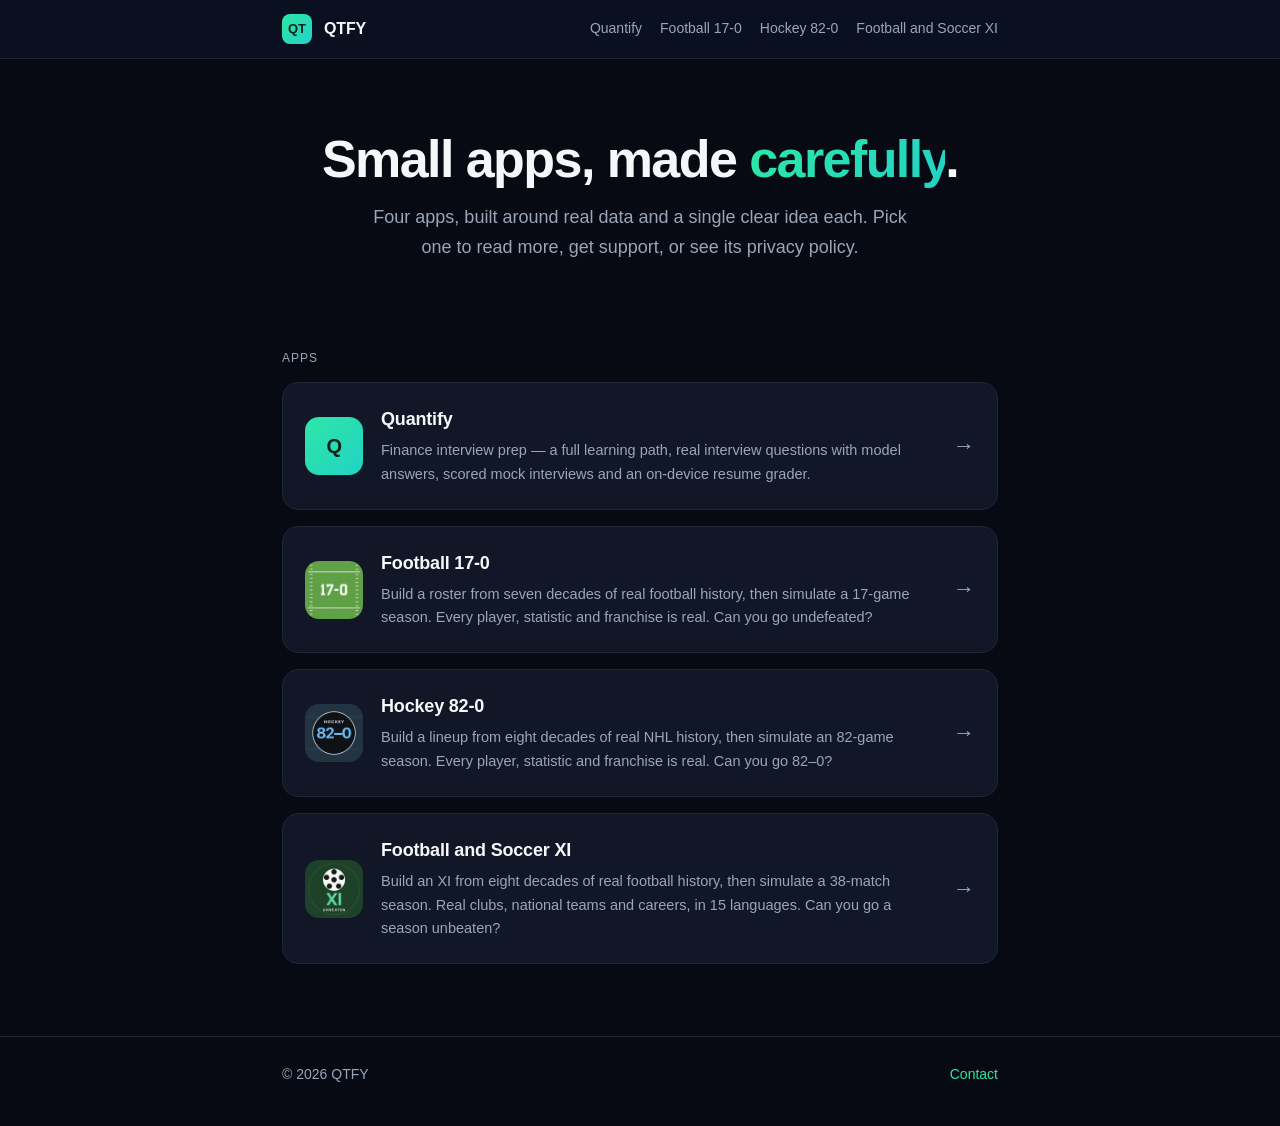
<file: index.html>
<!doctype html>
<html lang="en">
<head>
<meta charset="utf-8">
<meta name="viewport" content="width=device-width, initial-scale=1">
<title>QTFY — Apps</title>
<meta name="description" content="QTFY builds focused apps: Quantify, a finance interview prep app, and three sports puzzles built on real historical data: Football 17-0, Hockey 82-0 and Football and Soccer XI.">
<link rel="stylesheet" href="style.css">
</head>
<body>

<header>
  <div class="wrap">
    <div class="logo">QT</div>
    <span class="brand">QTFY</span>
    <nav>
      <a href="quantify.html">Quantify</a>
      <a href="football170/">Football 17-0</a>
      <a href="hockey820/">Hockey 82-0</a>
      <a href="unbeatenxi/">Football and Soccer XI</a>
    </nav>
  </div>
</header>

<main class="wrap">

  <section class="hero">
    <h1>Small apps, made <span class="grad">carefully</span>.</h1>
    <p>
      Four apps, built around real data and a single clear idea each.
      Pick one to read more, get support, or see its privacy policy.
    </p>
  </section>

  <p class="section-label">Apps</p>
  <section class="apps">

    <a class="app-card" href="quantify.html">
      <div class="mark quantify">Q</div>
      <div>
        <h3>Quantify</h3>
        <p>Finance interview prep — a full learning path, real interview
           questions with model answers, scored mock interviews and an
           on-device resume grader.</p>
      </div>
      <span class="go">→</span>
    </a>

    <a class="app-card" href="football170/">
      <img class="mark" src="football170/icon.png" alt="Football 17-0 app icon">
      <div>
        <h3>Football 17-0</h3>
        <p>Build a roster from seven decades of real football history, then
           simulate a 17-game season. Every player, statistic and franchise is
           real. Can you go undefeated?</p>
      </div>
      <span class="go">→</span>
    </a>

    <a class="app-card" href="hockey820/">
      <img class="mark" src="hockey820/icon.png" alt="Hockey 82-0 app icon">
      <div>
        <h3>Hockey 82-0</h3>
        <p>Build a lineup from eight decades of real NHL history, then
           simulate an 82-game season. Every player, statistic and franchise is
           real. Can you go 82–0?</p>
      </div>
      <span class="go">→</span>
    </a>

    <a class="app-card" href="unbeatenxi/">
      <img class="mark" src="unbeatenxi/icon.png" alt="Football and Soccer XI app icon">
      <div>
        <h3>Football and Soccer XI</h3>
        <p>Build an XI from eight decades of real football history, then
           simulate a 38-match season. Real clubs, national teams and careers,
           in 15 languages. Can you go a season unbeaten?</p>
      </div>
      <span class="go">→</span>
    </a>

  </section>

</main>

<footer>
  <div class="wrap">
    <span>© 2026 QTFY</span>
    <nav>
      <a href="mailto:rishthewizard@gmail.com">Contact</a>
    </nav>
  </div>
</footer>

</body>
</html>
</file>
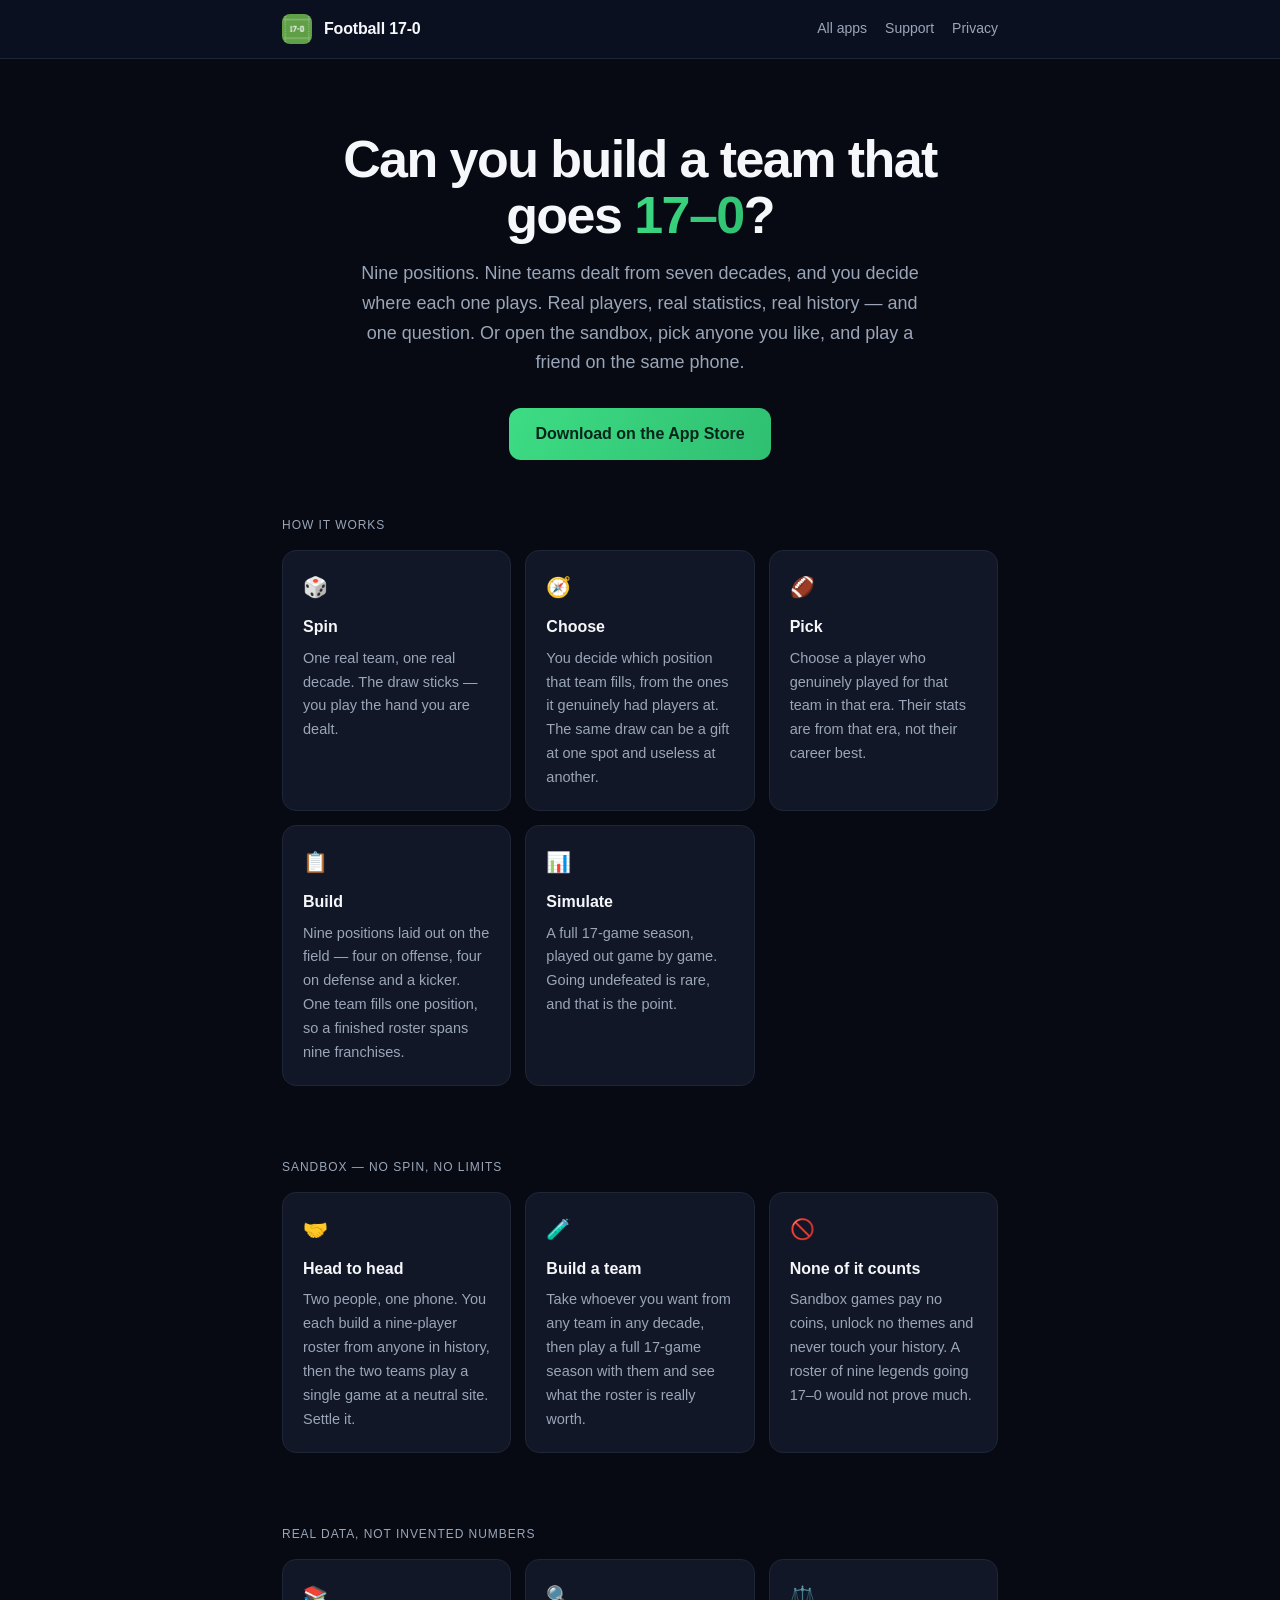
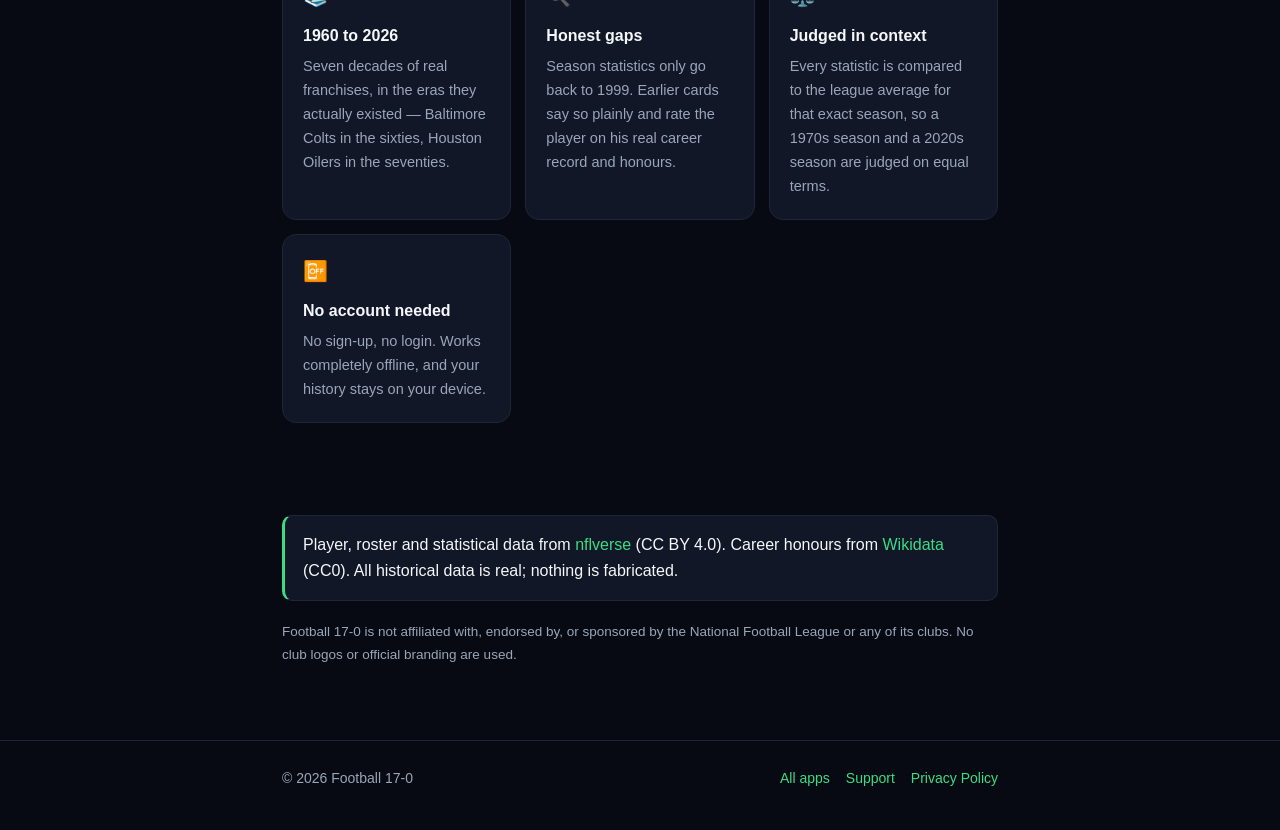
<file: football170/index.html>
<!doctype html>
<html lang="en">
<head>
<meta charset="utf-8">
<meta name="viewport" content="width=device-width, initial-scale=1">
<title>Football 17-0 — Build a perfect roster</title>
<meta name="description" content="Football 17-0 deals you one real franchise from one real decade — you decide which position it fills. Pick players who actually played there, then simulate a 17-game season. Or play a friend on one phone in sandbox mode. Real historical data throughout.">
<link rel="stylesheet" href="../style.css">
<link rel="icon" type="image/png" href="icon.png">
<link rel="apple-touch-icon" href="icon.png">
</head>
<body class="app-football">

<header>
  <div class="wrap">
    <img class="logo" src="icon.png" alt="Football 17-0 app icon">
    <span class="brand">Football 17-0</span>
    <nav>
      <a href="../index.html">All apps</a>
      <a href="support.html">Support</a>
      <a href="privacy.html">Privacy</a>
    </nav>
  </div>
</header>

<main class="wrap">

  <section class="hero">
    <h1>Can you build a team that goes <span class="grad">17–0</span>?</h1>
    <p>
      Nine positions. Nine teams dealt from seven decades, and you decide where
      each one plays. Real players, real statistics, real history — and one
      question. Or open the sandbox, pick anyone you like, and play a friend on
      the same phone.
    </p>
    <a class="btn" href="https://apps.apple.com/us/app/football-17-0/id6799366768">Download on the App Store</a>
  </section>

  <p class="section-label">How it works</p>
  <section class="features">
    <div class="card">
      <div class="ico">🎲</div>
      <h3>Spin</h3>
      <p>One real team, one real decade. The draw sticks — you play the hand you
         are dealt.</p>
    </div>
    <div class="card">
      <div class="ico">🧭</div>
      <h3>Choose</h3>
      <p>You decide which position that team fills, from the ones it genuinely
         had players at. The same draw can be a gift at one spot and useless at
         another.</p>
    </div>
    <div class="card">
      <div class="ico">🏈</div>
      <h3>Pick</h3>
      <p>Choose a player who genuinely played for that team in that era. Their
         stats are from that era, not their career best.</p>
    </div>
    <div class="card">
      <div class="ico">📋</div>
      <h3>Build</h3>
      <p>Nine positions laid out on the field — four on offense, four on
         defense and a kicker. One team fills one position, so a finished
         roster spans nine franchises.</p>
    </div>
    <div class="card">
      <div class="ico">📊</div>
      <h3>Simulate</h3>
      <p>A full 17-game season, played out game by game. Going undefeated is
         rare, and that is the point.</p>
    </div>
  </section>

  <p class="section-label">Sandbox — no spin, no limits</p>
  <section class="features">
    <div class="card">
      <div class="ico">🤝</div>
      <h3>Head to head</h3>
      <p>Two people, one phone. You each build a nine-player roster from
         anyone in history, then the two teams play a single game at a neutral
         site. Settle it.</p>
    </div>
    <div class="card">
      <div class="ico">🧪</div>
      <h3>Build a team</h3>
      <p>Take whoever you want from any team in any decade, then play a full
         17-game season with them and see what the roster is really worth.</p>
    </div>
    <div class="card">
      <div class="ico">🚫</div>
      <h3>None of it counts</h3>
      <p>Sandbox games pay no coins, unlock no themes and never touch your
         history. A roster of nine legends going 17–0 would not prove much.</p>
    </div>
  </section>

  <p class="section-label">Real data, not invented numbers</p>
  <section class="features">
    <div class="card">
      <div class="ico">📚</div>
      <h3>1960 to 2026</h3>
      <p>Seven decades of real franchises, in the eras they actually existed —
         Baltimore Colts in the sixties, Houston Oilers in the seventies.</p>
    </div>
    <div class="card">
      <div class="ico">🔍</div>
      <h3>Honest gaps</h3>
      <p>Season statistics only go back to 1999. Earlier cards say so plainly
         and rate the player on his real career record and honours.</p>
    </div>
    <div class="card">
      <div class="ico">⚖️</div>
      <h3>Judged in context</h3>
      <p>Every statistic is compared to the league average for that exact
         season, so a 1970s season and a 2020s season are judged on equal terms.</p>
    </div>
    <div class="card">
      <div class="ico">📴</div>
      <h3>No account needed</h3>
      <p>No sign-up, no login. Works completely offline, and your history stays
         on your device.</p>
    </div>
  </section>

  <div class="callout">
    <p>
      Player, roster and statistical data from
      <a href="https://github.com/nflverse">nflverse</a> (CC BY 4.0). Career
      honours from <a href="https://www.wikidata.org">Wikidata</a> (CC0).
      All historical data is real; nothing is fabricated.
    </p>
  </div>

  <p style="color:var(--muted);font-size:13.5px;padding-bottom:60px;">
    Football 17-0 is not affiliated with, endorsed by, or sponsored by the
    National Football League or any of its clubs. No club logos or official
    branding are used.
  </p>

</main>

<footer>
  <div class="wrap">
    <span>© 2026 Football 17-0</span>
    <nav>
      <a href="../index.html">All apps</a>
      <a href="support.html">Support</a>
      <a href="privacy.html">Privacy Policy</a>
    </nav>
  </div>
</footer>

</body>
</html>
</file>
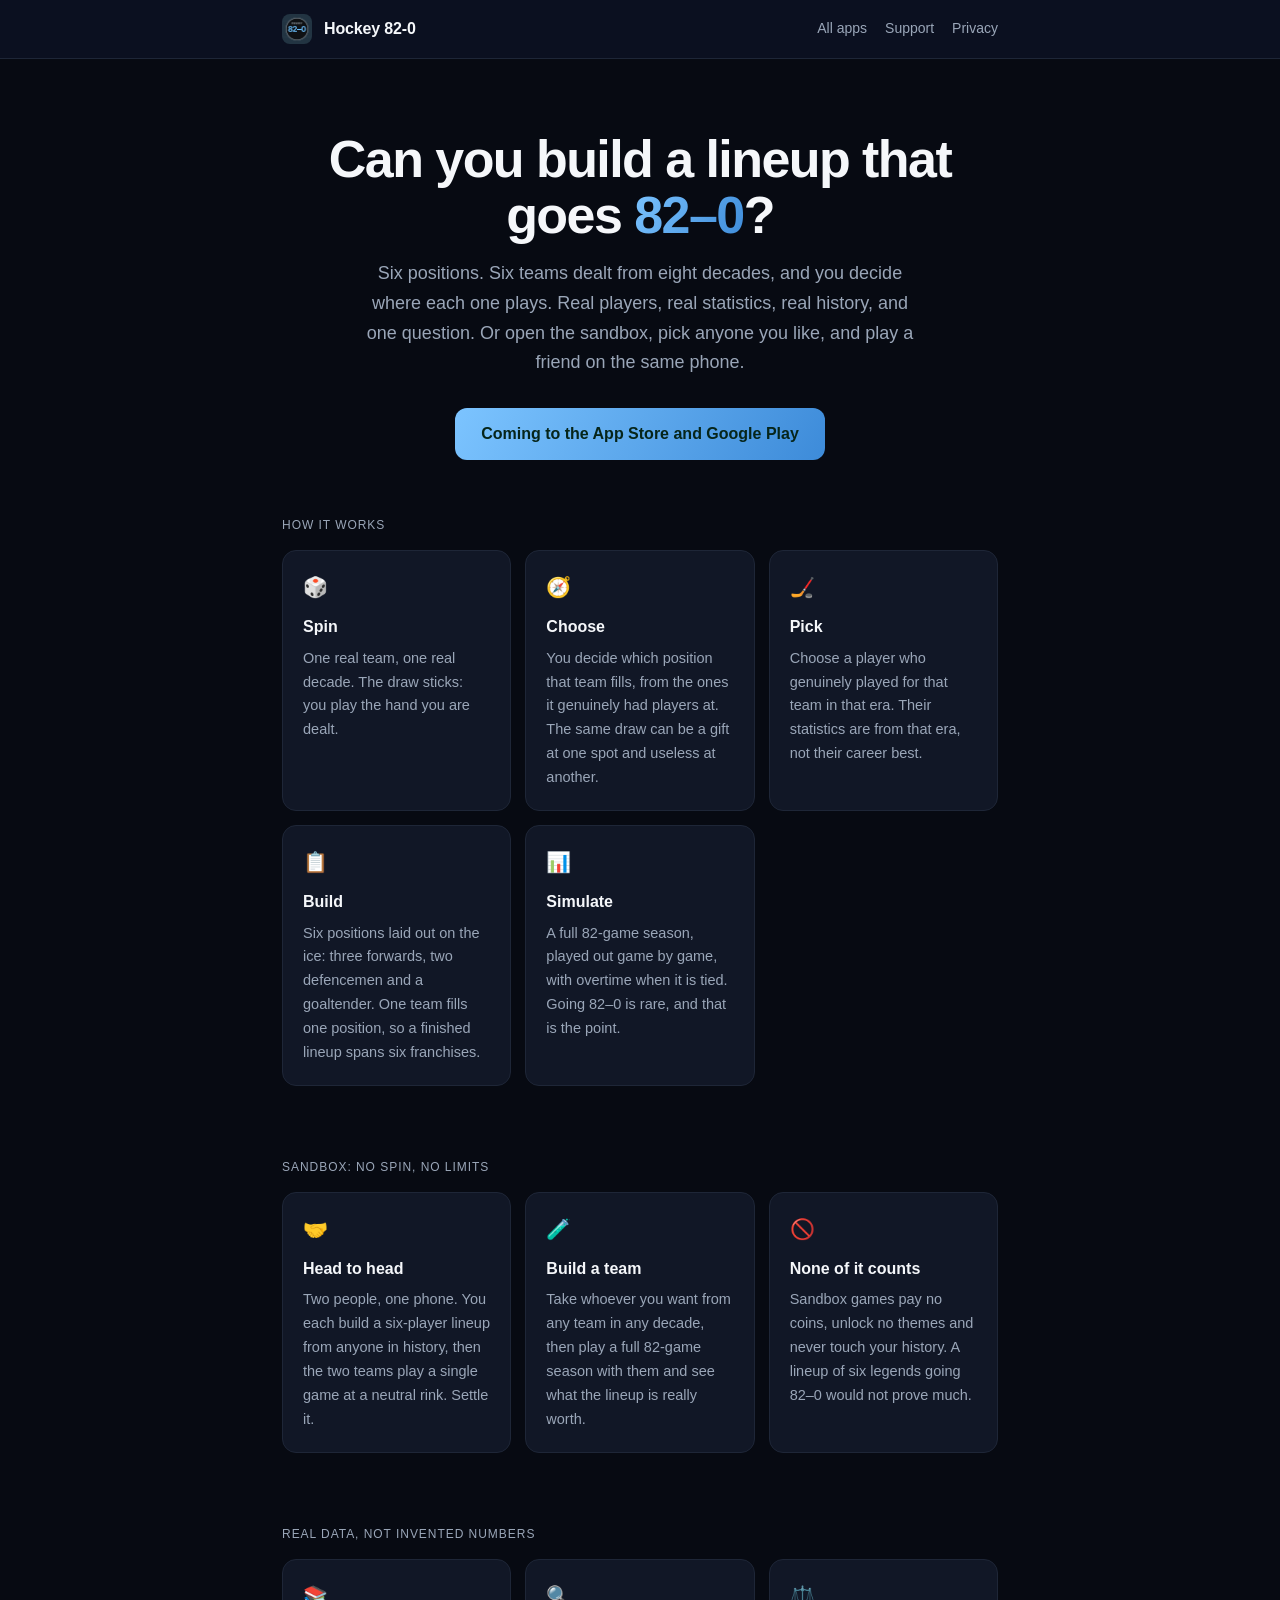
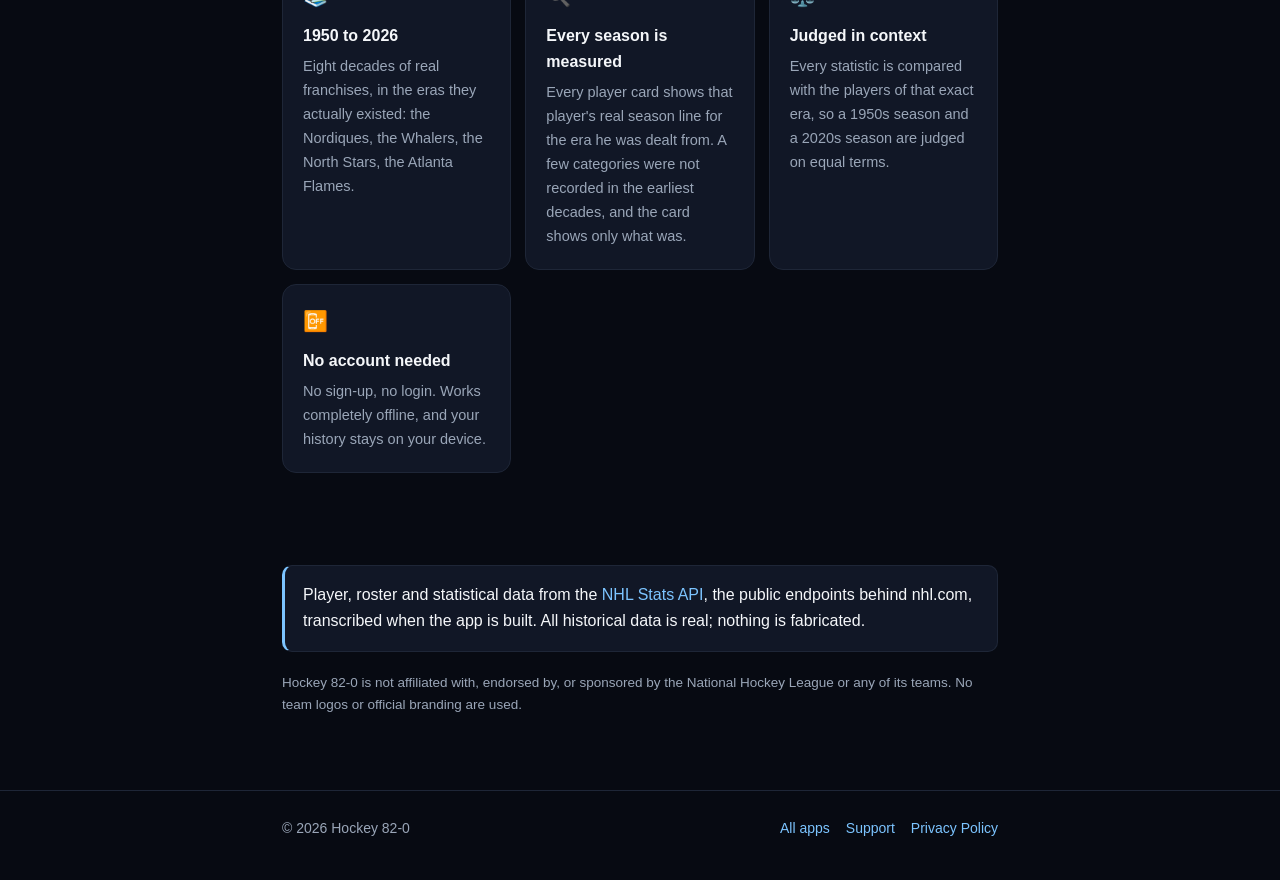
<file: hockey820/index.html>
<!doctype html>
<html lang="en">
<head>
<meta charset="utf-8">
<meta name="viewport" content="width=device-width, initial-scale=1">
<title>Hockey 82-0 — Build a perfect lineup</title>
<meta name="description" content="Hockey 82-0 deals you one real NHL franchise from one real decade. You decide which position it fills, pick a player who actually played there, then simulate an 82-game season. Real statistics from 1950 to today.">
<link rel="stylesheet" href="../style.css">
<link rel="icon" type="image/png" href="icon.png">
<link rel="apple-touch-icon" href="icon.png">
</head>
<body class="app-hockey">

<header>
  <div class="wrap">
    <img class="logo" src="icon.png" alt="Hockey 82-0 app icon">
    <span class="brand">Hockey 82-0</span>
    <nav>
      <a href="../index.html">All apps</a>
      <a href="support.html">Support</a>
      <a href="privacy.html">Privacy</a>
    </nav>
  </div>
</header>

<main class="wrap">

  <section class="hero">
    <h1>Can you build a lineup that goes <span class="grad">82–0</span>?</h1>
    <p>
      Six positions. Six teams dealt from eight decades, and you decide where each one plays. Real players, real statistics, real history, and one question. Or open the sandbox, pick anyone you like, and play a friend on the same phone.
    </p>
    <!-- TODO: replace with the store links once the app is live. -->
    <a class="btn" href="#">Coming to the App Store and Google Play</a>
  </section>

  <p class="section-label">How it works</p>
  <section class="features">
    <div class="card">
      <div class="ico">🎲</div>
      <h3>Spin</h3>
      <p>One real team, one real decade. The draw sticks: you play the hand you
         are dealt.</p>
    </div>
    <div class="card">
      <div class="ico">🧭</div>
      <h3>Choose</h3>
      <p>You decide which position that team fills, from the ones it genuinely
         had players at. The same draw can be a gift at one spot and useless at
         another.</p>
    </div>
    <div class="card">
      <div class="ico">🏒</div>
      <h3>Pick</h3>
      <p>Choose a player who genuinely played for that team in that era. Their statistics are from that era, not their career best.</p>
    </div>
    <div class="card">
      <div class="ico">📋</div>
      <h3>Build</h3>
      <p>Six positions laid out on the ice: three forwards, two defencemen and a goaltender. One team fills one position, so a finished lineup spans six franchises.</p>
    </div>
    <div class="card">
      <div class="ico">📊</div>
      <h3>Simulate</h3>
      <p>A full 82-game season, played out game by game, with overtime when it is tied. Going 82–0 is rare, and that is the point.</p>
    </div>
  </section>

  <p class="section-label">Sandbox: no spin, no limits</p>
  <section class="features">
    <div class="card">
      <div class="ico">🤝</div>
      <h3>Head to head</h3>
      <p>Two people, one phone. You each build a six-player lineup from anyone in history, then the two teams play a single game at a neutral rink. Settle it.</p>
    </div>
    <div class="card">
      <div class="ico">🧪</div>
      <h3>Build a team</h3>
      <p>Take whoever you want from any team in any decade, then play a full 82-game season with them and see what the lineup is really worth.</p>
    </div>
    <div class="card">
      <div class="ico">🚫</div>
      <h3>None of it counts</h3>
      <p>Sandbox games pay no coins, unlock no themes and never touch your history. A lineup of six legends going 82–0 would not prove much.</p>
    </div>
  </section>

  <p class="section-label">Real data, not invented numbers</p>
  <section class="features">
    <div class="card">
      <div class="ico">📚</div>
      <h3>1950 to 2026</h3>
      <p>Eight decades of real franchises, in the eras they actually existed: the Nordiques, the Whalers, the North Stars, the Atlanta Flames.</p>
    </div>
    <div class="card">
      <div class="ico">🔍</div>
      <h3>Every season is measured</h3>
      <p>Every player card shows that player's real season line for the era he was dealt from. A few categories were not recorded in the earliest decades, and the card shows only what was.</p>
    </div>
    <div class="card">
      <div class="ico">⚖️</div>
      <h3>Judged in context</h3>
      <p>Every statistic is compared with the players of that exact era, so a
         1950s season and a 2020s season are judged on equal terms.</p>
    </div>
    <div class="card">
      <div class="ico">📴</div>
      <h3>No account needed</h3>
      <p>No sign-up, no login. Works completely offline, and your history stays
         on your device.</p>
    </div>
  </section>

  <div class="callout">
    <p>
      Player, roster and statistical data from the <a href="https://www.nhl.com/stats/">NHL Stats API</a>, the public endpoints behind nhl.com, transcribed when the app is built. All historical data is real; nothing is fabricated.
    </p>
  </div>

  <p style="color:var(--muted);font-size:13.5px;padding-bottom:60px;">
    Hockey 82-0 is not affiliated with, endorsed by, or sponsored by the National Hockey League or any of its teams. No team logos or official branding are used.
  </p>

</main>

<footer>
  <div class="wrap">
    <span>© 2026 Hockey 82-0</span>
    <nav>
      <a href="../index.html">All apps</a>
      <a href="support.html">Support</a>
      <a href="privacy.html">Privacy Policy</a>
    </nav>
  </div>
</footer>

</body>
</html>
</file>
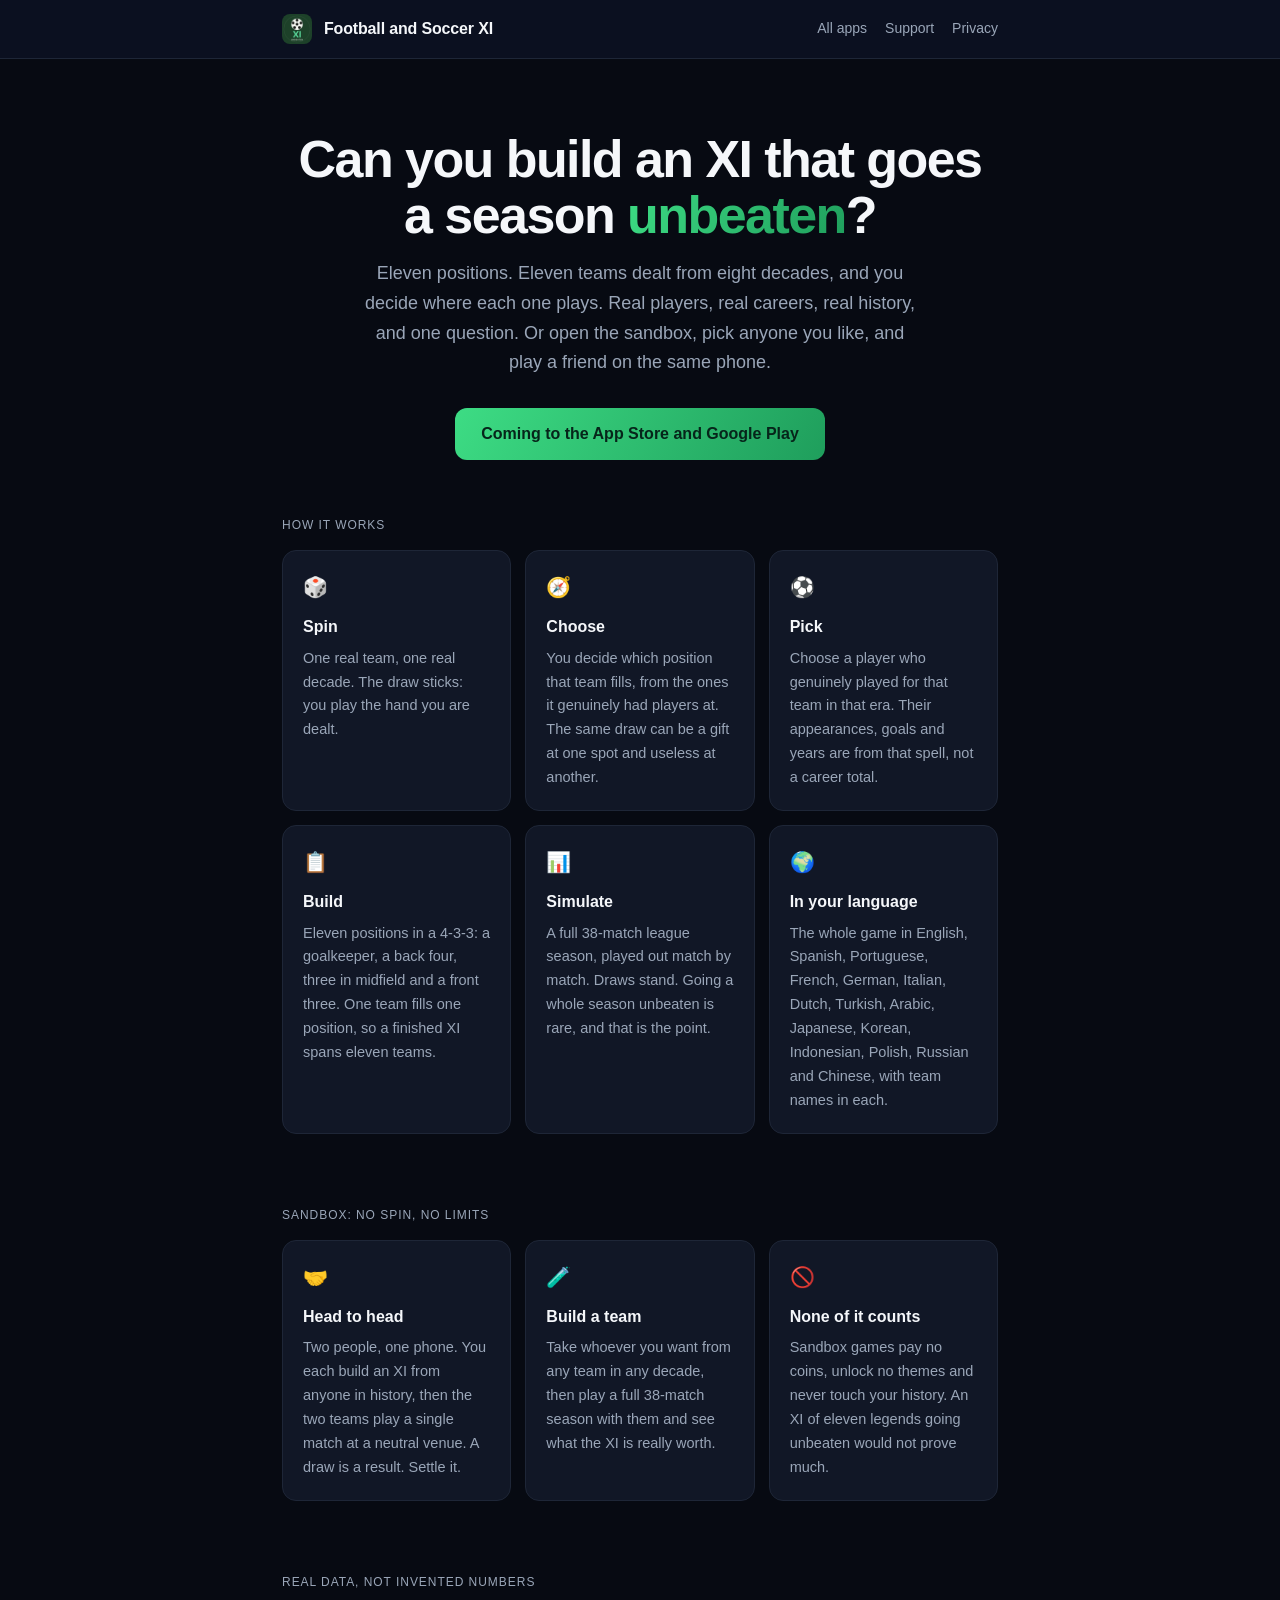
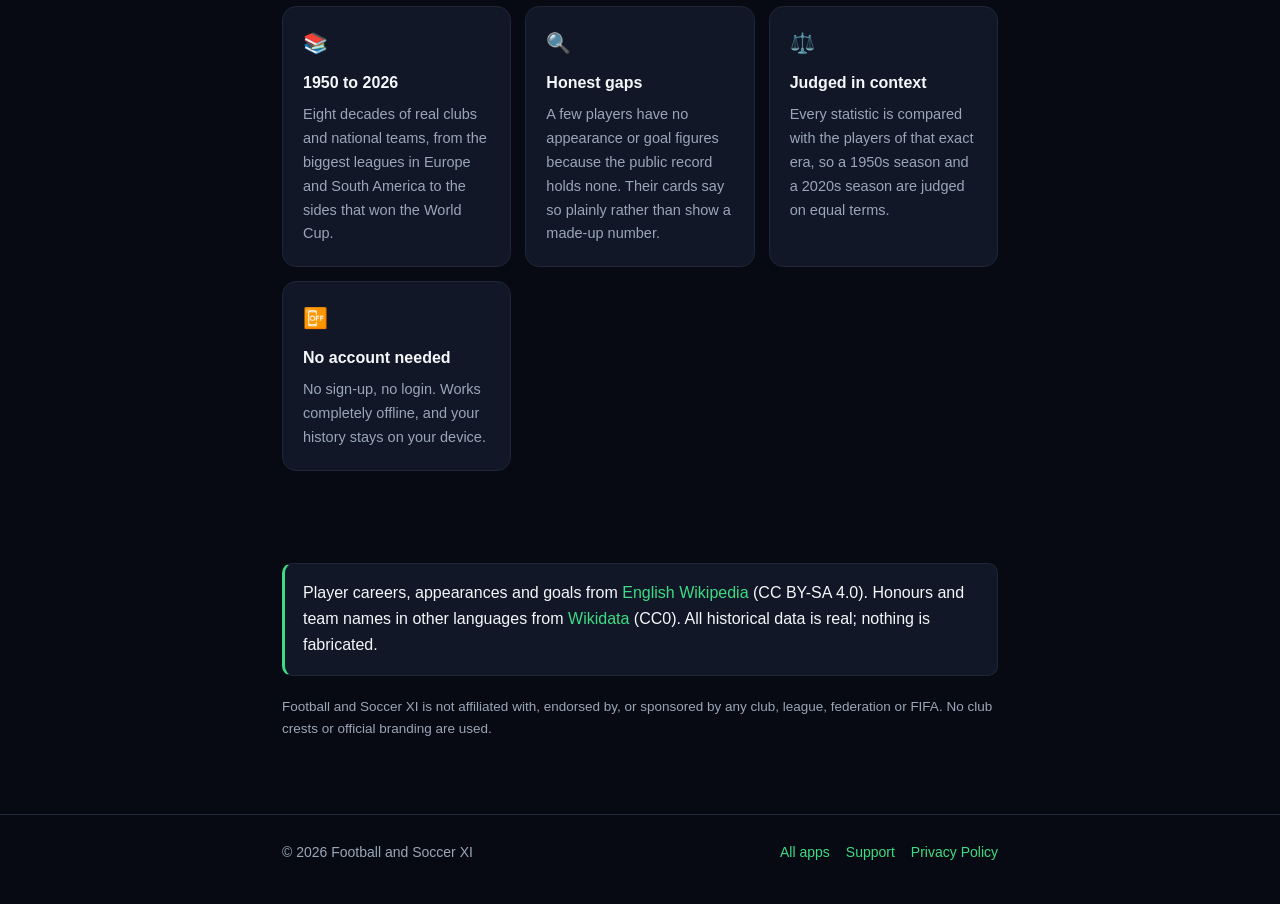
<file: unbeatenxi/index.html>
<!doctype html>
<html lang="en">
<head>
<meta charset="utf-8">
<meta name="viewport" content="width=device-width, initial-scale=1">
<title>Football and Soccer XI — Build an unbeaten XI</title>
<meta name="description" content="Football and Soccer XI deals you one real club or national team from one real decade. You decide which position it fills, pick a player who actually played there, then simulate a 38-match season. Real careers from 1950 to today, in 15 languages.">
<link rel="stylesheet" href="../style.css">
<link rel="icon" type="image/png" href="icon.png">
<link rel="apple-touch-icon" href="icon.png">
</head>
<body class="app-xi">

<header>
  <div class="wrap">
    <img class="logo" src="icon.png" alt="Football and Soccer XI app icon">
    <span class="brand">Football and Soccer XI</span>
    <nav>
      <a href="../index.html">All apps</a>
      <a href="support.html">Support</a>
      <a href="privacy.html">Privacy</a>
    </nav>
  </div>
</header>

<main class="wrap">

  <section class="hero">
    <h1>Can you build an XI that goes a season <span class="grad">unbeaten</span>?</h1>
    <p>
      Eleven positions. Eleven teams dealt from eight decades, and you decide where each one plays. Real players, real careers, real history, and one question. Or open the sandbox, pick anyone you like, and play a friend on the same phone.
    </p>
    <!-- TODO: replace with the store links once the app is live. -->
    <a class="btn" href="#">Coming to the App Store and Google Play</a>
  </section>

  <p class="section-label">How it works</p>
  <section class="features">
    <div class="card">
      <div class="ico">🎲</div>
      <h3>Spin</h3>
      <p>One real team, one real decade. The draw sticks: you play the hand you
         are dealt.</p>
    </div>
    <div class="card">
      <div class="ico">🧭</div>
      <h3>Choose</h3>
      <p>You decide which position that team fills, from the ones it genuinely
         had players at. The same draw can be a gift at one spot and useless at
         another.</p>
    </div>
    <div class="card">
      <div class="ico">⚽</div>
      <h3>Pick</h3>
      <p>Choose a player who genuinely played for that team in that era. Their appearances, goals and years are from that spell, not a career total.</p>
    </div>
    <div class="card">
      <div class="ico">📋</div>
      <h3>Build</h3>
      <p>Eleven positions in a 4-3-3: a goalkeeper, a back four, three in midfield and a front three. One team fills one position, so a finished XI spans eleven teams.</p>
    </div>
    <div class="card">
      <div class="ico">📊</div>
      <h3>Simulate</h3>
      <p>A full 38-match league season, played out match by match. Draws stand. Going a whole season unbeaten is rare, and that is the point.</p>
    </div>
    <div class="card">
      <div class="ico">🌍</div>
      <h3>In your language</h3>
      <p>The whole game in English, Spanish, Portuguese, French, German, Italian,
         Dutch, Turkish, Arabic, Japanese, Korean, Indonesian, Polish, Russian
         and Chinese, with team names in each.</p>
    </div>
  </section>

  <p class="section-label">Sandbox: no spin, no limits</p>
  <section class="features">
    <div class="card">
      <div class="ico">🤝</div>
      <h3>Head to head</h3>
      <p>Two people, one phone. You each build an XI from anyone in history, then the two teams play a single match at a neutral venue. A draw is a result. Settle it.</p>
    </div>
    <div class="card">
      <div class="ico">🧪</div>
      <h3>Build a team</h3>
      <p>Take whoever you want from any team in any decade, then play a full 38-match season with them and see what the XI is really worth.</p>
    </div>
    <div class="card">
      <div class="ico">🚫</div>
      <h3>None of it counts</h3>
      <p>Sandbox games pay no coins, unlock no themes and never touch your history. An XI of eleven legends going unbeaten would not prove much.</p>
    </div>
  </section>

  <p class="section-label">Real data, not invented numbers</p>
  <section class="features">
    <div class="card">
      <div class="ico">📚</div>
      <h3>1950 to 2026</h3>
      <p>Eight decades of real clubs and national teams, from the biggest leagues in Europe and South America to the sides that won the World Cup.</p>
    </div>
    <div class="card">
      <div class="ico">🔍</div>
      <h3>Honest gaps</h3>
      <p>A few players have no appearance or goal figures because the public record holds none. Their cards say so plainly rather than show a made-up number.</p>
    </div>
    <div class="card">
      <div class="ico">⚖️</div>
      <h3>Judged in context</h3>
      <p>Every statistic is compared with the players of that exact era, so a
         1950s season and a 2020s season are judged on equal terms.</p>
    </div>
    <div class="card">
      <div class="ico">📴</div>
      <h3>No account needed</h3>
      <p>No sign-up, no login. Works completely offline, and your history stays
         on your device.</p>
    </div>
  </section>

  <div class="callout">
    <p>
      Player careers, appearances and goals from <a href="https://en.wikipedia.org/">English Wikipedia</a> (CC BY-SA 4.0). Honours and team names in other languages from <a href="https://www.wikidata.org">Wikidata</a> (CC0). All historical data is real; nothing is fabricated.
    </p>
  </div>

  <p style="color:var(--muted);font-size:13.5px;padding-bottom:60px;">
    Football and Soccer XI is not affiliated with, endorsed by, or sponsored by any club, league, federation or FIFA. No club crests or official branding are used.
  </p>

</main>

<footer>
  <div class="wrap">
    <span>© 2026 Football and Soccer XI</span>
    <nav>
      <a href="../index.html">All apps</a>
      <a href="support.html">Support</a>
      <a href="privacy.html">Privacy Policy</a>
    </nav>
  </div>
</footer>

</body>
</html>
</file>
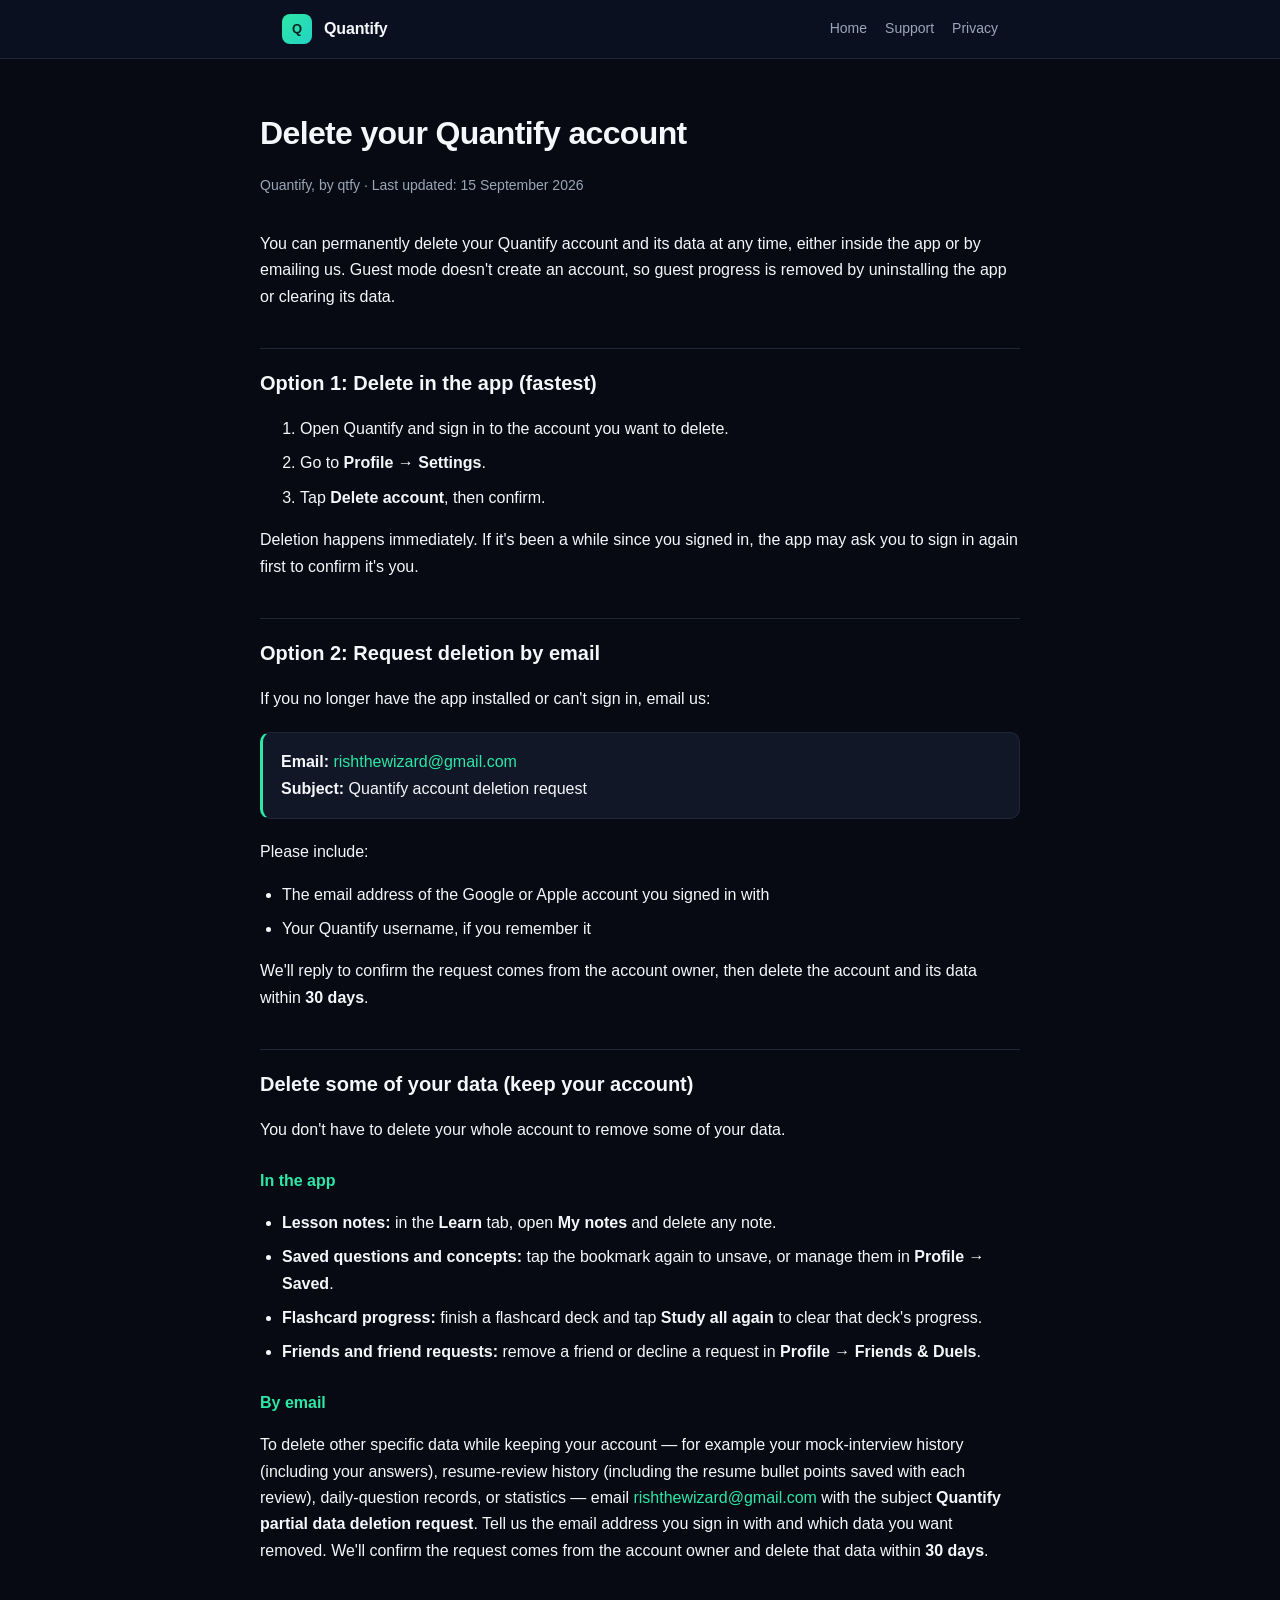
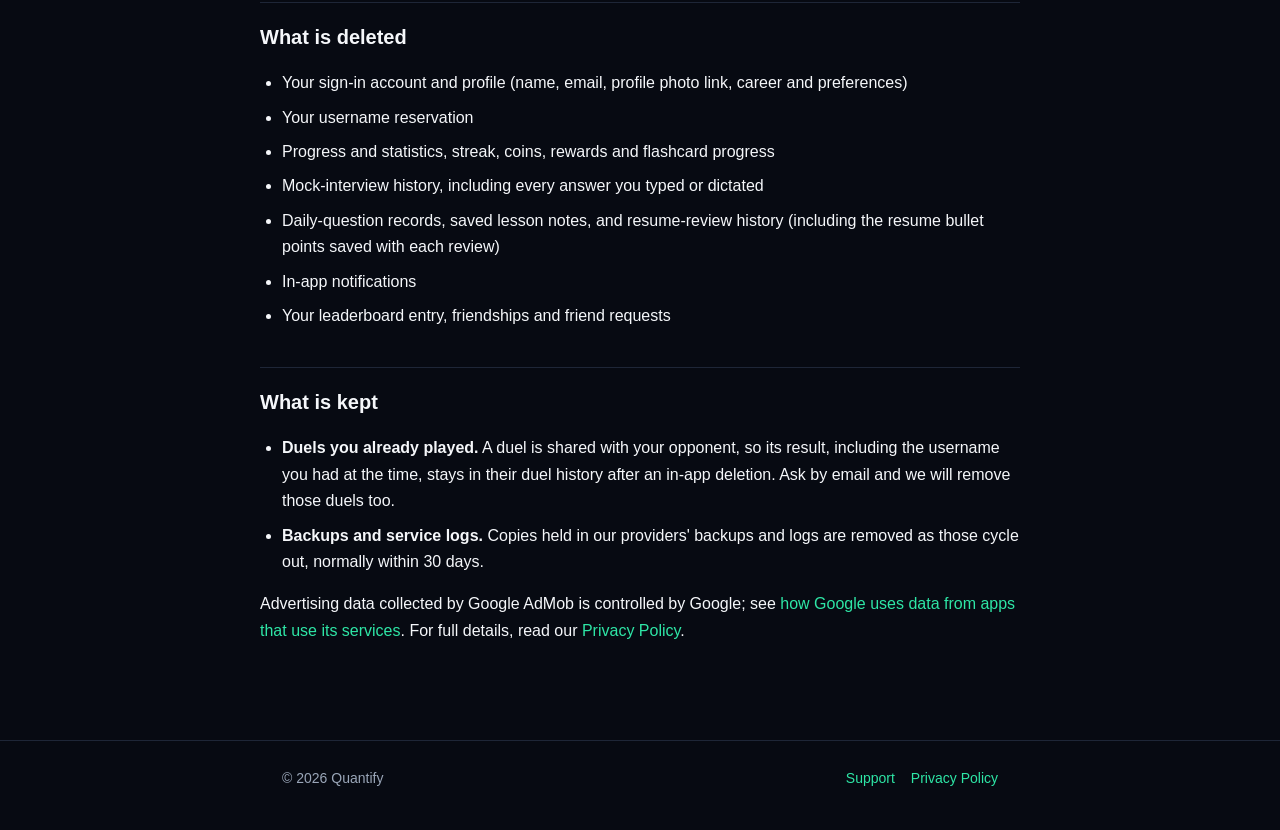
<file: delete-account.html>
<!doctype html>
<html lang="en">
<head>
<meta charset="utf-8">
<meta name="viewport" content="width=device-width, initial-scale=1">
<title>Delete Your Account — Quantify</title>
<meta name="description" content="How to delete your Quantify account and data, what is deleted, and what is kept.">
<link rel="stylesheet" href="style.css">
</head>
<body>

<header>
  <div class="wrap">
    <div class="logo">Q</div>
    <span class="brand">Quantify</span>
    <nav>
      <a href="index.html">Home</a>
      <a href="support.html">Support</a>
      <a href="privacy.html">Privacy</a>
    </nav>
  </div>
</header>

<main class="wrap doc">

  <h1>Delete your Quantify account</h1>
  <p class="updated">Quantify, by qtfy · Last updated: 15 September 2026</p>

  <p>
    You can permanently delete your Quantify account and its data at any time,
    either inside the app or by emailing us. Guest mode doesn't create an
    account, so guest progress is removed by uninstalling the app or clearing its
    data.
  </p>

  <h2>Option 1: Delete in the app (fastest)</h2>
  <ol>
    <li>Open Quantify and sign in to the account you want to delete.</li>
    <li>Go to <strong>Profile → Settings</strong>.</li>
    <li>Tap <strong>Delete account</strong>, then confirm.</li>
  </ol>
  <p>
    Deletion happens immediately. If it's been a while since you signed in, the
    app may ask you to sign in again first to confirm it's you.
  </p>

  <h2>Option 2: Request deletion by email</h2>
  <p>If you no longer have the app installed or can't sign in, email us:</p>
  <div class="callout">
    <p>
      <strong>Email:</strong>
      <a href="mailto:rishthewizard@gmail.com?subject=Quantify%20account%20deletion%20request">rishthewizard@gmail.com</a><br>
      <strong>Subject:</strong> Quantify account deletion request
    </p>
  </div>
  <p>Please include:</p>
  <ul>
    <li>The email address of the Google or Apple account you signed in with</li>
    <li>Your Quantify username, if you remember it</li>
  </ul>
  <p>
    We'll reply to confirm the request comes from the account owner, then delete
    the account and its data within <strong>30 days</strong>.
  </p>

  <h2 id="partial">Delete some of your data (keep your account)</h2>
  <p>You don't have to delete your whole account to remove some of your data.</p>
  <h3>In the app</h3>
  <ul>
    <li><strong>Lesson notes:</strong> in the <strong>Learn</strong> tab, open <strong>My notes</strong> and delete any note.</li>
    <li><strong>Saved questions and concepts:</strong> tap the bookmark again to unsave, or manage them in <strong>Profile → Saved</strong>.</li>
    <li><strong>Flashcard progress:</strong> finish a flashcard deck and tap <strong>Study all again</strong> to clear that deck's progress.</li>
    <li><strong>Friends and friend requests:</strong> remove a friend or decline a request in <strong>Profile → Friends &amp; Duels</strong>.</li>
  </ul>
  <h3>By email</h3>
  <p>
    To delete other specific data while keeping your account — for example your
    mock-interview history (including your answers), resume-review history
    (including the resume bullet points saved with each review), daily-question
    records, or statistics — email
    <a href="mailto:rishthewizard@gmail.com?subject=Quantify%20partial%20data%20deletion%20request">rishthewizard@gmail.com</a>
    with the subject <strong>Quantify partial data deletion request</strong>. Tell
    us the email address you sign in with and which data you want removed. We'll
    confirm the request comes from the account owner and delete that data within
    <strong>30 days</strong>.
  </p>

  <h2>What is deleted</h2>
  <ul>
    <li>Your sign-in account and profile (name, email, profile photo link, career and preferences)</li>
    <li>Your username reservation</li>
    <li>Progress and statistics, streak, coins, rewards and flashcard progress</li>
    <li>Mock-interview history, including every answer you typed or dictated</li>
    <li>Daily-question records, saved lesson notes, and resume-review history (including the resume bullet points saved with each review)</li>
    <li>In-app notifications</li>
    <li>Your leaderboard entry, friendships and friend requests</li>
  </ul>

  <h2>What is kept</h2>
  <ul>
    <li>
      <strong>Duels you already played.</strong> A duel is shared with your
      opponent, so its result, including the username you had at the time,
      stays in their duel history after an in-app deletion. Ask by email and we
      will remove those duels too.
    </li>
    <li>
      <strong>Backups and service logs.</strong> Copies held in our providers'
      backups and logs are removed as those cycle out, normally within 30 days.
    </li>
  </ul>
  <p>
    Advertising data collected by Google AdMob is controlled by Google; see
    <a href="https://policies.google.com/technologies/partner-sites" target="_blank" rel="noopener">how Google uses data from apps that use its services</a>.
    For full details, read our <a href="privacy.html">Privacy Policy</a>.
  </p>

</main>

<footer>
  <div class="wrap">
    <span>© 2026 Quantify</span>
    <nav>
      <a href="support.html">Support</a>
      <a href="privacy.html">Privacy Policy</a>
    </nav>
  </div>
</footer>

</body>
</html>
</file>
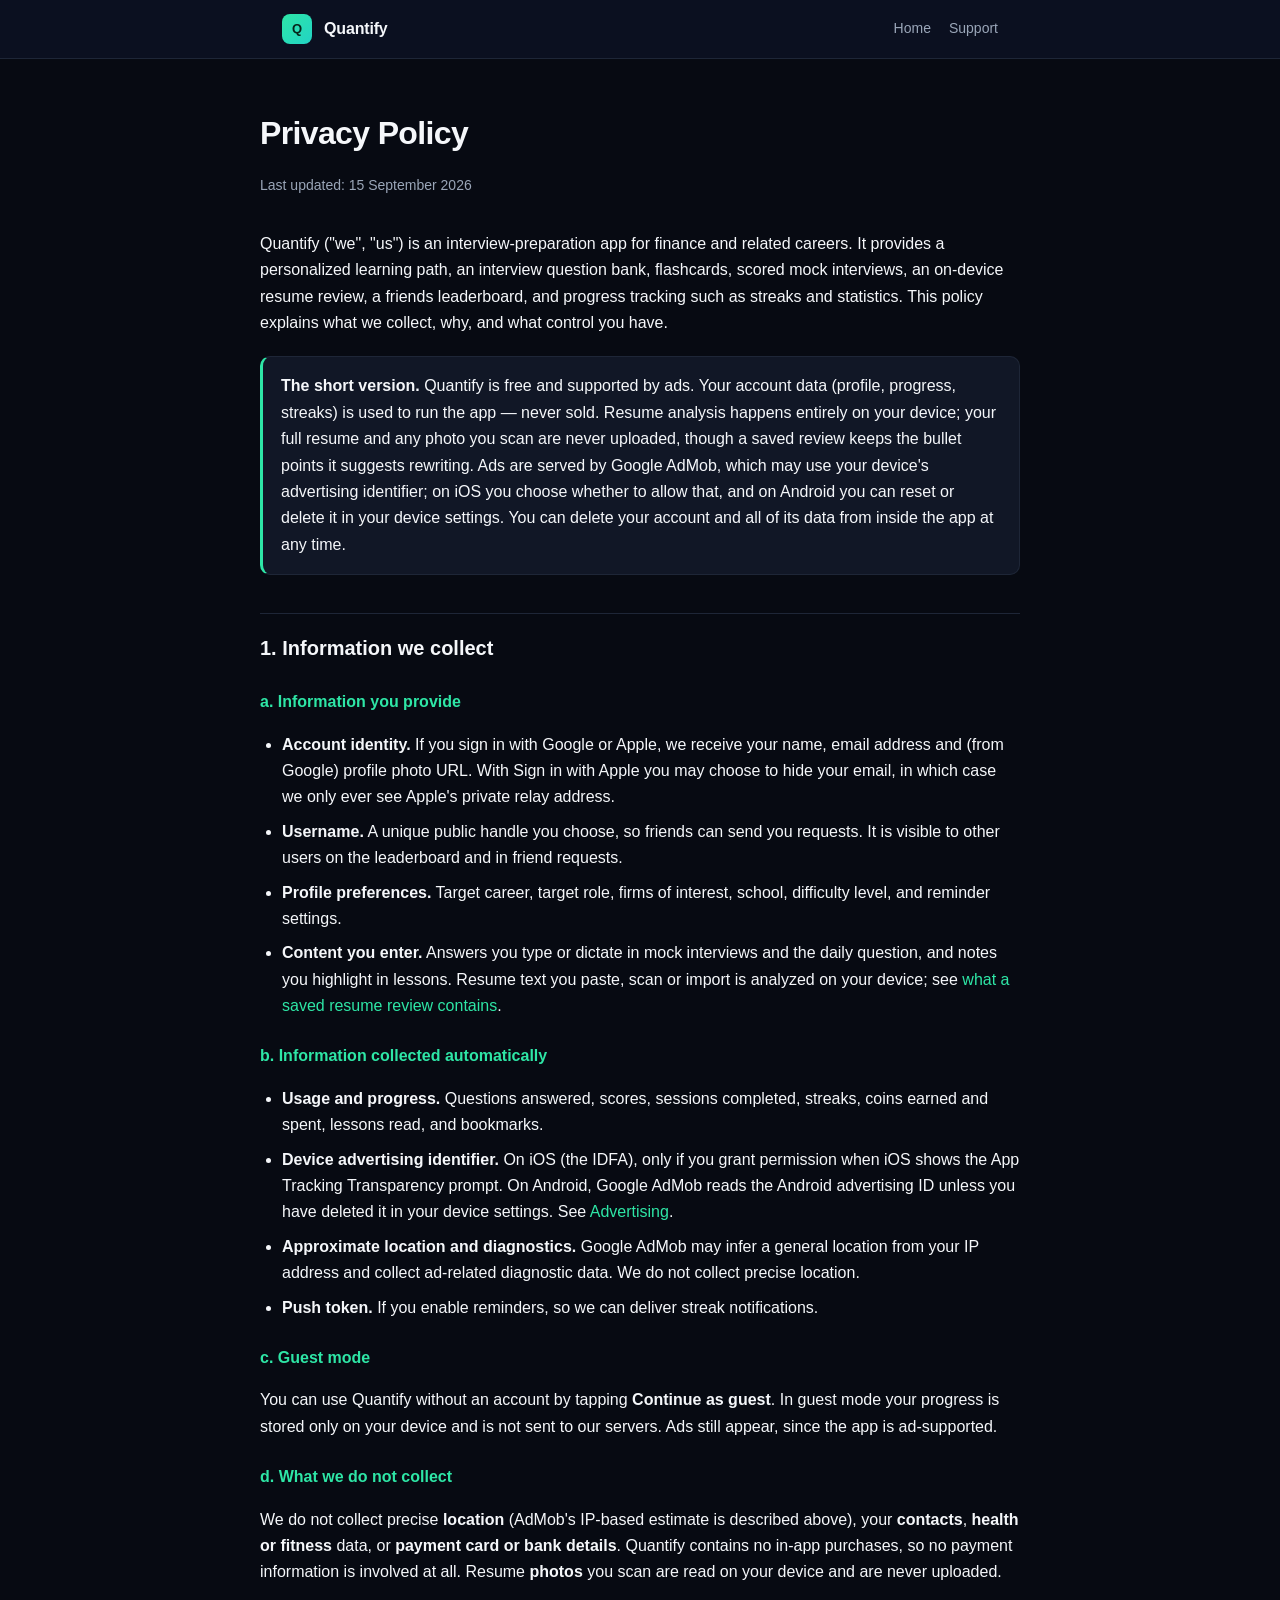
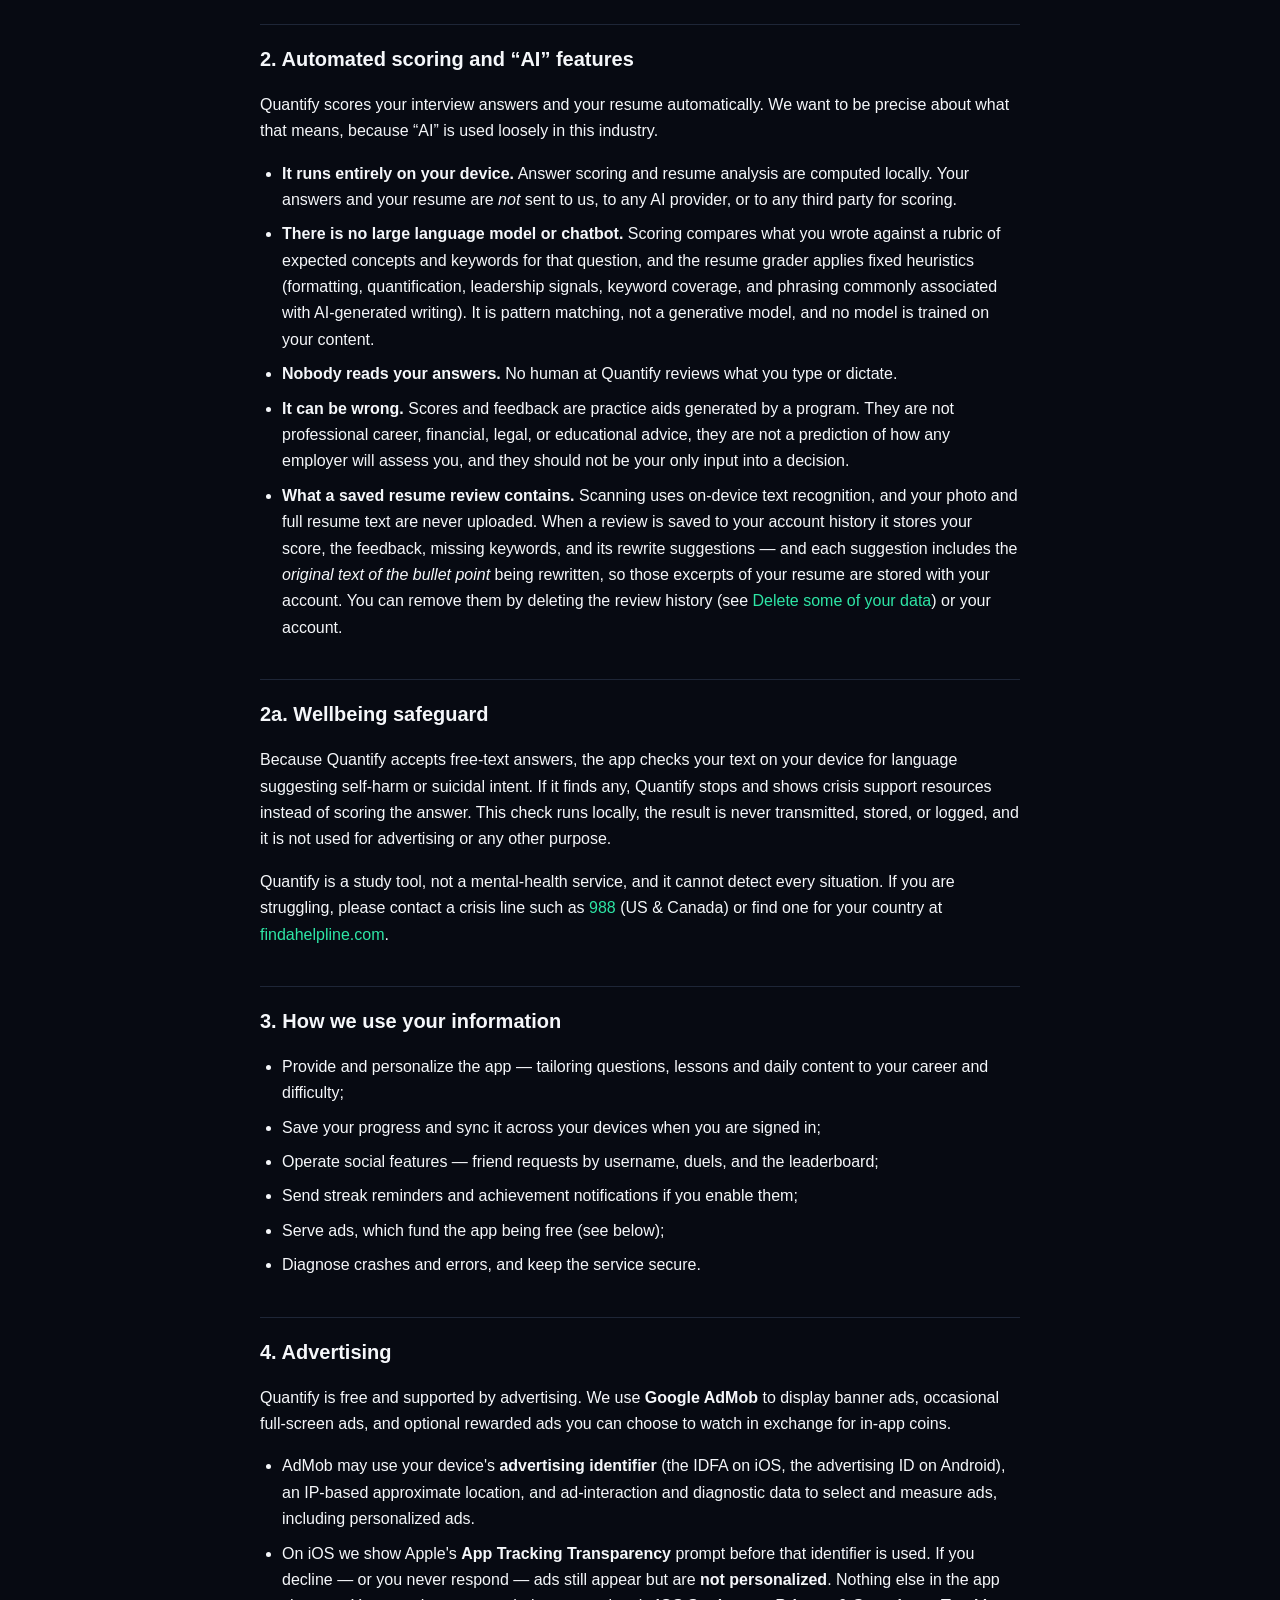
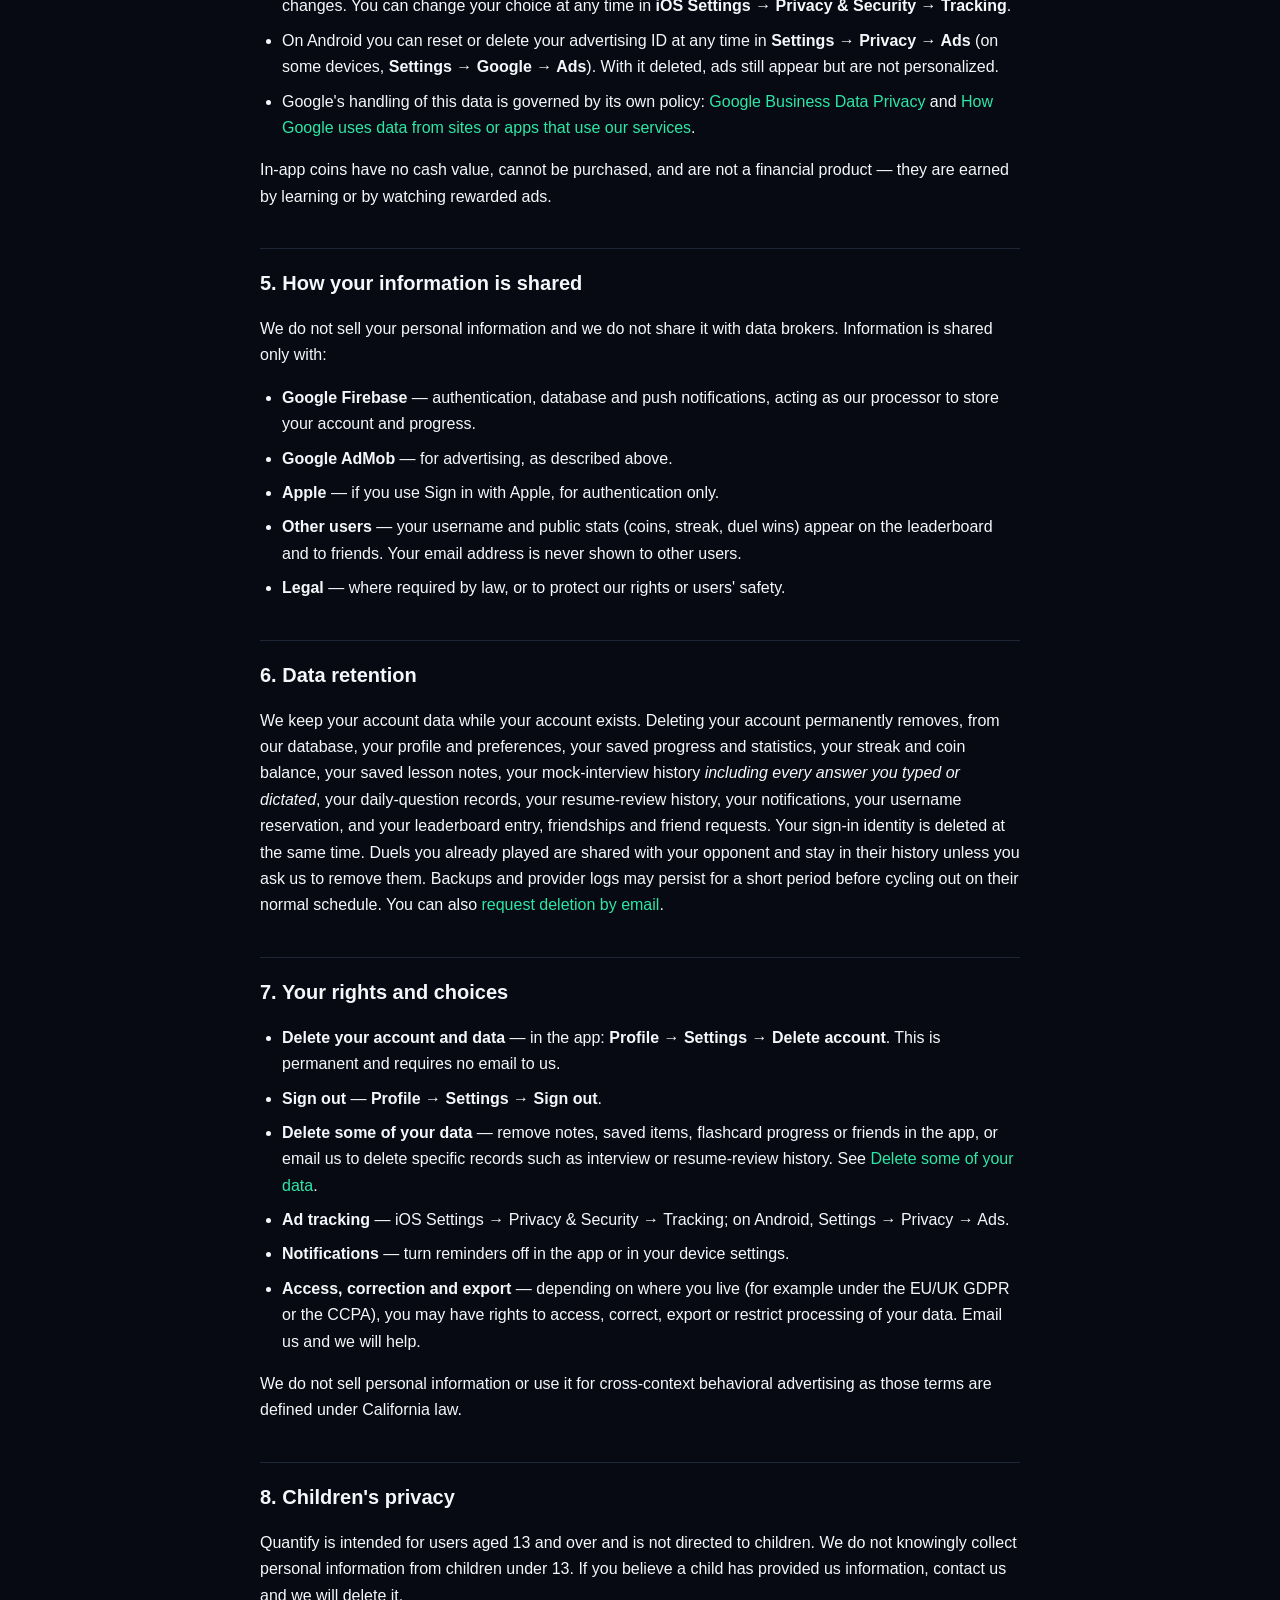
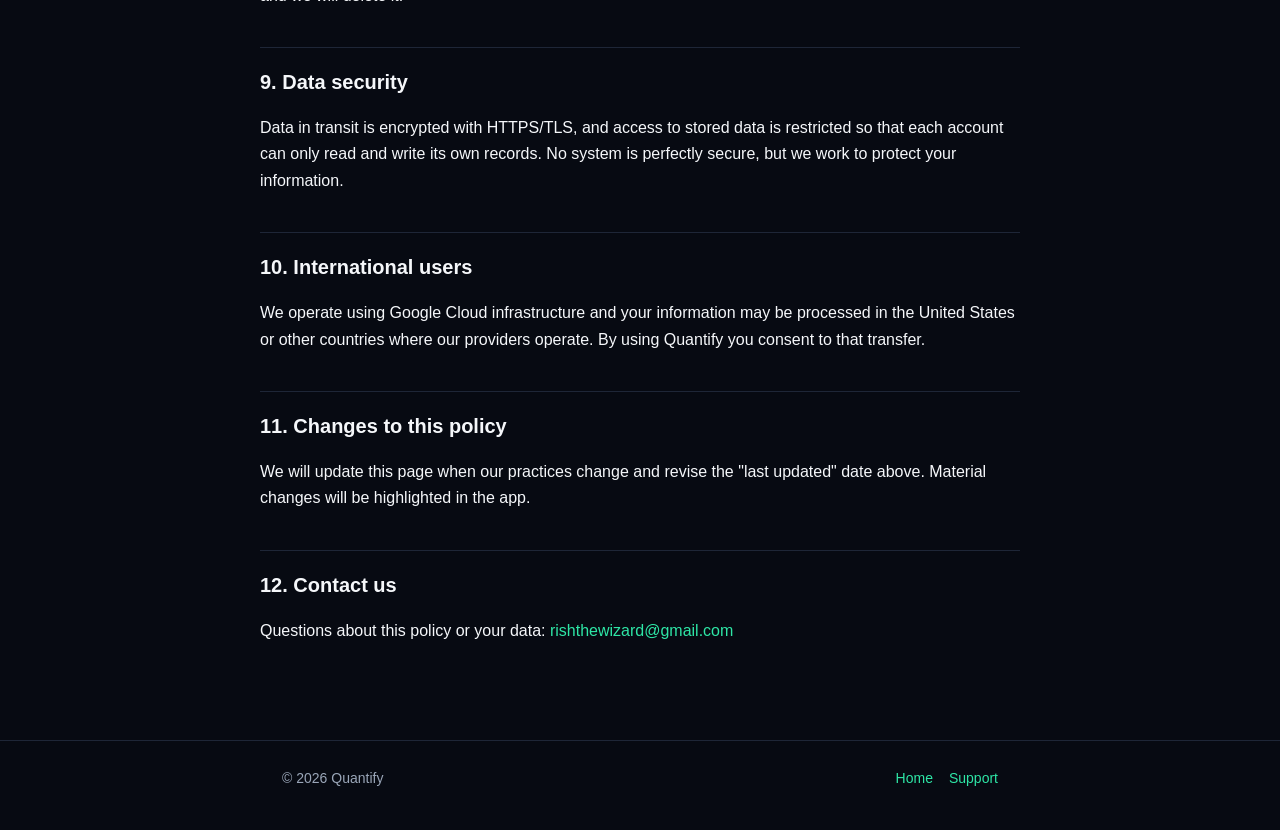
<file: privacy.html>
<!doctype html>
<html lang="en">
<head>
<meta charset="utf-8">
<meta name="viewport" content="width=device-width, initial-scale=1">
<title>Privacy Policy — Quantify</title>
<meta name="description" content="How Quantify handles your data: what we collect, how advertising works, and the controls you have.">
<link rel="stylesheet" href="style.css">
</head>
<body>

<header>
  <div class="wrap">
    <div class="logo">Q</div>
    <span class="brand">Quantify</span>
    <nav>
      <a href="index.html">Home</a>
      <a href="support.html">Support</a>
    </nav>
  </div>
</header>

<main class="wrap doc">

  <h1>Privacy Policy</h1>
  <p class="updated">Last updated: 15 September 2026</p>

  <p>
    Quantify ("we", "us") is an interview-preparation app for finance and related
    careers. It provides a personalized learning path, an interview question bank,
    flashcards, scored mock interviews, an on-device resume review, a friends
    leaderboard, and progress tracking such as streaks and statistics. This policy
    explains what we collect, why, and what control you have.
  </p>

  <div class="callout">
    <p>
      <strong>The short version.</strong> Quantify is free and supported by ads.
      Your account data (profile, progress, streaks) is used to run the app — never
      sold. Resume analysis happens entirely on your device; your full resume and
      any photo you scan are never uploaded, though a saved review keeps the
      bullet points it suggests rewriting. Ads are served by Google AdMob, which
      may use your device's advertising identifier; on iOS you choose whether to
      allow that, and on Android you can reset or delete it in your device
      settings. You can delete your account and all of its data from inside the
      app at any time.
    </p>
  </div>

  <h2>1. Information we collect</h2>

  <h3>a. Information you provide</h3>
  <ul>
    <li><strong>Account identity.</strong> If you sign in with Google or Apple, we receive your name, email address and (from Google) profile photo URL. With Sign in with Apple you may choose to hide your email, in which case we only ever see Apple's private relay address.</li>
    <li><strong>Username.</strong> A unique public handle you choose, so friends can send you requests. It is visible to other users on the leaderboard and in friend requests.</li>
    <li><strong>Profile preferences.</strong> Target career, target role, firms of interest, school, difficulty level, and reminder settings.</li>
    <li><strong>Content you enter.</strong> Answers you type or dictate in mock interviews and the daily question, and notes you highlight in lessons. Resume text you paste, scan or import is analyzed on your device; see <a href="#resume">what a saved resume review contains</a>.</li>
  </ul>

  <h3>b. Information collected automatically</h3>
  <ul>
    <li><strong>Usage and progress.</strong> Questions answered, scores, sessions completed, streaks, coins earned and spent, lessons read, and bookmarks.</li>
    <li><strong>Device advertising identifier.</strong> On iOS (the IDFA), only if you grant permission when iOS shows the App Tracking Transparency prompt. On Android, Google AdMob reads the Android advertising ID unless you have deleted it in your device settings. See <a href="#ads">Advertising</a>.</li>
    <li><strong>Approximate location and diagnostics.</strong> Google AdMob may infer a general location from your IP address and collect ad-related diagnostic data. We do not collect precise location.</li>
    <li><strong>Push token.</strong> If you enable reminders, so we can deliver streak notifications.</li>
  </ul>

  <h3>c. Guest mode</h3>
  <p>
    You can use Quantify without an account by tapping <strong>Continue as guest</strong>.
    In guest mode your progress is stored only on your device and is not sent to our
    servers. Ads still appear, since the app is ad-supported.
  </p>

  <h3>d. What we do not collect</h3>
  <p>
    We do not collect precise <strong>location</strong> (AdMob's IP-based
    estimate is described above), your
    <strong>contacts</strong>, <strong>health or fitness</strong> data, or
    <strong>payment card or bank details</strong>. Quantify contains no in-app
    purchases, so no payment information is involved at all. Resume
    <strong>photos</strong> you scan are read on your device and are never uploaded.
  </p>

  <h2>2. Automated scoring and &ldquo;AI&rdquo; features</h2>
  <p>
    Quantify scores your interview answers and your resume automatically. We want
    to be precise about what that means, because &ldquo;AI&rdquo; is used loosely
    in this industry.
  </p>
  <ul>
    <li><strong>It runs entirely on your device.</strong> Answer scoring and resume analysis are computed locally. Your answers and your resume are <em>not</em> sent to us, to any AI provider, or to any third party for scoring.</li>
    <li><strong>There is no large language model or chatbot.</strong> Scoring compares what you wrote against a rubric of expected concepts and keywords for that question, and the resume grader applies fixed heuristics (formatting, quantification, leadership signals, keyword coverage, and phrasing commonly associated with AI-generated writing). It is pattern matching, not a generative model, and no model is trained on your content.</li>
    <li><strong>Nobody reads your answers.</strong> No human at Quantify reviews what you type or dictate.</li>
    <li><strong>It can be wrong.</strong> Scores and feedback are practice aids generated by a program. They are not professional career, financial, legal, or educational advice, they are not a prediction of how any employer will assess you, and they should not be your only input into a decision.</li>
    <li id="resume"><strong>What a saved resume review contains.</strong> Scanning uses on-device text recognition, and your photo and full resume text are never uploaded. When a review is saved to your account history it stores your score, the feedback, missing keywords, and its rewrite suggestions &mdash; and each suggestion includes the <em>original text of the bullet point</em> being rewritten, so those excerpts of your resume are stored with your account. You can remove them by deleting the review history (see <a href="delete-account.html#partial">Delete some of your data</a>) or your account.</li>
  </ul>

  <h2 id="wellbeing">2a. Wellbeing safeguard</h2>
  <p>
    Because Quantify accepts free-text answers, the app checks your text on your
    device for language suggesting self-harm or suicidal intent. If it finds any,
    Quantify stops and shows crisis support resources instead of scoring the
    answer. This check runs locally, the result is never transmitted, stored, or
    logged, and it is not used for advertising or any other purpose.
  </p>
  <p>
    Quantify is a study tool, not a mental-health service, and it cannot detect
    every situation. If you are struggling, please contact a crisis line such as
    <a href="tel:988">988</a> (US &amp; Canada) or find one for your country at
    <a href="https://findahelpline.com" rel="noopener">findahelpline.com</a>.
  </p>

  <h2>3. How we use your information</h2>
  <ul>
    <li>Provide and personalize the app — tailoring questions, lessons and daily content to your career and difficulty;</li>
    <li>Save your progress and sync it across your devices when you are signed in;</li>
    <li>Operate social features — friend requests by username, duels, and the leaderboard;</li>
    <li>Send streak reminders and achievement notifications if you enable them;</li>
    <li>Serve ads, which fund the app being free (see below);</li>
    <li>Diagnose crashes and errors, and keep the service secure.</li>
  </ul>

  <h2 id="ads">4. Advertising</h2>
  <p>
    Quantify is free and supported by advertising. We use
    <strong>Google AdMob</strong> to display banner ads, occasional full-screen ads,
    and optional rewarded ads you can choose to watch in exchange for in-app coins.
  </p>
  <ul>
    <li>AdMob may use your device's <strong>advertising identifier</strong> (the IDFA on iOS, the advertising ID on Android), an IP-based approximate location, and ad-interaction and diagnostic data to select and measure ads, including personalized ads.</li>
    <li>On iOS we show Apple's <strong>App Tracking Transparency</strong> prompt before that identifier is used. If you decline — or you never respond — ads still appear but are <strong>not personalized</strong>. Nothing else in the app changes. You can change your choice at any time in <strong>iOS Settings → Privacy &amp; Security → Tracking</strong>.</li>
    <li>On Android you can reset or delete your advertising ID at any time in <strong>Settings → Privacy → Ads</strong> (on some devices, <strong>Settings → Google → Ads</strong>). With it deleted, ads still appear but are not personalized.</li>
    <li>Google's handling of this data is governed by its own policy: <a href="https://business.safety.google/privacy/" target="_blank" rel="noopener">Google Business Data Privacy</a> and <a href="https://policies.google.com/technologies/partner-sites" target="_blank" rel="noopener">How Google uses data from sites or apps that use our services</a>.</li>
  </ul>
  <p>
    In-app coins have no cash value, cannot be purchased, and are not a financial
    product — they are earned by learning or by watching rewarded ads.
  </p>

  <h2>5. How your information is shared</h2>
  <p>
    We do not sell your personal information and we do not share it with data brokers.
    Information is shared only with:
  </p>
  <ul>
    <li><strong>Google Firebase</strong> — authentication, database and push notifications, acting as our processor to store your account and progress.</li>
    <li><strong>Google AdMob</strong> — for advertising, as described above.</li>
    <li><strong>Apple</strong> — if you use Sign in with Apple, for authentication only.</li>
    <li><strong>Other users</strong> — your username and public stats (coins, streak, duel wins) appear on the leaderboard and to friends. Your email address is never shown to other users.</li>
    <li><strong>Legal</strong> — where required by law, or to protect our rights or users' safety.</li>
  </ul>

  <h2>6. Data retention</h2>
  <p>
    We keep your account data while your account exists. Deleting your account
    permanently removes, from our database, your profile and preferences, your
    saved progress and statistics, your streak and coin balance, your saved
    lesson notes, your mock-interview history <em>including every answer you
    typed or dictated</em>, your daily-question records, your resume-review
    history, your notifications, your username reservation, and your
    leaderboard entry, friendships and friend requests. Your sign-in identity is
    deleted at the same time. Duels you already played are shared with your
    opponent and stay in their history unless you ask us to remove them. Backups
    and provider logs may persist for a short period before cycling out on their
    normal schedule. You can also
    <a href="delete-account.html">request deletion by email</a>.
  </p>

  <h2>7. Your rights and choices</h2>
  <ul>
    <li><strong>Delete your account and data</strong> — in the app: <strong>Profile → Settings → Delete account</strong>. This is permanent and requires no email to us.</li>
    <li><strong>Sign out</strong> — <strong>Profile → Settings → Sign out</strong>.</li>
    <li><strong>Delete some of your data</strong> — remove notes, saved items, flashcard progress or friends in the app, or email us to delete specific records such as interview or resume-review history. See <a href="delete-account.html#partial">Delete some of your data</a>.</li>
    <li><strong>Ad tracking</strong> — iOS Settings → Privacy &amp; Security → Tracking; on Android, Settings → Privacy → Ads.</li>
    <li><strong>Notifications</strong> — turn reminders off in the app or in your device settings.</li>
    <li><strong>Access, correction and export</strong> — depending on where you live (for example under the EU/UK GDPR or the CCPA), you may have rights to access, correct, export or restrict processing of your data. Email us and we will help.</li>
  </ul>
  <p>
    We do not sell personal information or use it for cross-context behavioral
    advertising as those terms are defined under California law.
  </p>

  <h2>8. Children's privacy</h2>
  <p>
    Quantify is intended for users aged 13 and over and is not directed to children.
    We do not knowingly collect personal information from children under 13. If you
    believe a child has provided us information, contact us and we will delete it.
  </p>

  <h2>9. Data security</h2>
  <p>
    Data in transit is encrypted with HTTPS/TLS, and access to stored data is
    restricted so that each account can only read and write its own records. No
    system is perfectly secure, but we work to protect your information.
  </p>

  <h2>10. International users</h2>
  <p>
    We operate using Google Cloud infrastructure and your information may be
    processed in the United States or other countries where our providers operate.
    By using Quantify you consent to that transfer.
  </p>

  <h2>11. Changes to this policy</h2>
  <p>
    We will update this page when our practices change and revise the "last updated"
    date above. Material changes will be highlighted in the app.
  </p>

  <h2>12. Contact us</h2>
  <p>
    Questions about this policy or your data:
    <a href="mailto:rishthewizard@gmail.com">rishthewizard@gmail.com</a>
  </p>

</main>

<footer>
  <div class="wrap">
    <span>© 2026 Quantify</span>
    <nav>
      <a href="index.html">Home</a>
      <a href="support.html">Support</a>
    </nav>
  </div>
</footer>

</body>
</html>
</file>
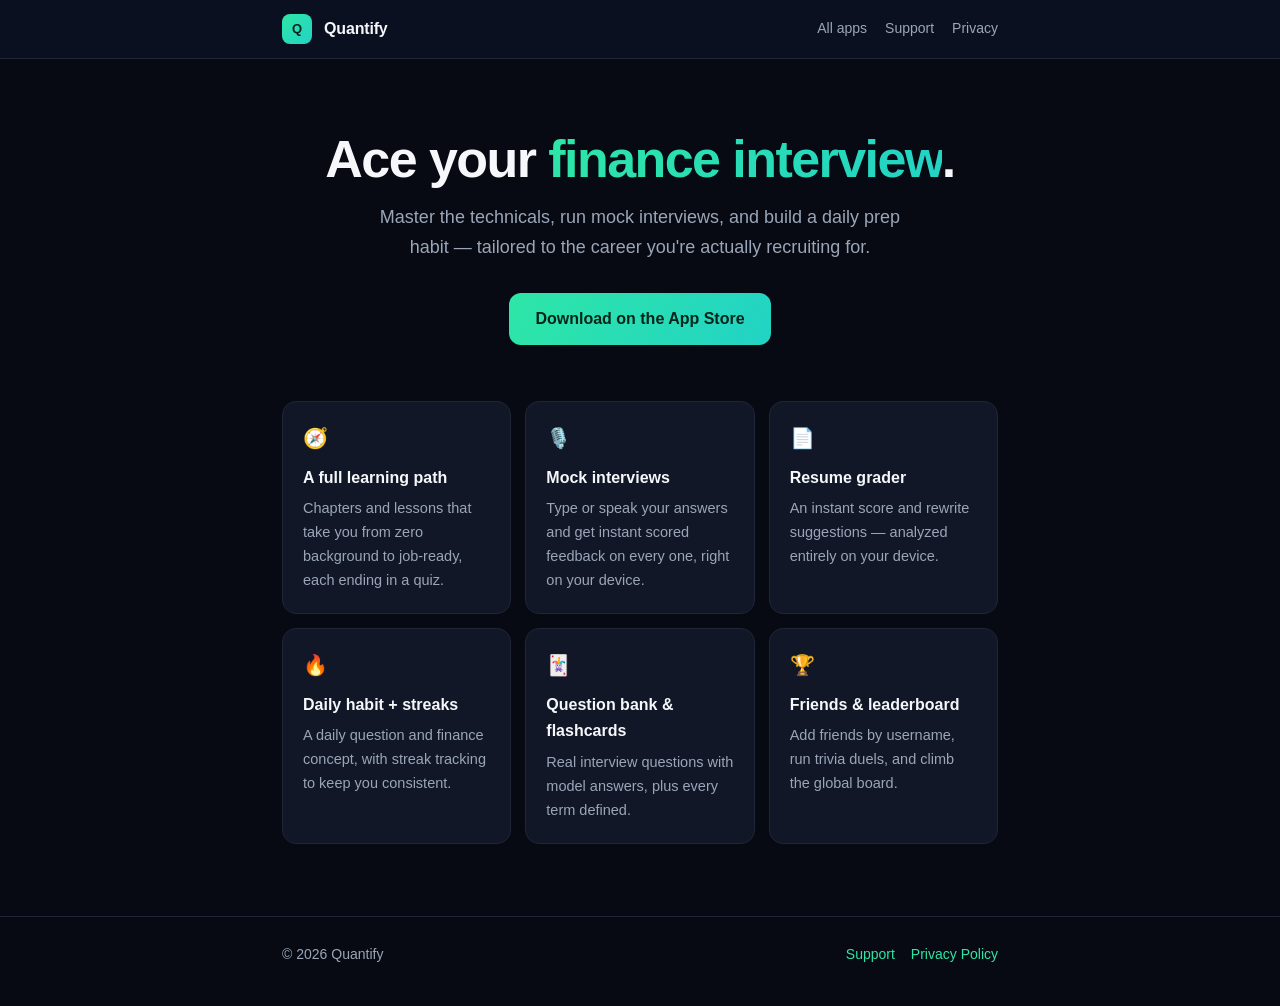
<file: quantify.html>
<!doctype html>
<html lang="en">
<head>
<meta charset="utf-8">
<meta name="viewport" content="width=device-width, initial-scale=1">
<title>Quantify — Finance Interview Prep</title>
<meta name="description" content="Quantify is a finance interview prep app: a full learning path, real interview questions with model answers, scored mock interviews, an on-device resume grader, and a daily habit streak.">
<link rel="stylesheet" href="style.css">
</head>
<body>

<header>
  <div class="wrap">
    <div class="logo">Q</div>
    <span class="brand">Quantify</span>
    <nav>
      <a href="index.html">All apps</a>
      <a href="support.html">Support</a>
      <a href="privacy.html">Privacy</a>
    </nav>
  </div>
</header>

<main class="wrap">

  <section class="hero">
    <h1>Ace your <span class="grad">finance interview</span>.</h1>
    <p>
      Master the technicals, run mock interviews, and build a daily prep habit —
      tailored to the career you're actually recruiting for.
    </p>
    <!-- TODO: replace with your App Store link once you have it:
         https://apps.apple.com/app/idXXXXXXXXXX -->
    <a class="btn" href="https://apps.apple.com/app/quantify">Download on the App Store</a>
  </section>

  <section class="features">
    <div class="card">
      <div class="ico">🧭</div>
      <h3>A full learning path</h3>
      <p>Chapters and lessons that take you from zero background to job-ready, each ending in a quiz.</p>
    </div>
    <div class="card">
      <div class="ico">🎙️</div>
      <h3>Mock interviews</h3>
      <p>Type or speak your answers and get instant scored feedback on every one, right on your device.</p>
    </div>
    <div class="card">
      <div class="ico">📄</div>
      <h3>Resume grader</h3>
      <p>An instant score and rewrite suggestions — analyzed entirely on your device.</p>
    </div>
    <div class="card">
      <div class="ico">🔥</div>
      <h3>Daily habit + streaks</h3>
      <p>A daily question and finance concept, with streak tracking to keep you consistent.</p>
    </div>
    <div class="card">
      <div class="ico">🃏</div>
      <h3>Question bank &amp; flashcards</h3>
      <p>Real interview questions with model answers, plus every term defined.</p>
    </div>
    <div class="card">
      <div class="ico">🏆</div>
      <h3>Friends &amp; leaderboard</h3>
      <p>Add friends by username, run trivia duels, and climb the global board.</p>
    </div>
  </section>

</main>

<footer>
  <div class="wrap">
    <span>© 2026 Quantify</span>
    <nav>
      <a href="support.html">Support</a>
      <a href="privacy.html">Privacy Policy</a>
    </nav>
  </div>
</footer>

</body>
</html>
</file>
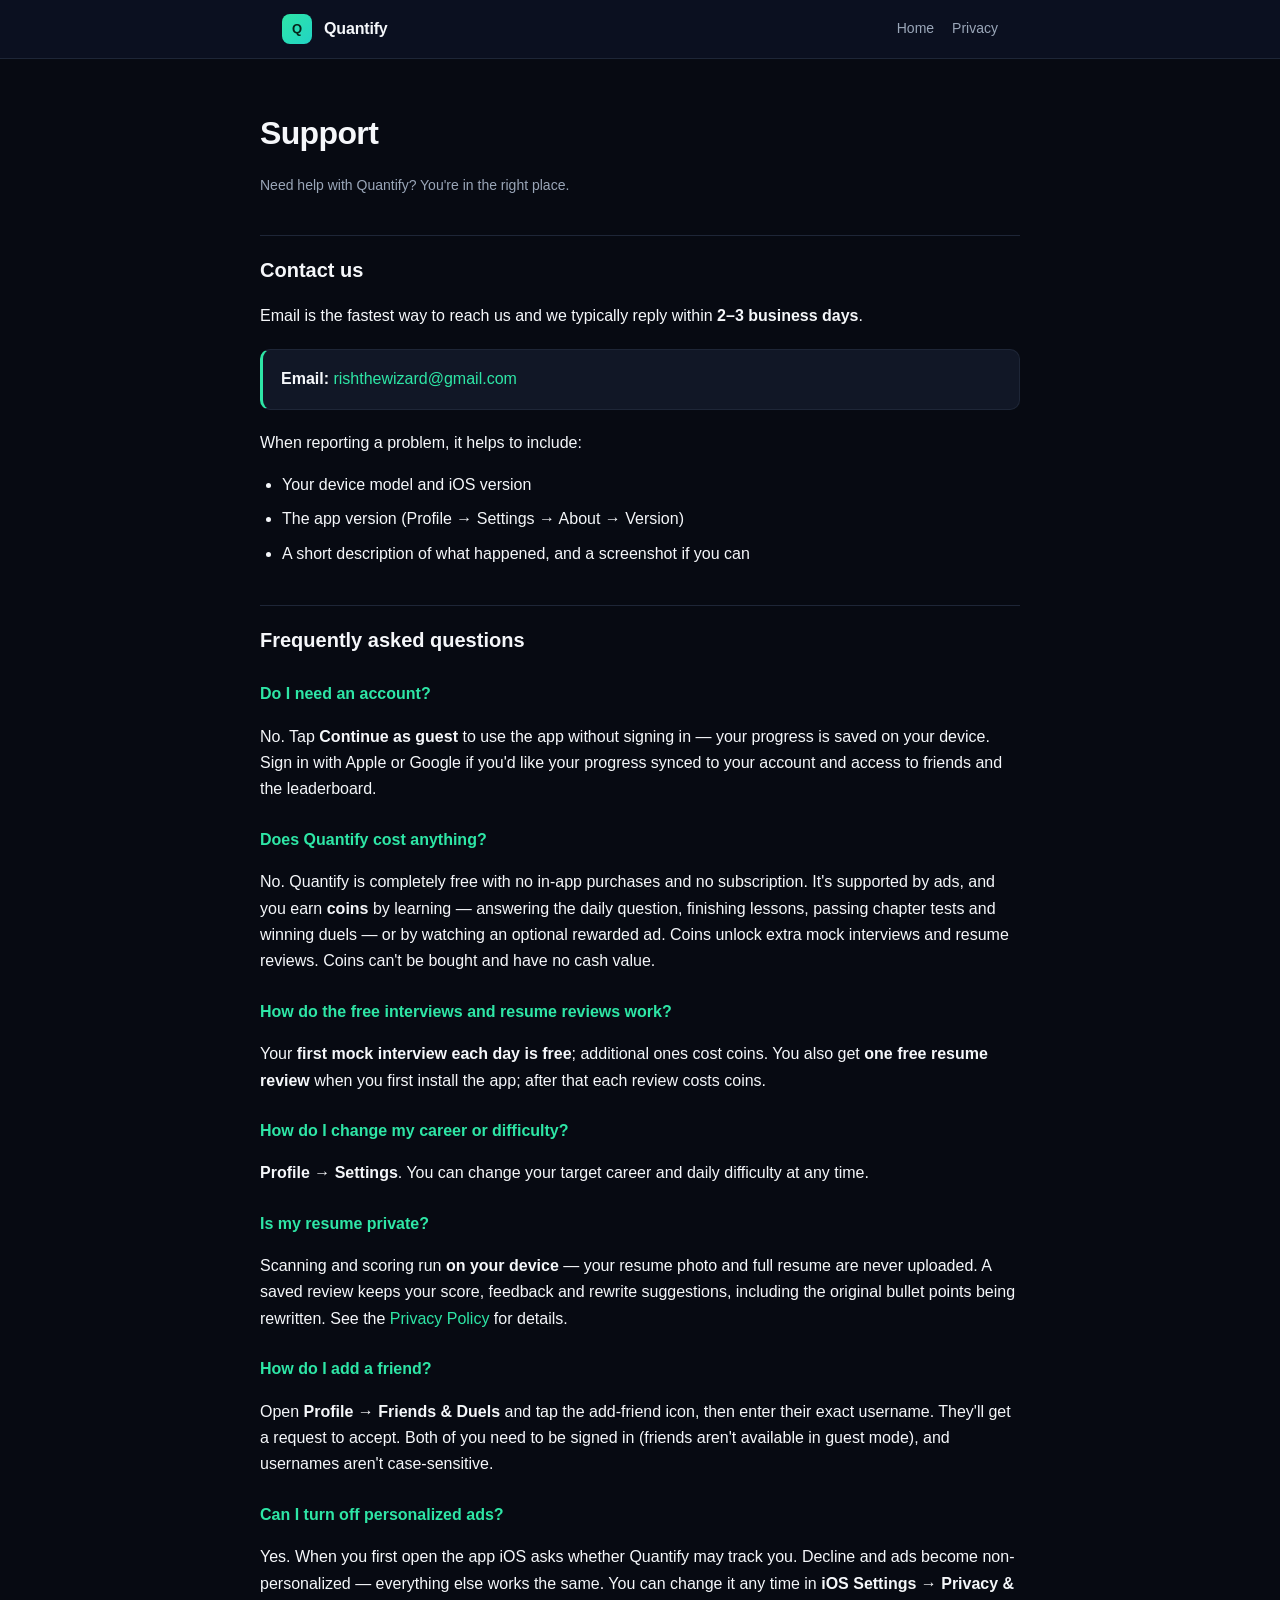
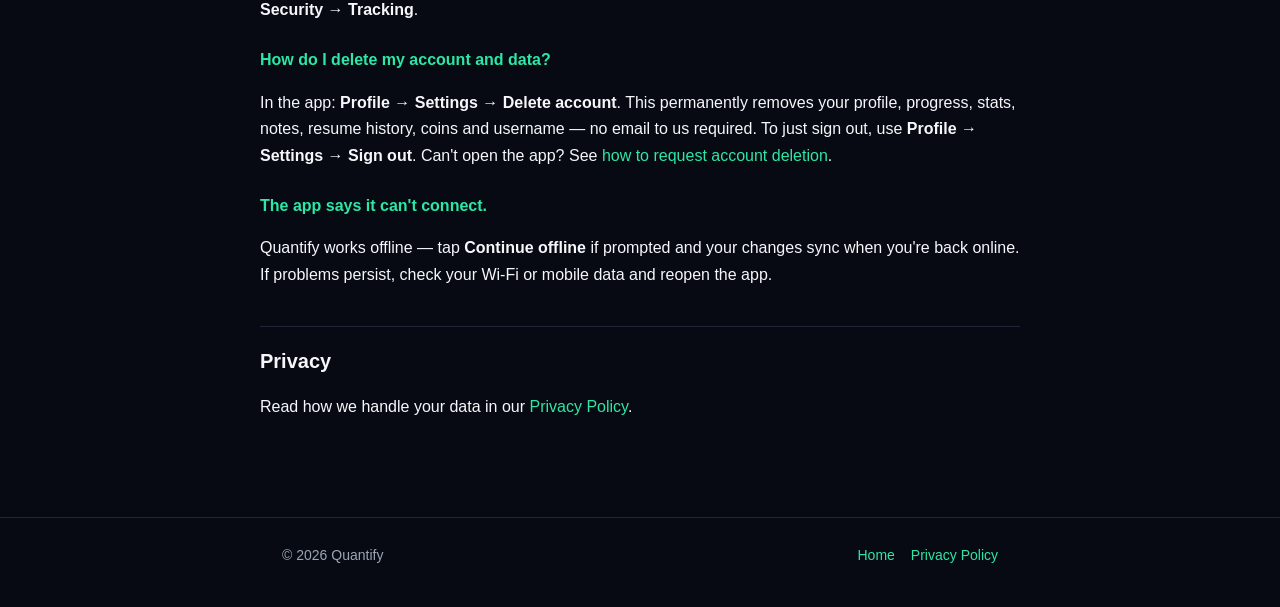
<file: support.html>
<!doctype html>
<html lang="en">
<head>
<meta charset="utf-8">
<meta name="viewport" content="width=device-width, initial-scale=1">
<title>Support — Quantify</title>
<meta name="description" content="Get help with Quantify: contact details and answers to common questions.">
<link rel="stylesheet" href="style.css">
</head>
<body>

<header>
  <div class="wrap">
    <div class="logo">Q</div>
    <span class="brand">Quantify</span>
    <nav>
      <a href="index.html">Home</a>
      <a href="privacy.html">Privacy</a>
    </nav>
  </div>
</header>

<main class="wrap doc">

  <h1>Support</h1>
  <p class="updated">Need help with Quantify? You're in the right place.</p>

  <h2>Contact us</h2>
  <p>
    Email is the fastest way to reach us and we typically reply within
    <strong>2–3 business days</strong>.
  </p>
  <div class="callout">
    <p><strong>Email:</strong> <a href="mailto:rishthewizard@gmail.com">rishthewizard@gmail.com</a></p>
  </div>
  <p>When reporting a problem, it helps to include:</p>
  <ul>
    <li>Your device model and iOS version</li>
    <li>The app version (Profile → Settings → About → Version)</li>
    <li>A short description of what happened, and a screenshot if you can</li>
  </ul>

  <h2>Frequently asked questions</h2>

  <h3>Do I need an account?</h3>
  <p>
    No. Tap <strong>Continue as guest</strong> to use the app without signing in —
    your progress is saved on your device. Sign in with Apple or Google if you'd like
    your progress synced to your account and access to friends and the leaderboard.
  </p>

  <h3>Does Quantify cost anything?</h3>
  <p>
    No. Quantify is completely free with no in-app purchases and no subscription.
    It's supported by ads, and you earn <strong>coins</strong> by learning — answering
    the daily question, finishing lessons, passing chapter tests and winning duels —
    or by watching an optional rewarded ad. Coins unlock extra mock interviews and
    resume reviews. Coins can't be bought and have no cash value.
  </p>

  <h3>How do the free interviews and resume reviews work?</h3>
  <p>
    Your <strong>first mock interview each day is free</strong>; additional ones cost
    coins. You also get <strong>one free resume review</strong> when you first install
    the app; after that each review costs coins.
  </p>

  <h3>How do I change my career or difficulty?</h3>
  <p>
    <strong>Profile → Settings</strong>. You can change your target career and daily
    difficulty at any time.
  </p>

  <h3>Is my resume private?</h3>
  <p>
    Scanning and scoring run <strong>on your device</strong> — your resume photo and
    full resume are never uploaded. A saved review keeps your score, feedback and
    rewrite suggestions, including the original bullet points being rewritten. See
    the <a href="privacy.html#resume">Privacy Policy</a> for details.
  </p>

  <h3>How do I add a friend?</h3>
  <p>
    Open <strong>Profile → Friends &amp; Duels</strong> and tap the add-friend icon,
    then enter their exact username. They'll get a request to accept. Both of you need
    to be signed in (friends aren't available in guest mode), and usernames aren't
    case-sensitive.
  </p>

  <h3>Can I turn off personalized ads?</h3>
  <p>
    Yes. When you first open the app iOS asks whether Quantify may track you. Decline
    and ads become non-personalized — everything else works the same. You can change
    it any time in <strong>iOS Settings → Privacy &amp; Security → Tracking</strong>.
  </p>

  <h3>How do I delete my account and data?</h3>
  <p>
    In the app: <strong>Profile → Settings → Delete account</strong>. This permanently
    removes your profile, progress, stats, notes, resume history, coins and username —
    no email to us required. To just sign out, use
    <strong>Profile → Settings → Sign out</strong>. Can't open the app? See
    <a href="delete-account.html">how to request account deletion</a>.
  </p>

  <h3>The app says it can't connect.</h3>
  <p>
    Quantify works offline — tap <strong>Continue offline</strong> if prompted and your
    changes sync when you're back online. If problems persist, check your Wi-Fi or
    mobile data and reopen the app.
  </p>

  <h2>Privacy</h2>
  <p>
    Read how we handle your data in our <a href="privacy.html">Privacy Policy</a>.
  </p>

</main>

<footer>
  <div class="wrap">
    <span>© 2026 Quantify</span>
    <nav>
      <a href="index.html">Home</a>
      <a href="privacy.html">Privacy Policy</a>
    </nav>
  </div>
</footer>

</body>
</html>
</file>
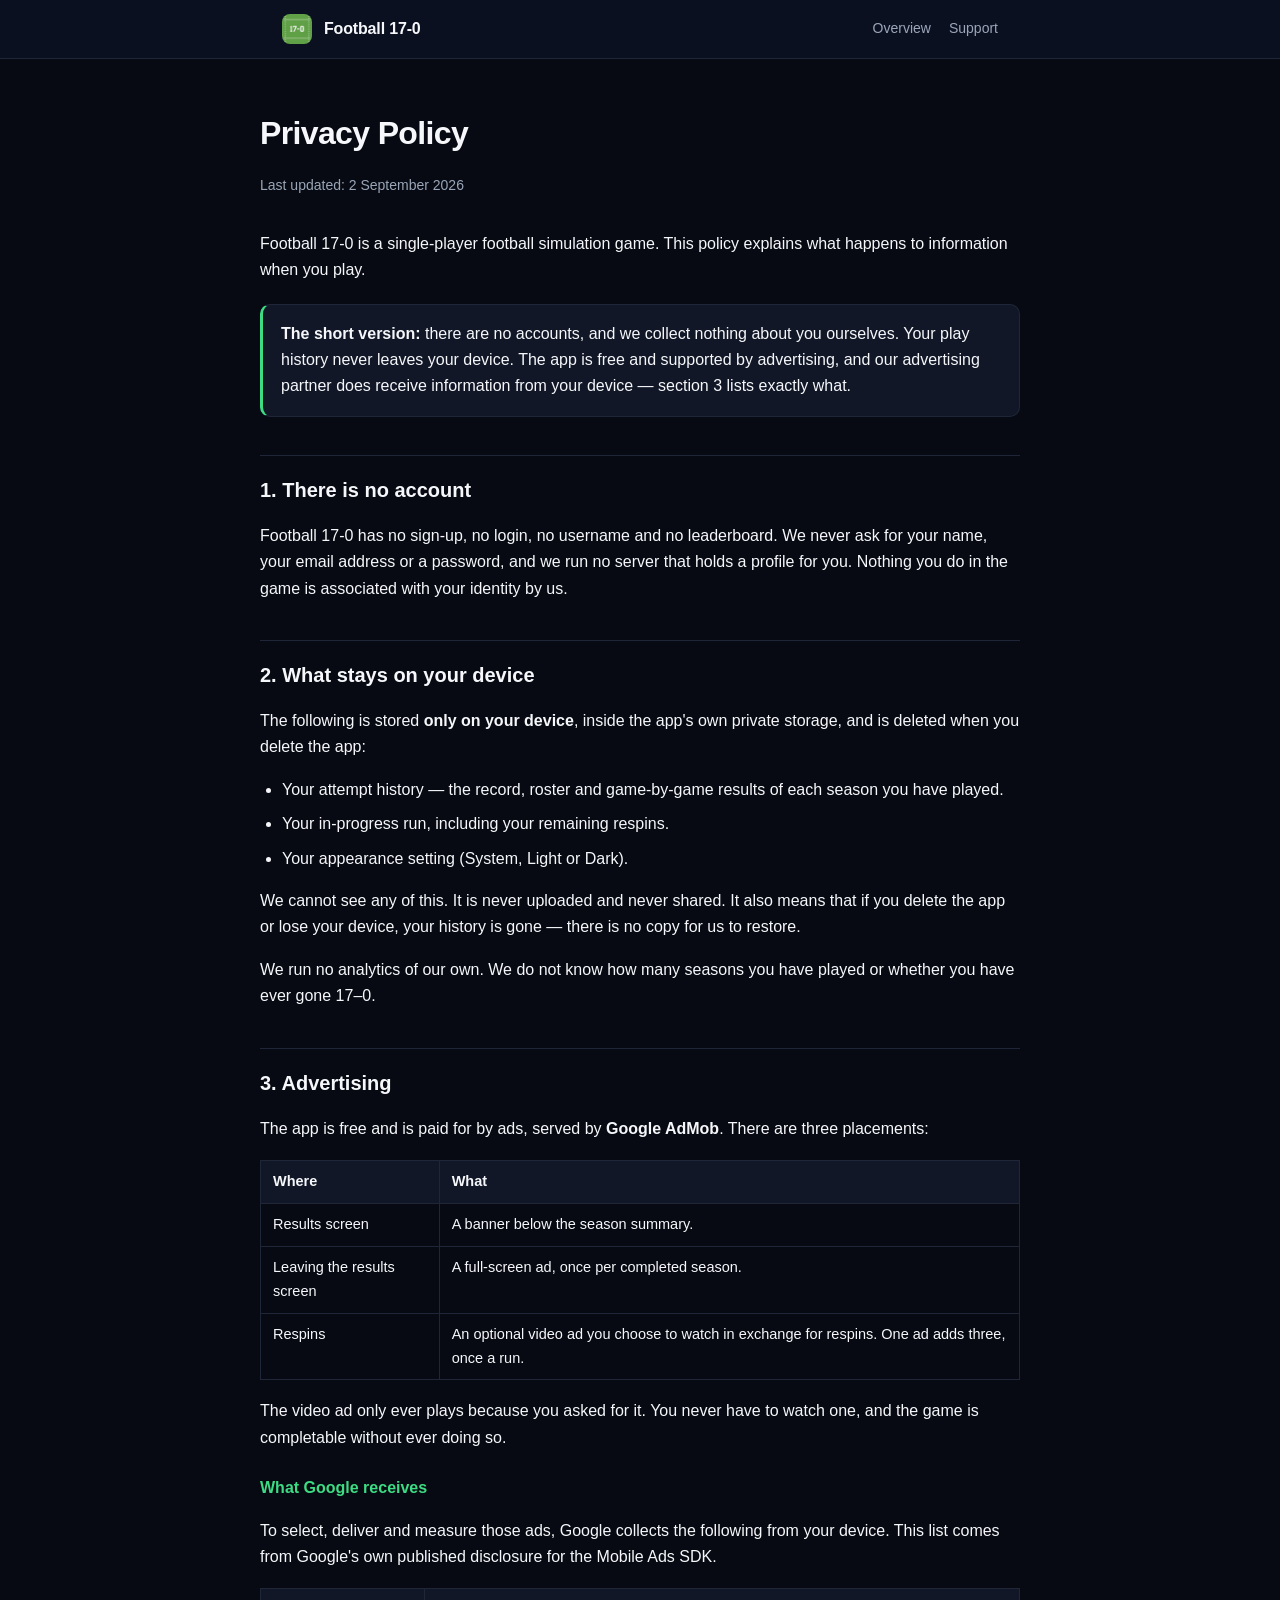
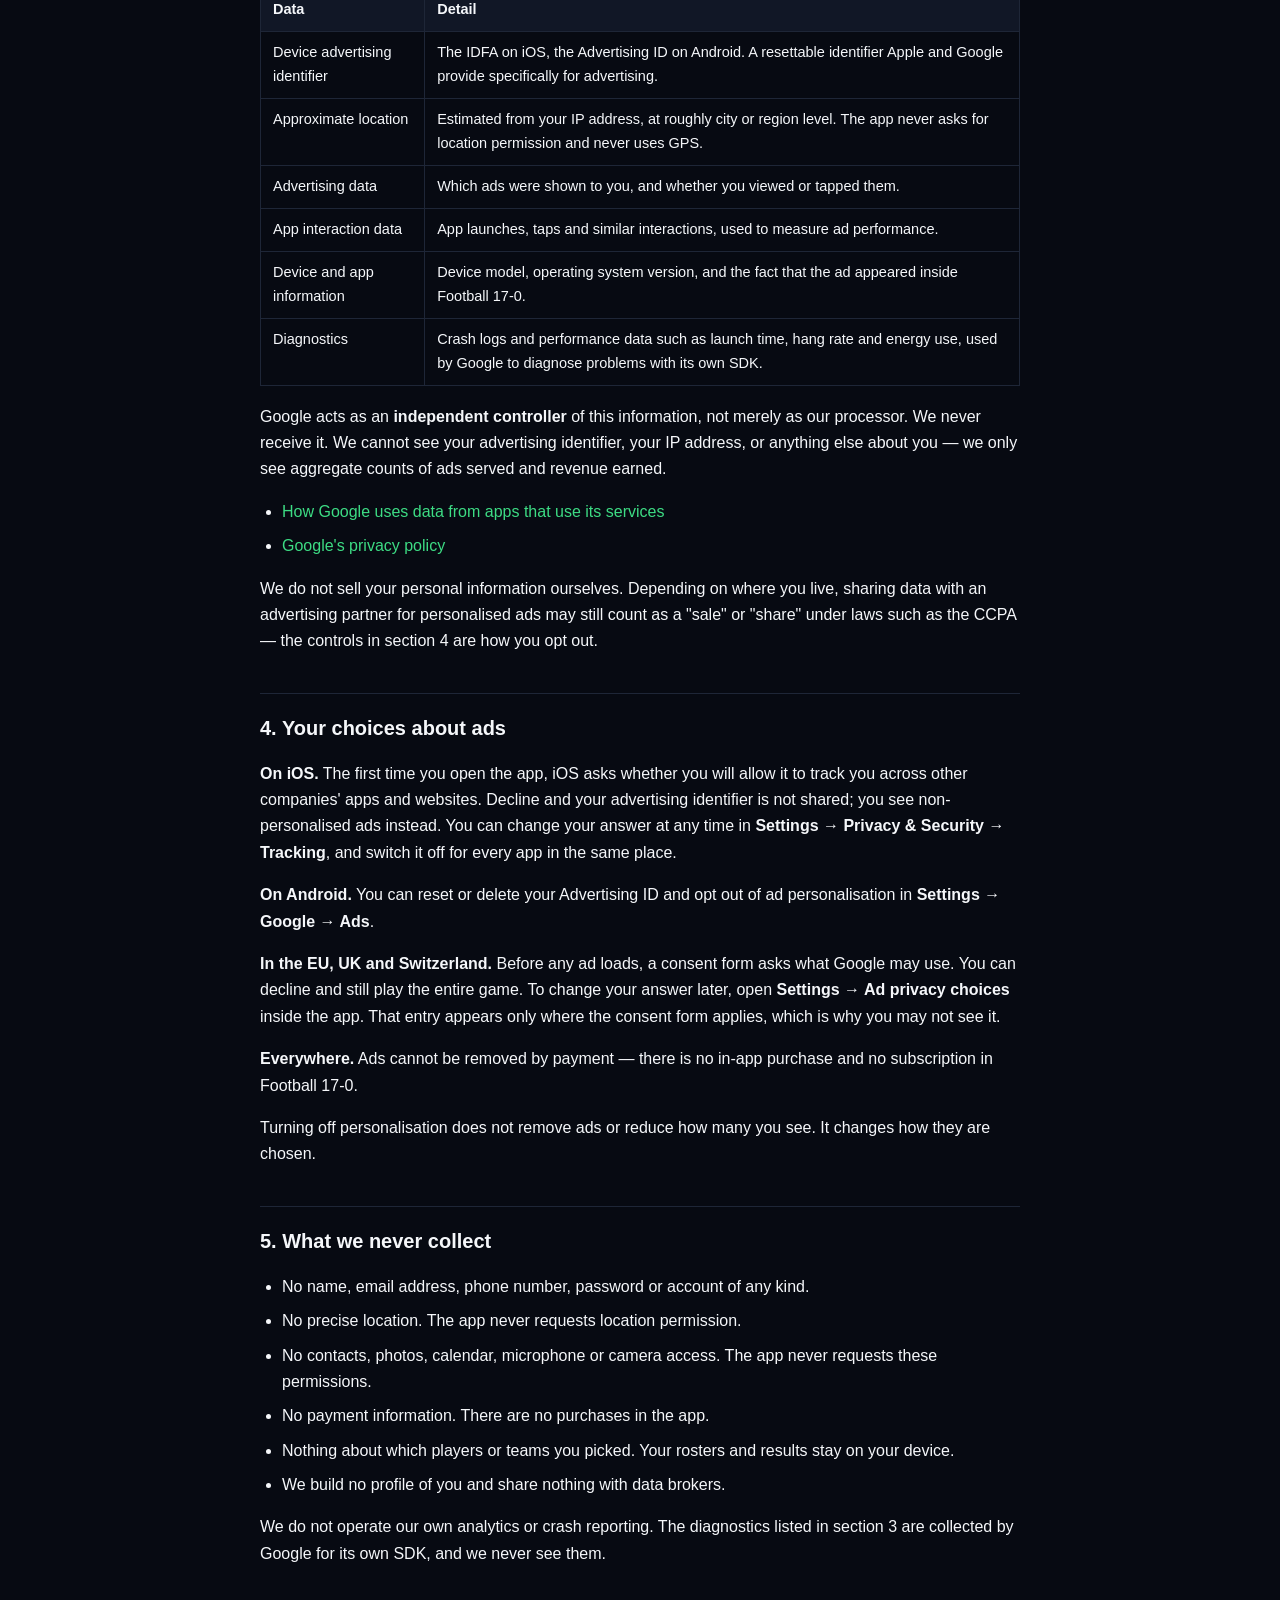
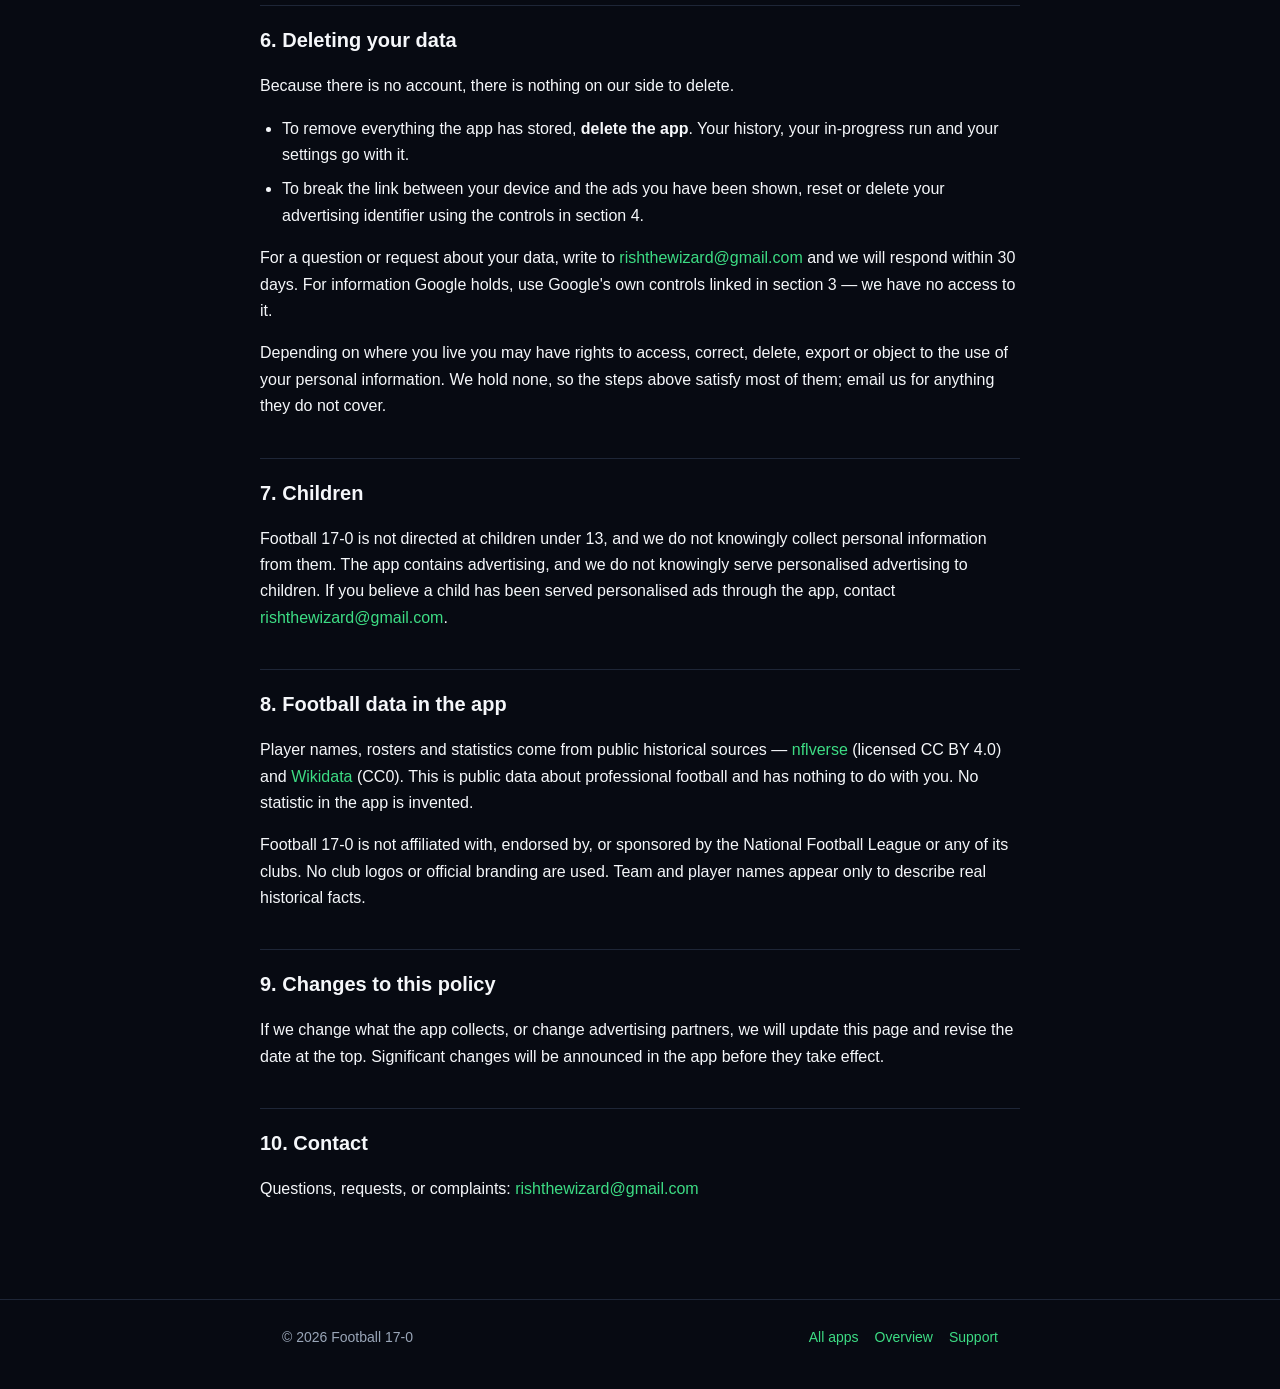
<file: football170/privacy.html>
<!doctype html>
<html lang="en">
<head>
<meta charset="utf-8">
<meta name="viewport" content="width=device-width, initial-scale=1">
<title>Privacy Policy — Football 17-0</title>
<meta name="description" content="Football 17-0 has no accounts and collects nothing about you. Your play history stays on your device. Ads are served by Google AdMob.">
<link rel="stylesheet" href="../style.css">
<link rel="icon" type="image/png" href="icon.png">
<link rel="apple-touch-icon" href="icon.png">
</head>
<body class="app-football">

<header>
  <div class="wrap">
    <img class="logo" src="icon.png" alt="Football 17-0 app icon">
    <span class="brand">Football 17-0</span>
    <nav>
      <a href="index.html">Overview</a>
      <a href="support.html">Support</a>
    </nav>
  </div>
</header>

<main class="wrap doc">

  <h1>Privacy Policy</h1>
  <p class="updated">Last updated: 2 September 2026</p>

  <p>
    Football 17-0 is a single-player football simulation game. This policy
    explains what happens to information when you play.
  </p>

  <div class="callout">
    <p>
      <strong>The short version:</strong> there are no accounts, and we collect
      nothing about you ourselves. Your play history never leaves your device.
      The app is free and supported by advertising, and our advertising partner
      does receive information from your device — section 3 lists exactly what.
    </p>
  </div>

  <h2>1. There is no account</h2>
  <p>
    Football 17-0 has no sign-up, no login, no username and no leaderboard. We
    never ask for your name, your email address or a password, and we run no
    server that holds a profile for you. Nothing you do in the game is
    associated with your identity by us.
  </p>

  <h2>2. What stays on your device</h2>
  <p>
    The following is stored <strong>only on your device</strong>, inside the
    app's own private storage, and is deleted when you delete the app:
  </p>
  <ul>
    <li>Your attempt history — the record, roster and game-by-game results of
        each season you have played.</li>
    <li>Your in-progress run, including your remaining respins.</li>
    <li>Your appearance setting (System, Light or Dark).</li>
  </ul>
  <p>
    We cannot see any of this. It is never uploaded and never shared. It also
    means that if you delete the app or lose your device, your history is gone —
    there is no copy for us to restore.
  </p>
  <p>
    We run no analytics of our own. We do not know how many seasons you have
    played or whether you have ever gone 17–0.
  </p>

  <h2>3. Advertising</h2>
  <p>
    The app is free and is paid for by ads, served by <strong>Google
    AdMob</strong>. There are three placements:
  </p>
  <table>
    <tr><th>Where</th><th>What</th></tr>
    <tr><td>Results screen</td><td>A banner below the season summary.</td></tr>
    <tr><td>Leaving the results screen</td><td>A full-screen ad, once per completed season.</td></tr>
    <tr><td>Respins</td><td>An optional video ad you choose to watch in exchange for respins. One ad adds three, once a run.</td></tr>
  </table>
  <p>
    The video ad only ever plays because you asked for it. You never have to
    watch one, and the game is completable without ever doing so.
  </p>

  <h3>What Google receives</h3>
  <p>
    To select, deliver and measure those ads, Google collects the following from
    your device. This list comes from Google's own published disclosure for the
    Mobile Ads SDK.
  </p>
  <table>
    <tr><th>Data</th><th>Detail</th></tr>
    <tr><td>Device advertising identifier</td><td>The IDFA on iOS, the Advertising ID on Android. A resettable identifier Apple and Google provide specifically for advertising.</td></tr>
    <tr><td>Approximate location</td><td>Estimated from your IP address, at roughly city or region level. The app never asks for location permission and never uses GPS.</td></tr>
    <tr><td>Advertising data</td><td>Which ads were shown to you, and whether you viewed or tapped them.</td></tr>
    <tr><td>App interaction data</td><td>App launches, taps and similar interactions, used to measure ad performance.</td></tr>
    <tr><td>Device and app information</td><td>Device model, operating system version, and the fact that the ad appeared inside Football 17-0.</td></tr>
    <tr><td>Diagnostics</td><td>Crash logs and performance data such as launch time, hang rate and energy use, used by Google to diagnose problems with its own SDK.</td></tr>
  </table>
  <p>
    Google acts as an <strong>independent controller</strong> of this
    information, not merely as our processor. We never receive it. We cannot see
    your advertising identifier, your IP address, or anything else about you — we
    only see aggregate counts of ads served and revenue earned.
  </p>
  <ul>
    <li><a href="https://policies.google.com/technologies/partner-sites">How Google uses data from apps that use its services</a></li>
    <li><a href="https://policies.google.com/privacy">Google's privacy policy</a></li>
  </ul>
  <p>
    We do not sell your personal information ourselves. Depending on where you
    live, sharing data with an advertising partner for personalised ads may
    still count as a "sale" or "share" under laws such as the CCPA — the controls
    in section 4 are how you opt out.
  </p>

  <h2>4. Your choices about ads</h2>
  <p>
    <strong>On iOS.</strong> The first time you open the app, iOS asks whether
    you will allow it to track you across other companies' apps and websites.
    Decline and your advertising identifier is not shared; you see
    non-personalised ads instead. You can change your answer at any time in
    <strong>Settings → Privacy &amp; Security → Tracking</strong>, and switch it
    off for every app in the same place.
  </p>
  <p>
    <strong>On Android.</strong> You can reset or delete your Advertising ID and
    opt out of ad personalisation in <strong>Settings → Google → Ads</strong>.
  </p>
  <p>
    <strong>In the EU, UK and Switzerland.</strong> Before any ad loads, a
    consent form asks what Google may use. You can decline and still play the
    entire game. To change your answer later, open
    <strong>Settings → Ad privacy choices</strong> inside the app. That entry
    appears only where the consent form applies, which is why you may not see it.
  </p>
  <p>
    <strong>Everywhere.</strong> Ads cannot be removed by payment — there is no
    in-app purchase and no subscription in Football 17-0.
  </p>
  <p>
    Turning off personalisation does not remove ads or reduce how many you see.
    It changes how they are chosen.
  </p>

  <h2>5. What we never collect</h2>
  <ul>
    <li>No name, email address, phone number, password or account of any kind.</li>
    <li>No precise location. The app never requests location permission.</li>
    <li>No contacts, photos, calendar, microphone or camera access. The app never requests these permissions.</li>
    <li>No payment information. There are no purchases in the app.</li>
    <li>Nothing about which players or teams you picked. Your rosters and results stay on your device.</li>
    <li>We build no profile of you and share nothing with data brokers.</li>
  </ul>
  <p>
    We do not operate our own analytics or crash reporting. The diagnostics
    listed in section 3 are collected by Google for its own SDK, and we never
    see them.
  </p>

  <h2>6. Deleting your data</h2>
  <p>Because there is no account, there is nothing on our side to delete.</p>
  <ul>
    <li>To remove everything the app has stored, <strong>delete the app</strong>.
        Your history, your in-progress run and your settings go with it.</li>
    <li>To break the link between your device and the ads you have been shown,
        reset or delete your advertising identifier using the controls in
        section 4.</li>
  </ul>
  <p>
    For a question or request about your data, write to
    <a href="mailto:rishthewizard@gmail.com">rishthewizard@gmail.com</a> and we
    will respond within 30 days. For information Google holds, use Google's own
    controls linked in section 3 — we have no access to it.
  </p>
  <p>
    Depending on where you live you may have rights to access, correct, delete,
    export or object to the use of your personal information. We hold none, so
    the steps above satisfy most of them; email us for anything they do not
    cover.
  </p>

  <h2>7. Children</h2>
  <p>
    Football 17-0 is not directed at children under 13, and we do not knowingly
    collect personal information from them. The app contains advertising, and we
    do not knowingly serve personalised advertising to children. If you believe a
    child has been served personalised ads through the app, contact
    <a href="mailto:rishthewizard@gmail.com">rishthewizard@gmail.com</a>.
  </p>

  <h2>8. Football data in the app</h2>
  <p>
    Player names, rosters and statistics come from public historical sources —
    <a href="https://github.com/nflverse">nflverse</a> (licensed CC BY 4.0) and
    <a href="https://www.wikidata.org">Wikidata</a> (CC0). This is public data
    about professional football and has nothing to do with you. No statistic in
    the app is invented.
  </p>
  <p>
    Football 17-0 is not affiliated with, endorsed by, or sponsored by the
    National Football League or any of its clubs. No club logos or official
    branding are used. Team and player names appear only to describe real
    historical facts.
  </p>

  <h2>9. Changes to this policy</h2>
  <p>
    If we change what the app collects, or change advertising partners, we will
    update this page and revise the date at the top. Significant changes will be
    announced in the app before they take effect.
  </p>

  <h2>10. Contact</h2>
  <p>
    Questions, requests, or complaints:
    <a href="mailto:rishthewizard@gmail.com">rishthewizard@gmail.com</a>
  </p>

</main>

<footer>
  <div class="wrap">
    <span>© 2026 Football 17-0</span>
    <nav>
      <a href="../index.html">All apps</a>
      <a href="index.html">Overview</a>
      <a href="support.html">Support</a>
    </nav>
  </div>
</footer>

</body>
</html>
</file>
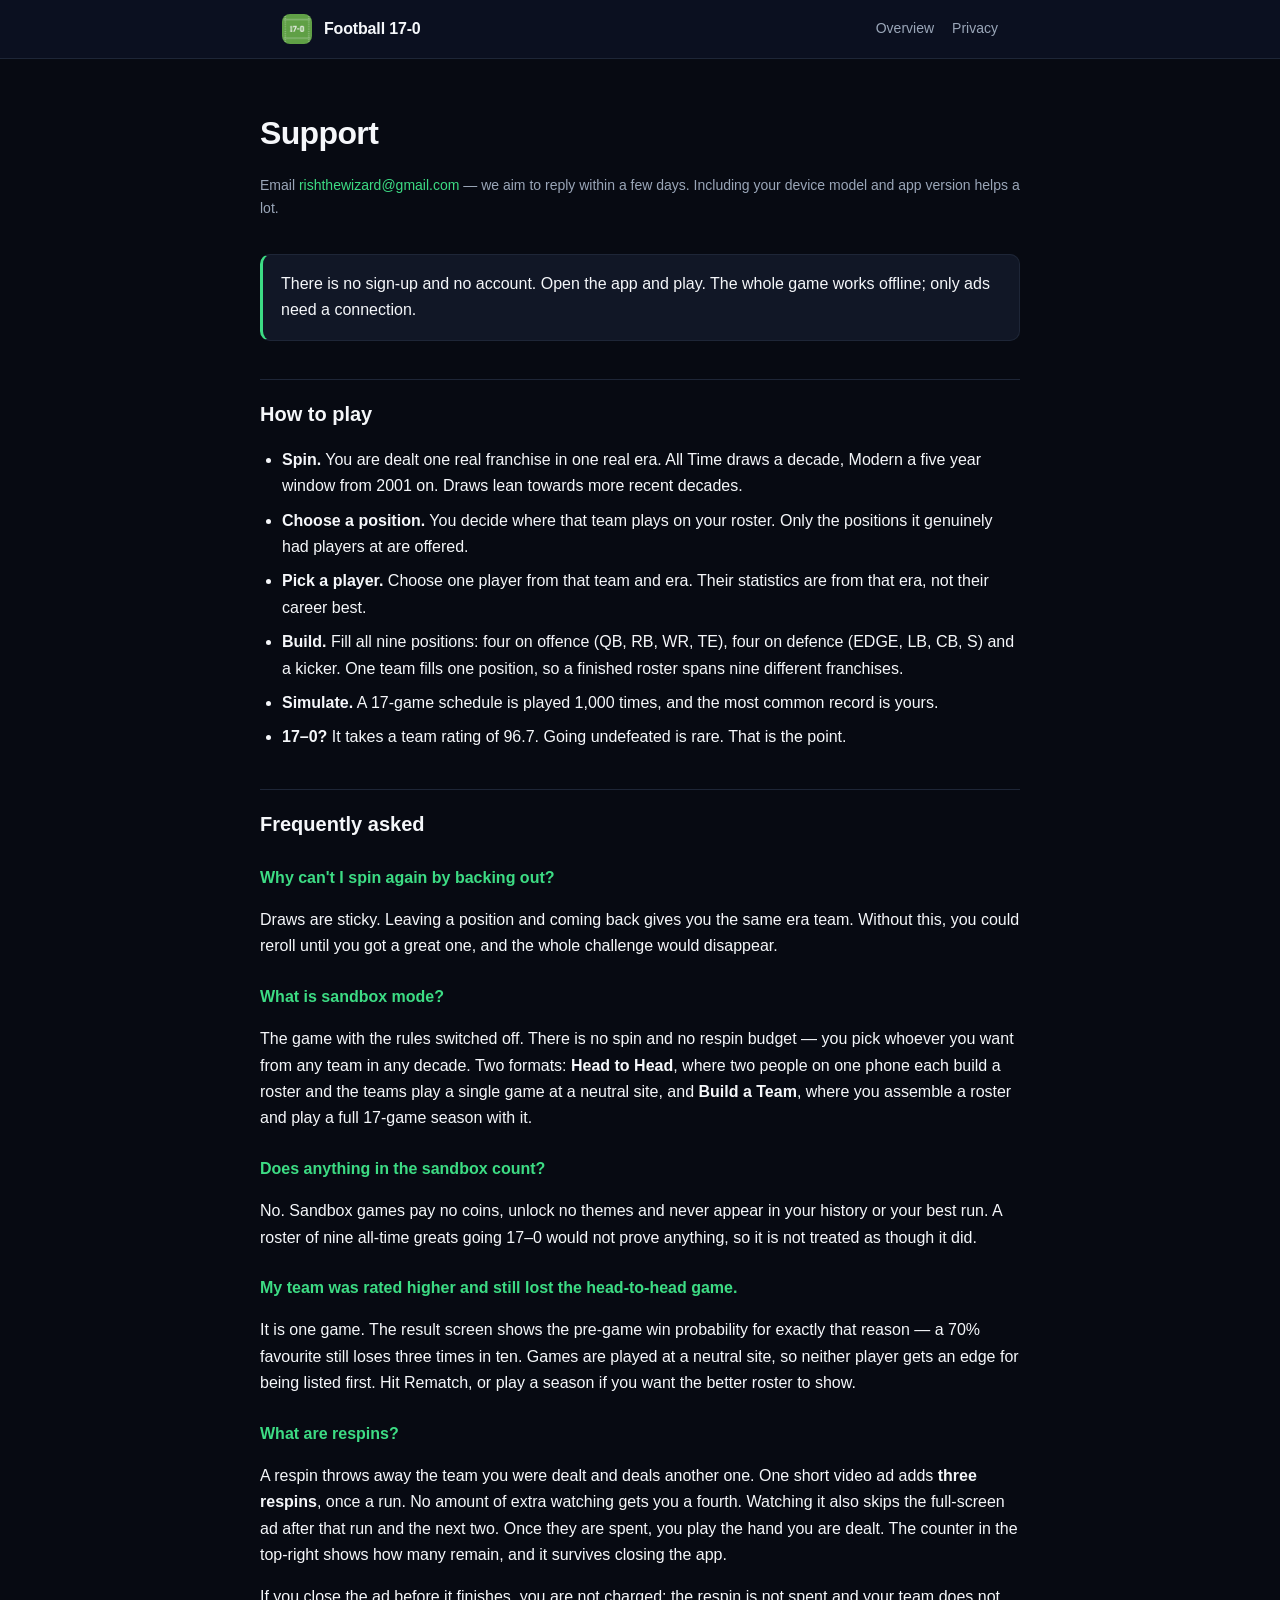
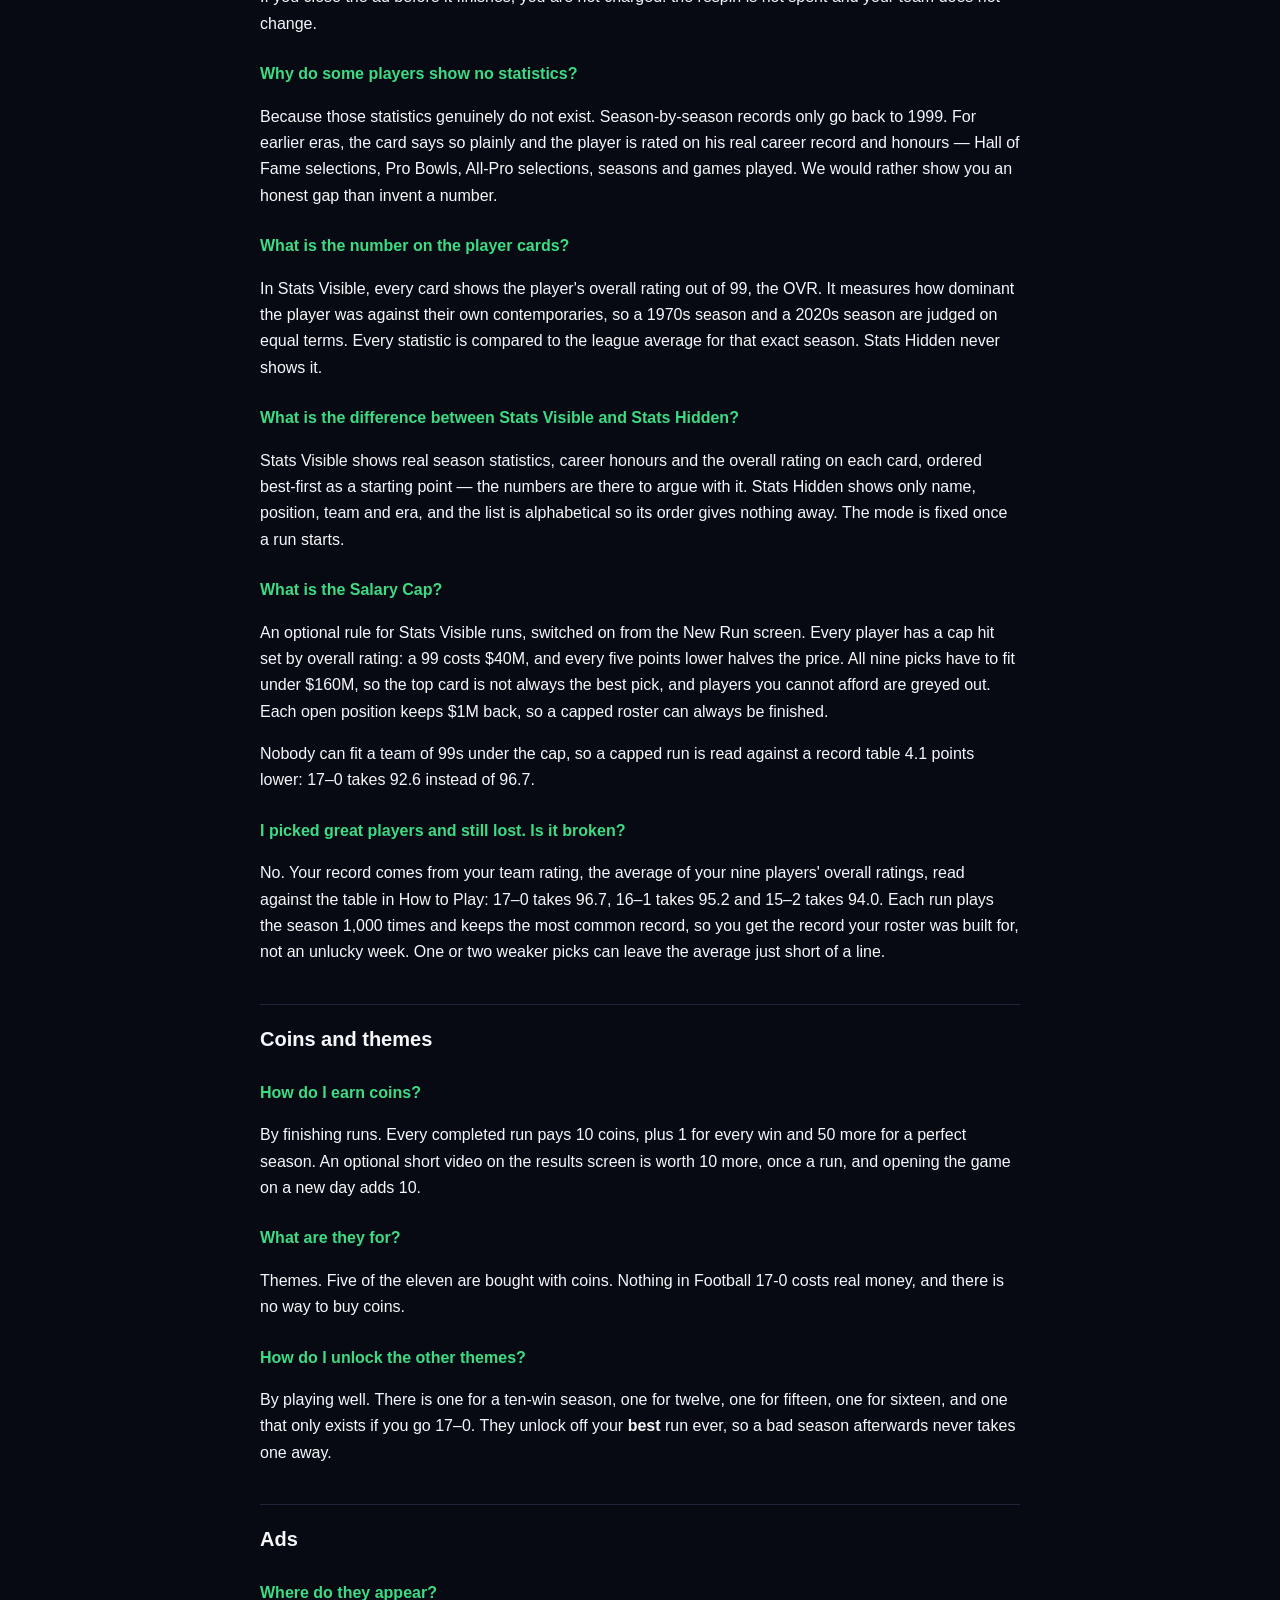
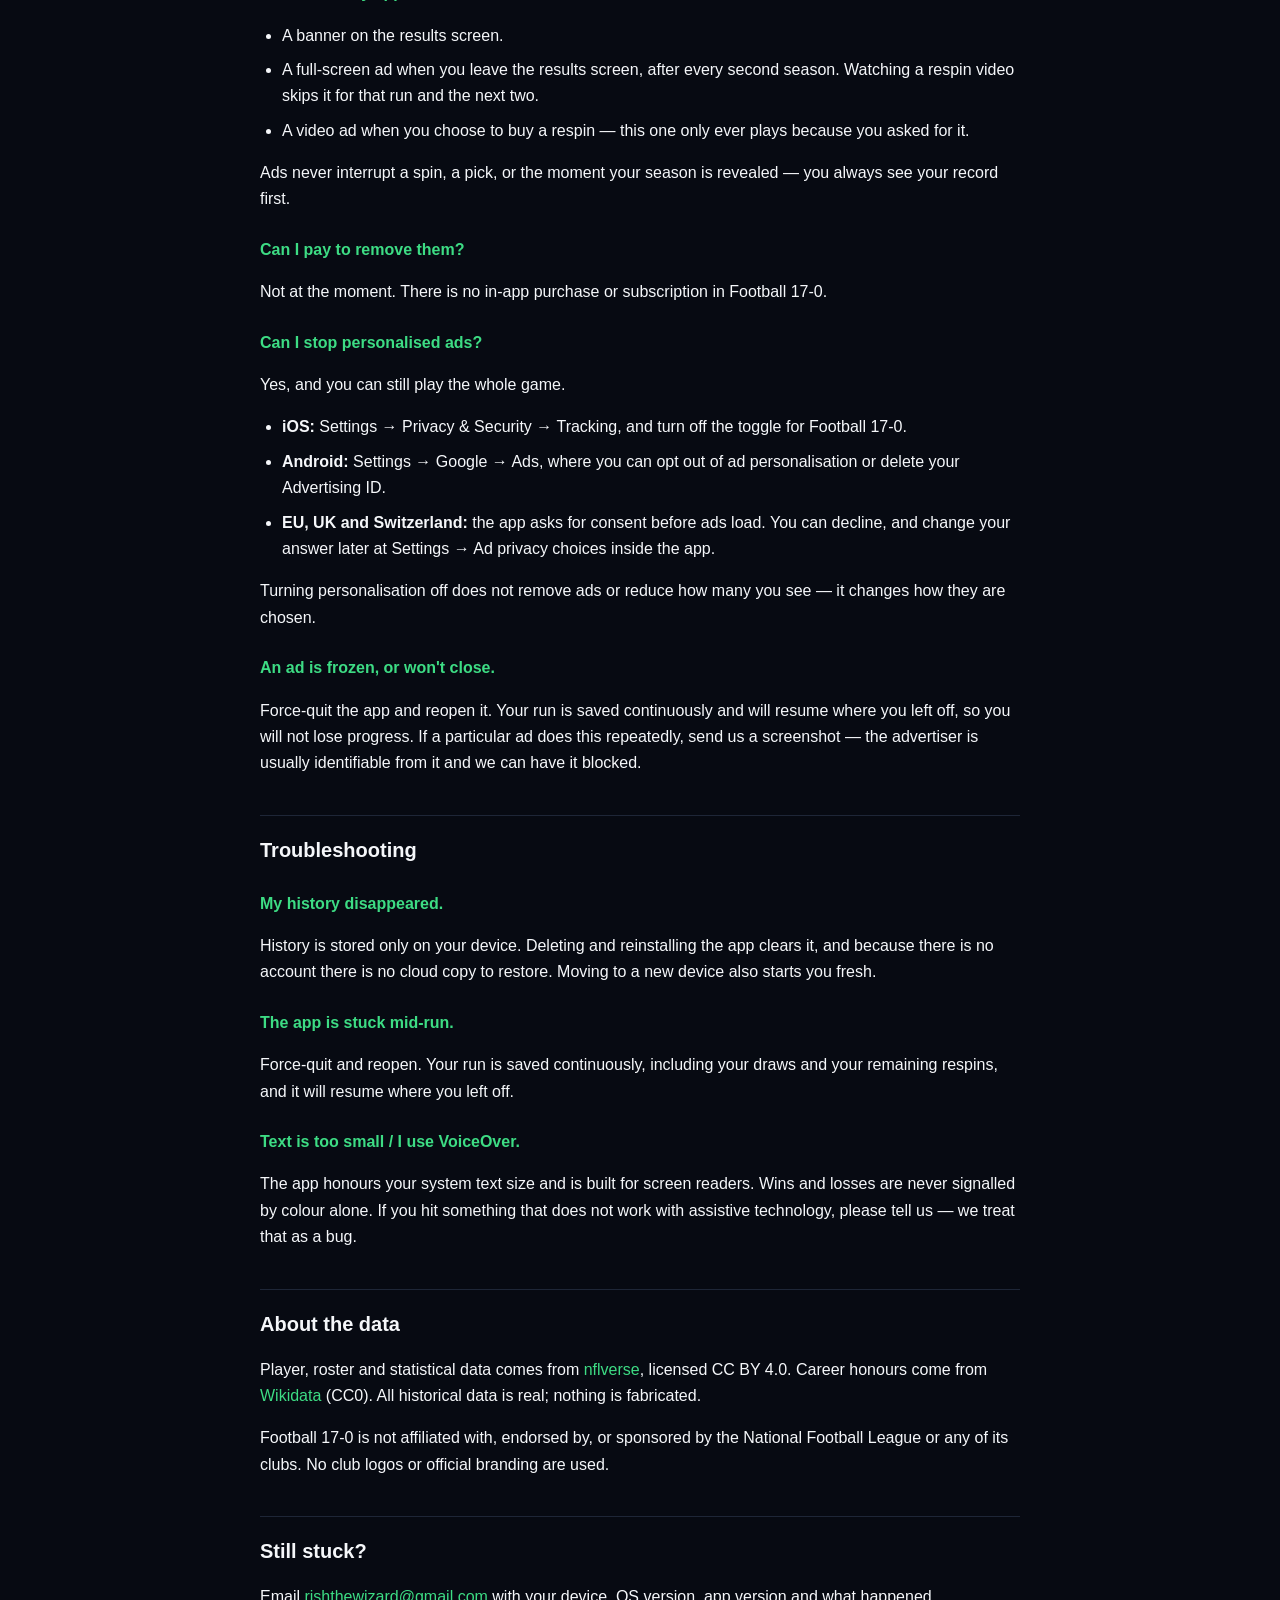
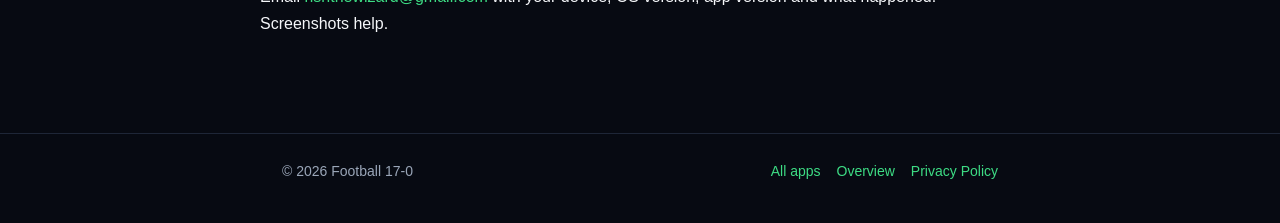
<file: football170/support.html>
<!doctype html>
<html lang="en">
<head>
<meta charset="utf-8">
<meta name="viewport" content="width=device-width, initial-scale=1">
<title>Support — Football 17-0</title>
<meta name="description" content="Help with Football 17-0: how to play, respins, the Salary Cap, why some players show no statistics, ads, and troubleshooting.">
<link rel="stylesheet" href="../style.css">
<link rel="icon" type="image/png" href="icon.png">
<link rel="apple-touch-icon" href="icon.png">
</head>
<body class="app-football">

<header>
  <div class="wrap">
    <img class="logo" src="icon.png" alt="Football 17-0 app icon">
    <span class="brand">Football 17-0</span>
    <nav>
      <a href="index.html">Overview</a>
      <a href="privacy.html">Privacy</a>
    </nav>
  </div>
</header>

<main class="wrap doc">

  <h1>Support</h1>
  <p class="updated">
    Email <a href="mailto:rishthewizard@gmail.com">rishthewizard@gmail.com</a> —
    we aim to reply within a few days. Including your device model and app
    version helps a lot.
  </p>

  <div class="callout">
    <p>
      There is no sign-up and no account. Open the app and play. The whole game
      works offline; only ads need a connection.
    </p>
  </div>

  <h2>How to play</h2>
  <ul>
    <li><strong>Spin.</strong> You are dealt one real franchise in one real era.
        All Time draws a decade, Modern a five year window from 2001 on. Draws
        lean towards more recent decades.</li>
    <li><strong>Choose a position.</strong> You decide where that team plays on
        your roster. Only the positions it genuinely had players at are
        offered.</li>
    <li><strong>Pick a player.</strong> Choose one player from that team and
        era. Their statistics are from that era, not their career best.</li>
    <li><strong>Build.</strong> Fill all nine positions: four on offence (QB,
        RB, WR, TE), four on defence (EDGE, LB, CB, S) and a kicker. One team
        fills one position, so a finished roster spans nine different
        franchises.</li>
    <li><strong>Simulate.</strong> A 17-game schedule is played 1,000 times,
        and the most common record is yours.</li>
    <li><strong>17–0?</strong> It takes a team rating of 96.7. Going undefeated
        is rare. That is the point.</li>
  </ul>

  <h2>Frequently asked</h2>

  <h3>Why can't I spin again by backing out?</h3>
  <p>
    Draws are sticky. Leaving a position and coming back gives you the same era
    team. Without this, you could reroll until you got a great one, and the
    whole challenge would disappear.
  </p>

  <h3>What is sandbox mode?</h3>
  <p>
    The game with the rules switched off. There is no spin and no respin
    budget — you pick whoever you want from any team in any decade. Two
    formats: <strong>Head to Head</strong>, where two people on one phone each
    build a roster and the teams play a single game at a neutral site, and
    <strong>Build a Team</strong>, where you assemble a roster and play a full
    17-game season with it.
  </p>

  <h3>Does anything in the sandbox count?</h3>
  <p>
    No. Sandbox games pay no coins, unlock no themes and never appear in your
    history or your best run. A roster of nine all-time greats going 17–0
    would not prove anything, so it is not treated as though it did.
  </p>

  <h3>My team was rated higher and still lost the head-to-head game.</h3>
  <p>
    It is one game. The result screen shows the pre-game win probability for
    exactly that reason — a 70% favourite still loses three times in ten.
    Games are played at a neutral site, so neither player gets an edge for
    being listed first. Hit Rematch, or play a season if you want the better
    roster to show.
  </p>

  <h3>What are respins?</h3>
  <p>
    A respin throws away the team you were dealt and deals another one. One
    short video ad adds <strong>three respins</strong>, once a run. No amount of
    extra watching gets you a fourth. Watching it also skips the full-screen ad after that run and the next two. Once they are spent, you
    play the hand you are dealt. The counter in the top-right shows how many
    remain, and it survives closing the app.
  </p>
  <p>
    If you close the ad before it finishes, you are not charged: the respin is
    not spent and your team does not change.
  </p>

  <h3>Why do some players show no statistics?</h3>
  <p>
    Because those statistics genuinely do not exist. Season-by-season records
    only go back to 1999. For earlier eras, the card says so plainly and the
    player is rated on his real career record and honours — Hall of Fame
    selections, Pro Bowls, All-Pro selections, seasons and games played. We would
    rather show you an honest gap than invent a number.
  </p>

  <h3>What is the number on the player cards?</h3>
  <p>
    In Stats Visible, every card shows the player's overall rating out of 99,
    the OVR. It measures how dominant the player was against their own
    contemporaries, so a 1970s season and a 2020s season are judged on equal terms. Every statistic is compared to the league average for that exact season.
    Stats Hidden never shows it.
  </p>

  <h3>What is the difference between Stats Visible and Stats Hidden?</h3>
  <p>
    Stats Visible shows real season statistics, career honours and the overall
    rating on each card,
    ordered best-first as a starting point — the numbers are there to argue with
    it. Stats Hidden shows only name, position, team and era, and the list is
    alphabetical so its order gives nothing away. The mode is fixed once a run
    starts.
  </p>

  <h3>What is the Salary Cap?</h3>
  <p>
    An optional rule for Stats Visible runs, switched on from the New Run
    screen. Every player has a cap hit set by overall rating: a 99 costs
    $40M, and every five points lower halves the price. All nine picks have
    to fit under $160M, so the top card is not always the best pick, and
    players you cannot afford are greyed out. Each open position keeps $1M
    back, so a capped roster can always be finished.
  </p>
  <p>
    Nobody can fit a team of 99s under the cap, so a capped run is read against
    a record table 4.1 points lower: 17–0 takes 92.6 instead of 96.7.
  </p>

  <h3>I picked great players and still lost. Is it broken?</h3>
  <p>
    No. Your record comes from your team rating, the average of your
    nine players' overall ratings, read against the table in How to Play:
    17–0 takes 96.7, 16–1 takes 95.2 and 15–2 takes 94.0. Each run plays the season 1,000 times and keeps the most
    common record, so you get the record your roster was built for, not an
    unlucky week. One or two weaker picks can leave the average just short of
    a line.
  </p>

  <h2>Coins and themes</h2>

  <h3>How do I earn coins?</h3>
  <p>
    By finishing runs. Every completed run pays 10 coins, plus 1 for every win
    and 50 more for a perfect season. An optional short video on the results
    screen is worth 10 more, once a run, and opening the game on a new day adds
    10.
  </p>

  <h3>What are they for?</h3>
  <p>
    Themes. Five of the eleven are bought with coins. Nothing in Football 17-0
    costs real money, and there is no way to buy coins.
  </p>

  <h3>How do I unlock the other themes?</h3>
  <p>
    By playing well. There is one for a ten-win season, one for twelve, one for
    fifteen, one for sixteen, and one that only exists if you go 17–0. They
    unlock off your <strong>best</strong> run ever, so a bad season afterwards
    never takes one away.
  </p>

  <h2>Ads</h2>

  <h3>Where do they appear?</h3>
  <ul>
    <li>A banner on the results screen.</li>
    <li>A full-screen ad when you leave the results screen, after every
        second season. Watching a respin video skips it for that run and the
        next two.</li>
    <li>A video ad when you choose to buy a respin — this one only ever plays
        because you asked for it.</li>
  </ul>
  <p>
    Ads never interrupt a spin, a pick, or the moment your season is revealed —
    you always see your record first.
  </p>

  <h3>Can I pay to remove them?</h3>
  <p>
    Not at the moment. There is no in-app purchase or subscription in
    Football 17-0.
  </p>

  <h3>Can I stop personalised ads?</h3>
  <p>Yes, and you can still play the whole game.</p>
  <ul>
    <li><strong>iOS:</strong> Settings → Privacy &amp; Security → Tracking, and
        turn off the toggle for Football 17-0.</li>
    <li><strong>Android:</strong> Settings → Google → Ads, where you can opt out
        of ad personalisation or delete your Advertising ID.</li>
    <li><strong>EU, UK and Switzerland:</strong> the app asks for consent before
        ads load. You can decline, and change your answer later at
        Settings → Ad privacy choices inside the app.</li>
  </ul>
  <p>
    Turning personalisation off does not remove ads or reduce how many you see —
    it changes how they are chosen.
  </p>

  <h3>An ad is frozen, or won't close.</h3>
  <p>
    Force-quit the app and reopen it. Your run is saved continuously and will
    resume where you left off, so you will not lose progress. If a particular ad
    does this repeatedly, send us a screenshot — the advertiser is usually
    identifiable from it and we can have it blocked.
  </p>

  <h2>Troubleshooting</h2>

  <h3>My history disappeared.</h3>
  <p>
    History is stored only on your device. Deleting and reinstalling the app
    clears it, and because there is no account there is no cloud copy to
    restore. Moving to a new device also starts you fresh.
  </p>

  <h3>The app is stuck mid-run.</h3>
  <p>
    Force-quit and reopen. Your run is saved continuously, including your draws
    and your remaining respins, and it will resume where you left off.
  </p>

  <h3>Text is too small / I use VoiceOver.</h3>
  <p>
    The app honours your system text size and is built for screen readers. Wins
    and losses are never signalled by colour alone. If you hit something that
    does not work with assistive technology, please tell us — we treat that as a
    bug.
  </p>

  <h2>About the data</h2>
  <p>
    Player, roster and statistical data comes from
    <a href="https://github.com/nflverse">nflverse</a>, licensed CC BY 4.0.
    Career honours come from <a href="https://www.wikidata.org">Wikidata</a>
    (CC0). All historical data is real; nothing is fabricated.
  </p>
  <p>
    Football 17-0 is not affiliated with, endorsed by, or sponsored by the
    National Football League or any of its clubs. No club logos or official
    branding are used.
  </p>

  <h2>Still stuck?</h2>
  <p>
    Email <a href="mailto:rishthewizard@gmail.com">rishthewizard@gmail.com</a>
    with your device, OS version, app version and what happened. Screenshots
    help.
  </p>

</main>

<footer>
  <div class="wrap">
    <span>© 2026 Football 17-0</span>
    <nav>
      <a href="../index.html">All apps</a>
      <a href="index.html">Overview</a>
      <a href="privacy.html">Privacy Policy</a>
    </nav>
  </div>
</footer>

</body>
</html>
</file>
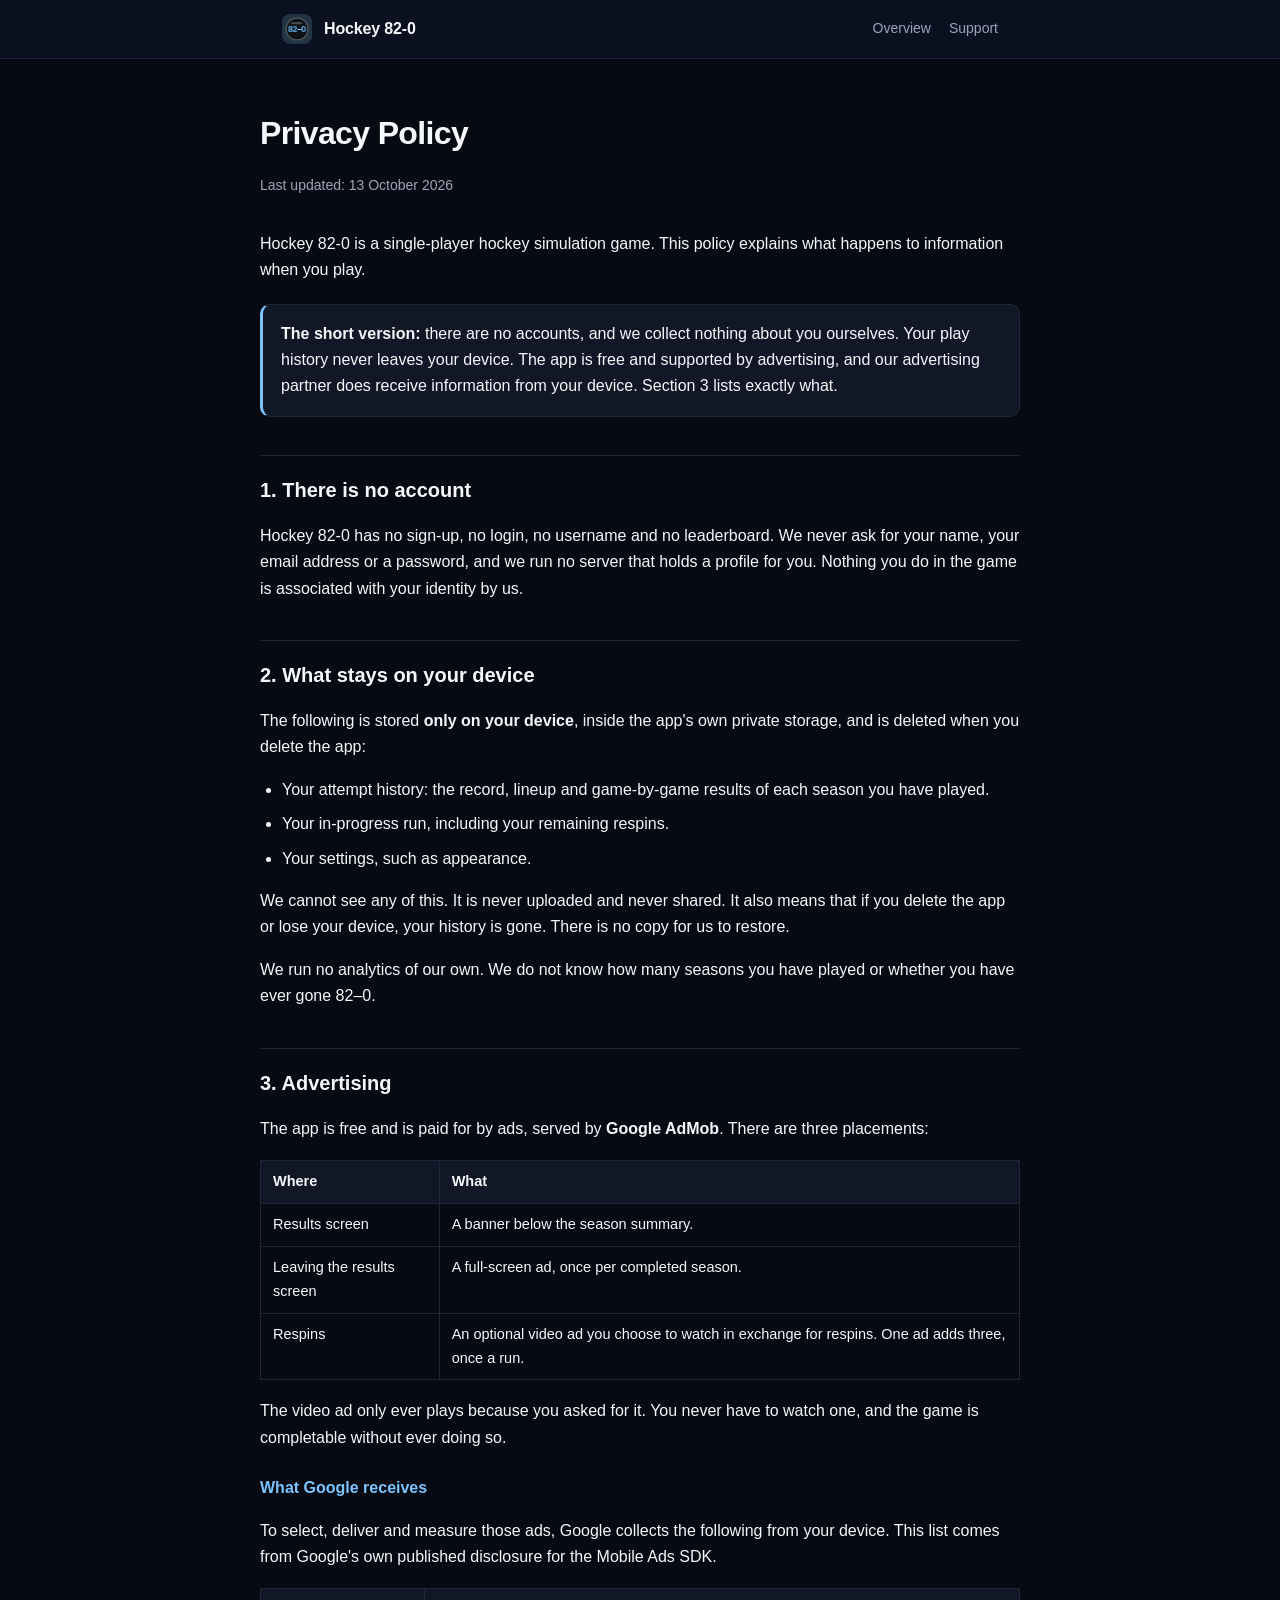
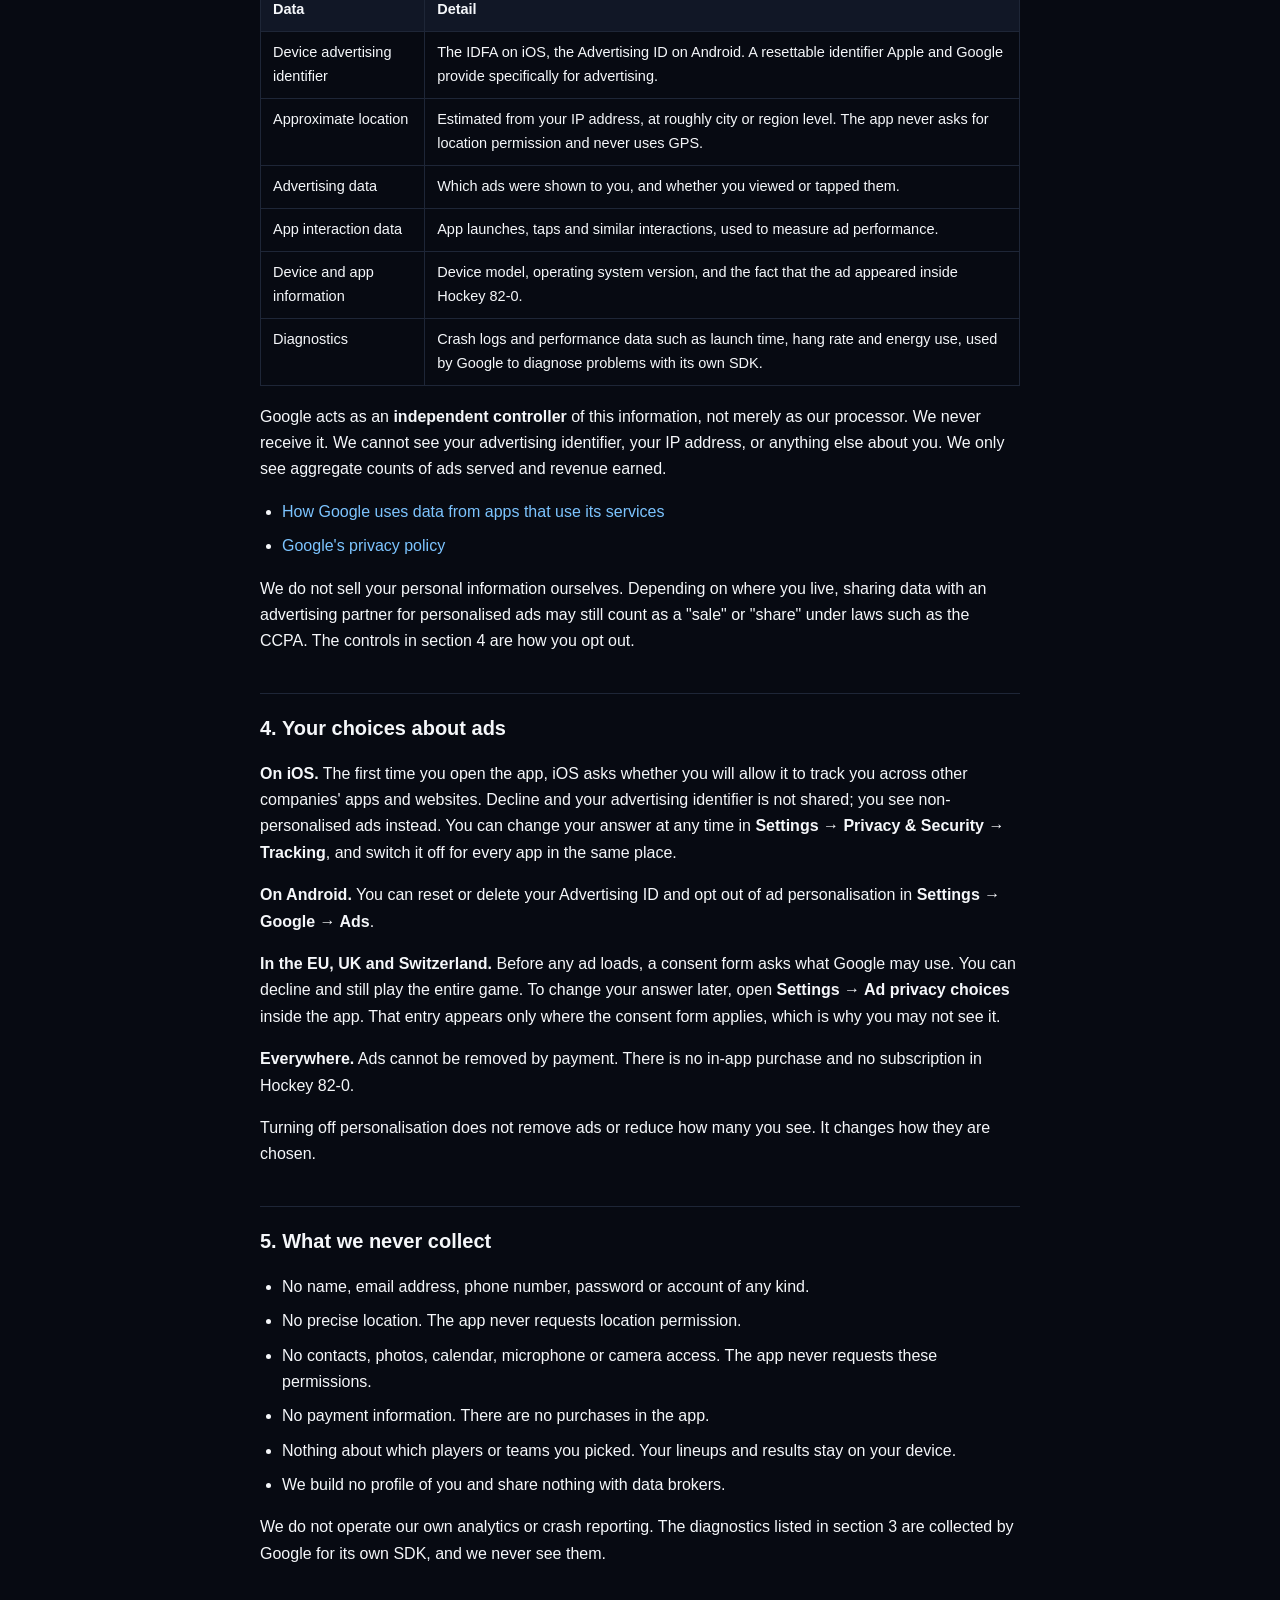
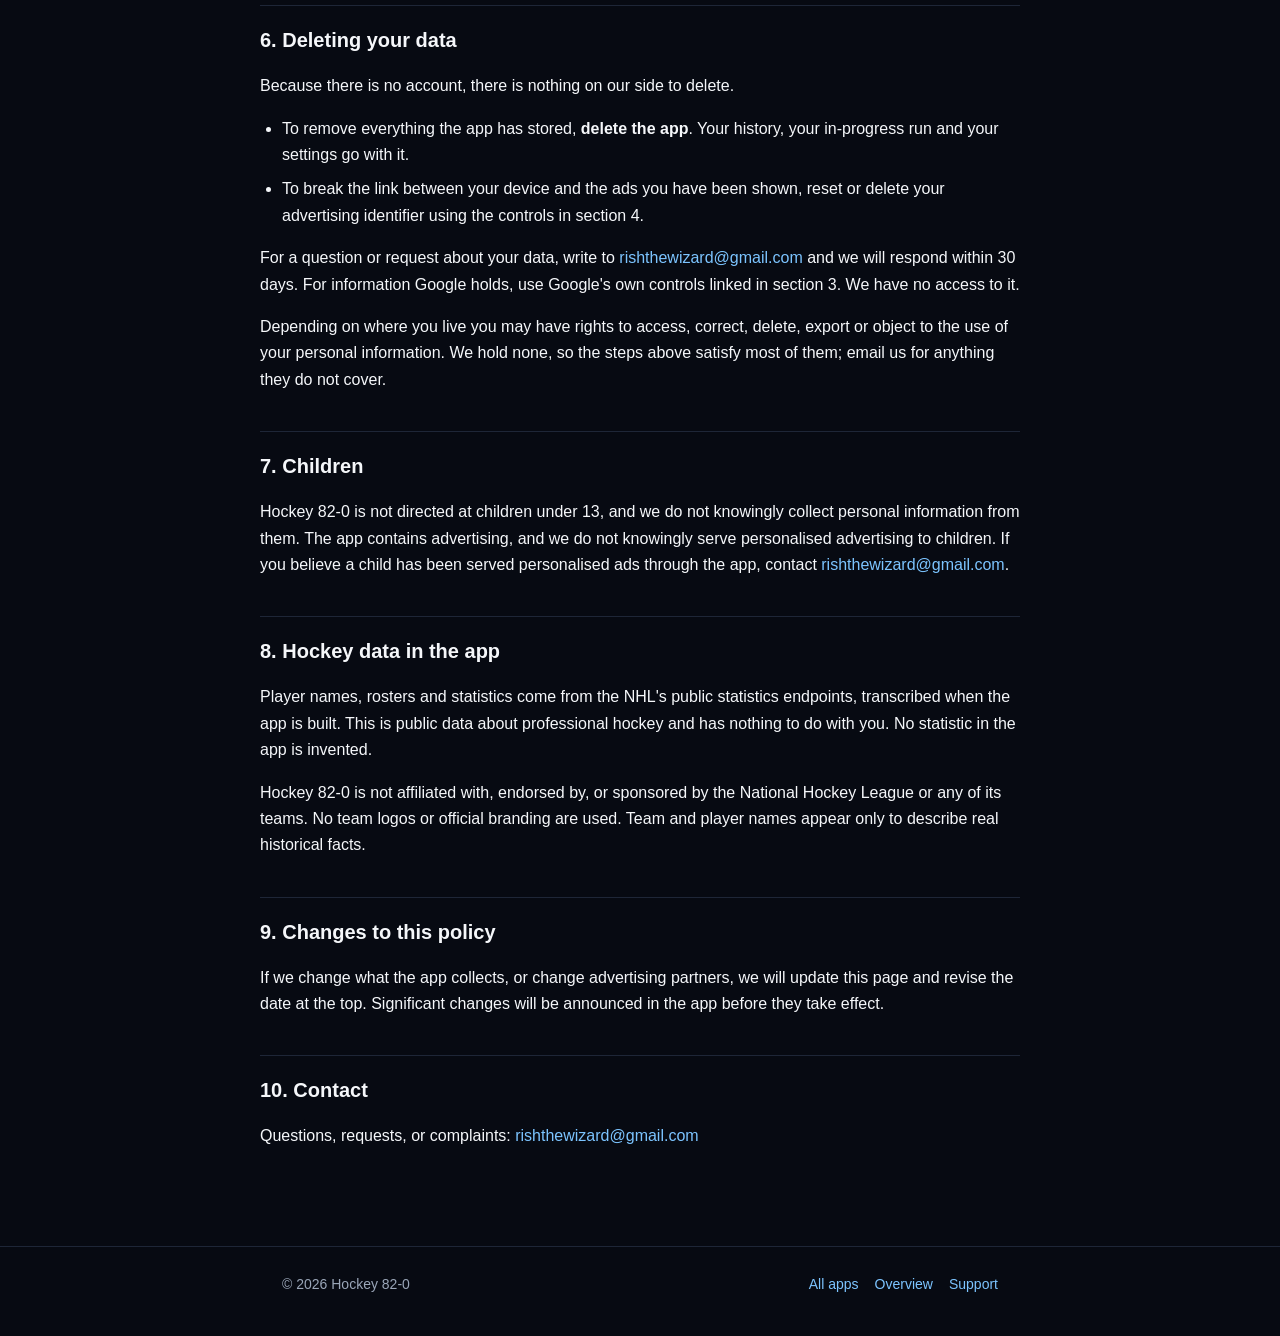
<file: hockey820/privacy.html>
<!doctype html>
<html lang="en">
<head>
<meta charset="utf-8">
<meta name="viewport" content="width=device-width, initial-scale=1">
<title>Privacy Policy — Hockey 82-0</title>
<meta name="description" content="Hockey 82-0 has no accounts and collects nothing about you. Your play history stays on your device. Ads are served by Google AdMob.">
<link rel="stylesheet" href="../style.css">
<link rel="icon" type="image/png" href="icon.png">
<link rel="apple-touch-icon" href="icon.png">
</head>
<body class="app-hockey">

<header>
  <div class="wrap">
    <img class="logo" src="icon.png" alt="Hockey 82-0 app icon">
    <span class="brand">Hockey 82-0</span>
    <nav>
      <a href="index.html">Overview</a>
      <a href="support.html">Support</a>
    </nav>
  </div>
</header>

<main class="wrap doc">

  <h1>Privacy Policy</h1>
  <p class="updated">Last updated: 13 October 2026</p>

  <p>
    Hockey 82-0 is a single-player hockey simulation game. This policy
    explains what happens to information when you play.
  </p>

  <div class="callout">
    <p>
      <strong>The short version:</strong> there are no accounts, and we collect
      nothing about you ourselves. Your play history never leaves your device.
      The app is free and supported by advertising, and our advertising partner
      does receive information from your device. Section 3 lists exactly what.
    </p>
  </div>

  <h2>1. There is no account</h2>
  <p>
    Hockey 82-0 has no sign-up, no login, no username and no leaderboard. We
    never ask for your name, your email address or a password, and we run no
    server that holds a profile for you. Nothing you do in the game is
    associated with your identity by us.
  </p>

  <h2>2. What stays on your device</h2>
  <p>
    The following is stored <strong>only on your device</strong>, inside the
    app's own private storage, and is deleted when you delete the app:
  </p>
  <ul>
    <li>Your attempt history: the record, lineup and game-by-game results of
        each season you have played.</li>
    <li>Your in-progress run, including your remaining respins.</li>
    <li>Your settings, such as appearance.</li>
  </ul>
  <p>
    We cannot see any of this. It is never uploaded and never shared. It also
    means that if you delete the app or lose your device, your history is gone.
    There is no copy for us to restore.
  </p>
  <p>
    We run no analytics of our own. We do not know how many seasons you have
    played or whether you have ever gone 82–0.
  </p>

  <h2>3. Advertising</h2>
  <p>
    The app is free and is paid for by ads, served by <strong>Google
    AdMob</strong>. There are three placements:
  </p>
  <table>
    <tr><th>Where</th><th>What</th></tr>
    <tr><td>Results screen</td><td>A banner below the season summary.</td></tr>
    <tr><td>Leaving the results screen</td><td>A full-screen ad, once per completed season.</td></tr>
    <tr><td>Respins</td><td>An optional video ad you choose to watch in exchange for respins. One ad adds three, once a run.</td></tr>
  </table>
  <p>
    The video ad only ever plays because you asked for it. You never have to
    watch one, and the game is completable without ever doing so.
  </p>

  <h3>What Google receives</h3>
  <p>
    To select, deliver and measure those ads, Google collects the following from
    your device. This list comes from Google's own published disclosure for the
    Mobile Ads SDK.
  </p>
  <table>
    <tr><th>Data</th><th>Detail</th></tr>
    <tr><td>Device advertising identifier</td><td>The IDFA on iOS, the Advertising ID on Android. A resettable identifier Apple and Google provide specifically for advertising.</td></tr>
    <tr><td>Approximate location</td><td>Estimated from your IP address, at roughly city or region level. The app never asks for location permission and never uses GPS.</td></tr>
    <tr><td>Advertising data</td><td>Which ads were shown to you, and whether you viewed or tapped them.</td></tr>
    <tr><td>App interaction data</td><td>App launches, taps and similar interactions, used to measure ad performance.</td></tr>
    <tr><td>Device and app information</td><td>Device model, operating system version, and the fact that the ad appeared inside Hockey 82-0.</td></tr>
    <tr><td>Diagnostics</td><td>Crash logs and performance data such as launch time, hang rate and energy use, used by Google to diagnose problems with its own SDK.</td></tr>
  </table>
  <p>
    Google acts as an <strong>independent controller</strong> of this
    information, not merely as our processor. We never receive it. We cannot see
    your advertising identifier, your IP address, or anything else about you. We
    only see aggregate counts of ads served and revenue earned.
  </p>
  <ul>
    <li><a href="https://policies.google.com/technologies/partner-sites">How Google uses data from apps that use its services</a></li>
    <li><a href="https://policies.google.com/privacy">Google's privacy policy</a></li>
  </ul>
  <p>
    We do not sell your personal information ourselves. Depending on where you
    live, sharing data with an advertising partner for personalised ads may
    still count as a "sale" or "share" under laws such as the CCPA. The controls
    in section 4 are how you opt out.
  </p>

  <h2>4. Your choices about ads</h2>
  <p>
    <strong>On iOS.</strong> The first time you open the app, iOS asks whether
    you will allow it to track you across other companies' apps and websites.
    Decline and your advertising identifier is not shared; you see
    non-personalised ads instead. You can change your answer at any time in
    <strong>Settings → Privacy &amp; Security → Tracking</strong>, and switch it
    off for every app in the same place.
  </p>
  <p>
    <strong>On Android.</strong> You can reset or delete your Advertising ID and
    opt out of ad personalisation in <strong>Settings → Google → Ads</strong>.
  </p>
  <p>
    <strong>In the EU, UK and Switzerland.</strong> Before any ad loads, a
    consent form asks what Google may use. You can decline and still play the
    entire game. To change your answer later, open
    <strong>Settings → Ad privacy choices</strong> inside the app. That entry
    appears only where the consent form applies, which is why you may not see it.
  </p>
  <p>
    <strong>Everywhere.</strong> Ads cannot be removed by payment. There is no
    in-app purchase and no subscription in Hockey 82-0.
  </p>
  <p>
    Turning off personalisation does not remove ads or reduce how many you see.
    It changes how they are chosen.
  </p>

  <h2>5. What we never collect</h2>
  <ul>
    <li>No name, email address, phone number, password or account of any kind.</li>
    <li>No precise location. The app never requests location permission.</li>
    <li>No contacts, photos, calendar, microphone or camera access. The app never requests these permissions.</li>
    <li>No payment information. There are no purchases in the app.</li>
    <li>Nothing about which players or teams you picked. Your lineups and results stay on your device.</li>
    <li>We build no profile of you and share nothing with data brokers.</li>
  </ul>
  <p>
    We do not operate our own analytics or crash reporting. The diagnostics
    listed in section 3 are collected by Google for its own SDK, and we never
    see them.
  </p>

  <h2>6. Deleting your data</h2>
  <p>Because there is no account, there is nothing on our side to delete.</p>
  <ul>
    <li>To remove everything the app has stored, <strong>delete the app</strong>.
        Your history, your in-progress run and your settings go with it.</li>
    <li>To break the link between your device and the ads you have been shown,
        reset or delete your advertising identifier using the controls in
        section 4.</li>
  </ul>
  <p>
    For a question or request about your data, write to
    <a href="mailto:rishthewizard@gmail.com">rishthewizard@gmail.com</a> and we
    will respond within 30 days. For information Google holds, use Google's own
    controls linked in section 3. We have no access to it.
  </p>
  <p>
    Depending on where you live you may have rights to access, correct, delete,
    export or object to the use of your personal information. We hold none, so
    the steps above satisfy most of them; email us for anything they do not
    cover.
  </p>

  <h2>7. Children</h2>
  <p>
    Hockey 82-0 is not directed at children under 13, and we do not knowingly
    collect personal information from them. The app contains advertising, and we
    do not knowingly serve personalised advertising to children. If you believe a
    child has been served personalised ads through the app, contact
    <a href="mailto:rishthewizard@gmail.com">rishthewizard@gmail.com</a>.
  </p>

  <h2>8. Hockey data in the app</h2>
  <p>
    Player names, rosters and statistics come from the NHL's public statistics endpoints, transcribed when the app is built. This is public data about professional hockey and has nothing to do with you. No statistic in the app is invented.
  </p>
  <p>
    Hockey 82-0 is not affiliated with, endorsed by, or sponsored by the National Hockey League or any of its teams. No team logos or official branding are used. Team and player names appear only to describe real historical facts.
  </p>

  <h2>9. Changes to this policy</h2>
  <p>
    If we change what the app collects, or change advertising partners, we will
    update this page and revise the date at the top. Significant changes will be
    announced in the app before they take effect.
  </p>

  <h2>10. Contact</h2>
  <p>
    Questions, requests, or complaints:
    <a href="mailto:rishthewizard@gmail.com">rishthewizard@gmail.com</a>
  </p>

</main>

<footer>
  <div class="wrap">
    <span>© 2026 Hockey 82-0</span>
    <nav>
      <a href="../index.html">All apps</a>
      <a href="index.html">Overview</a>
      <a href="support.html">Support</a>
    </nav>
  </div>
</footer>

</body>
</html>
</file>
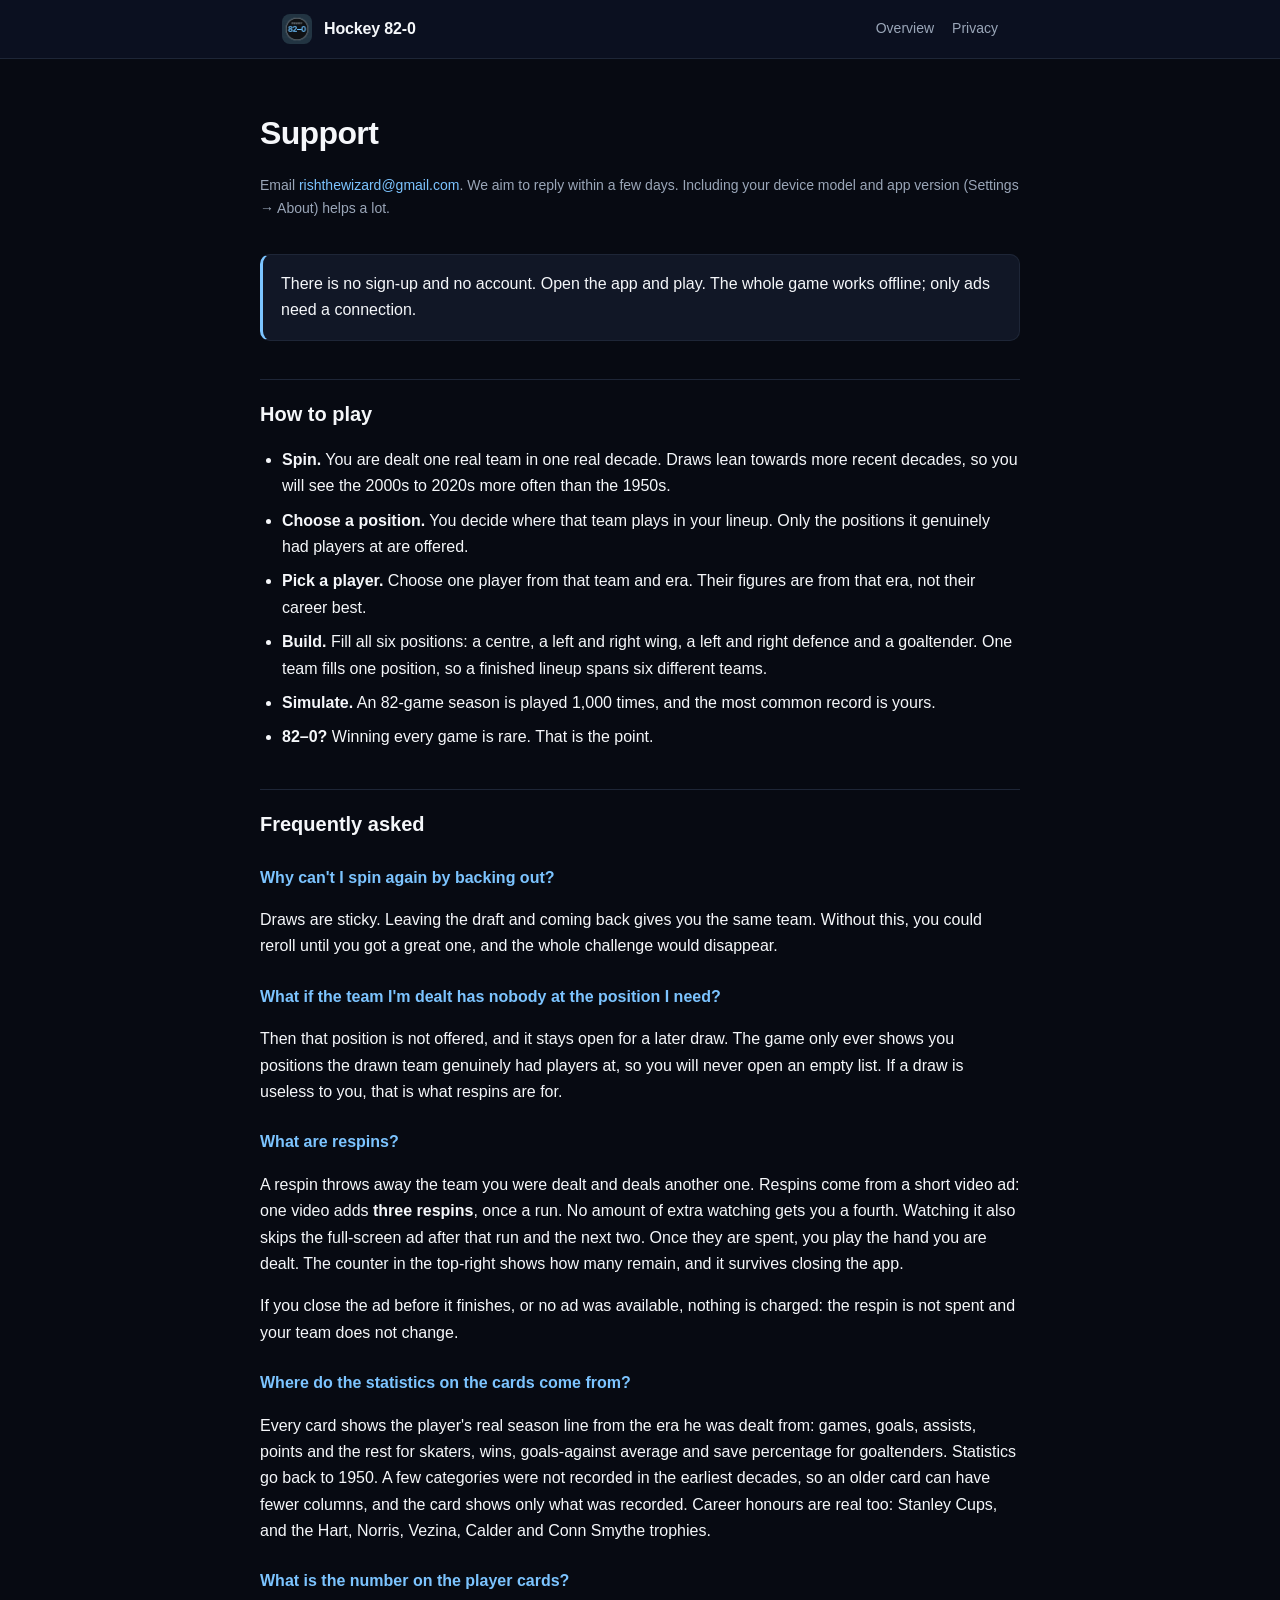
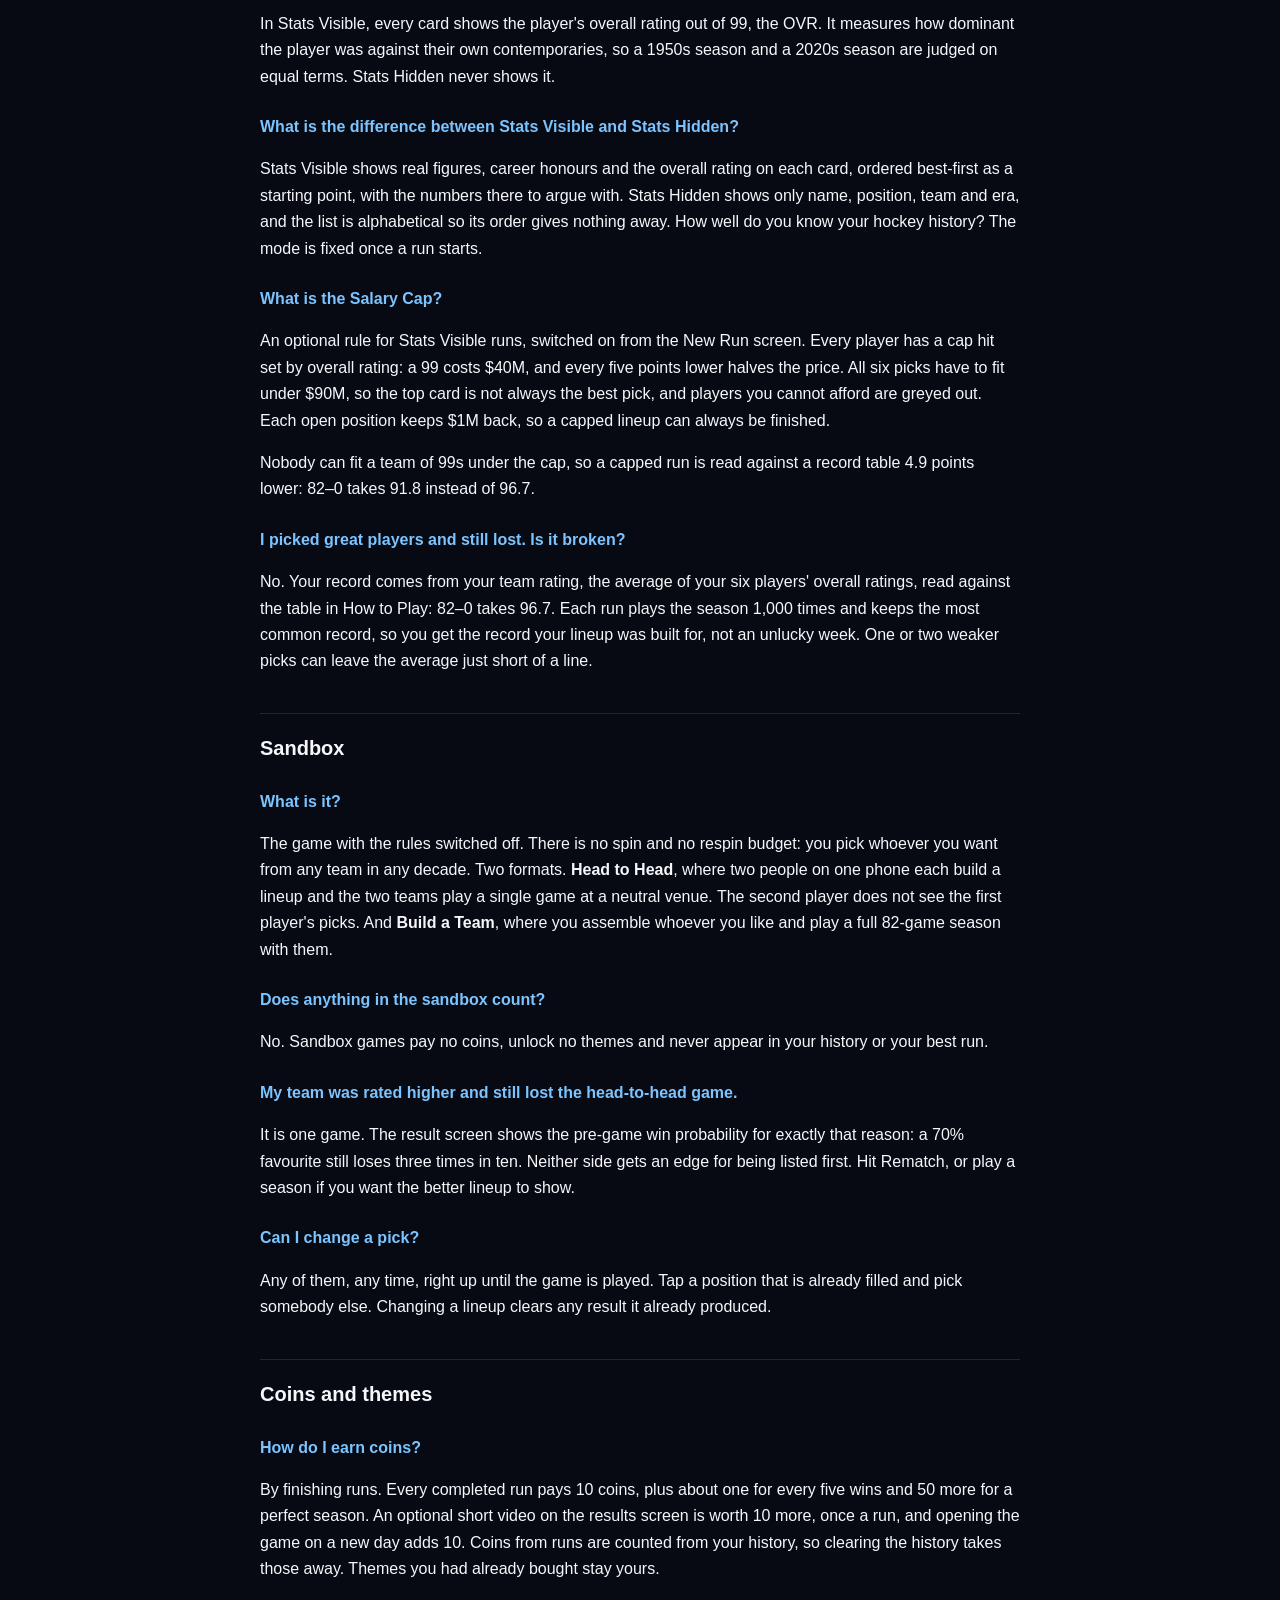
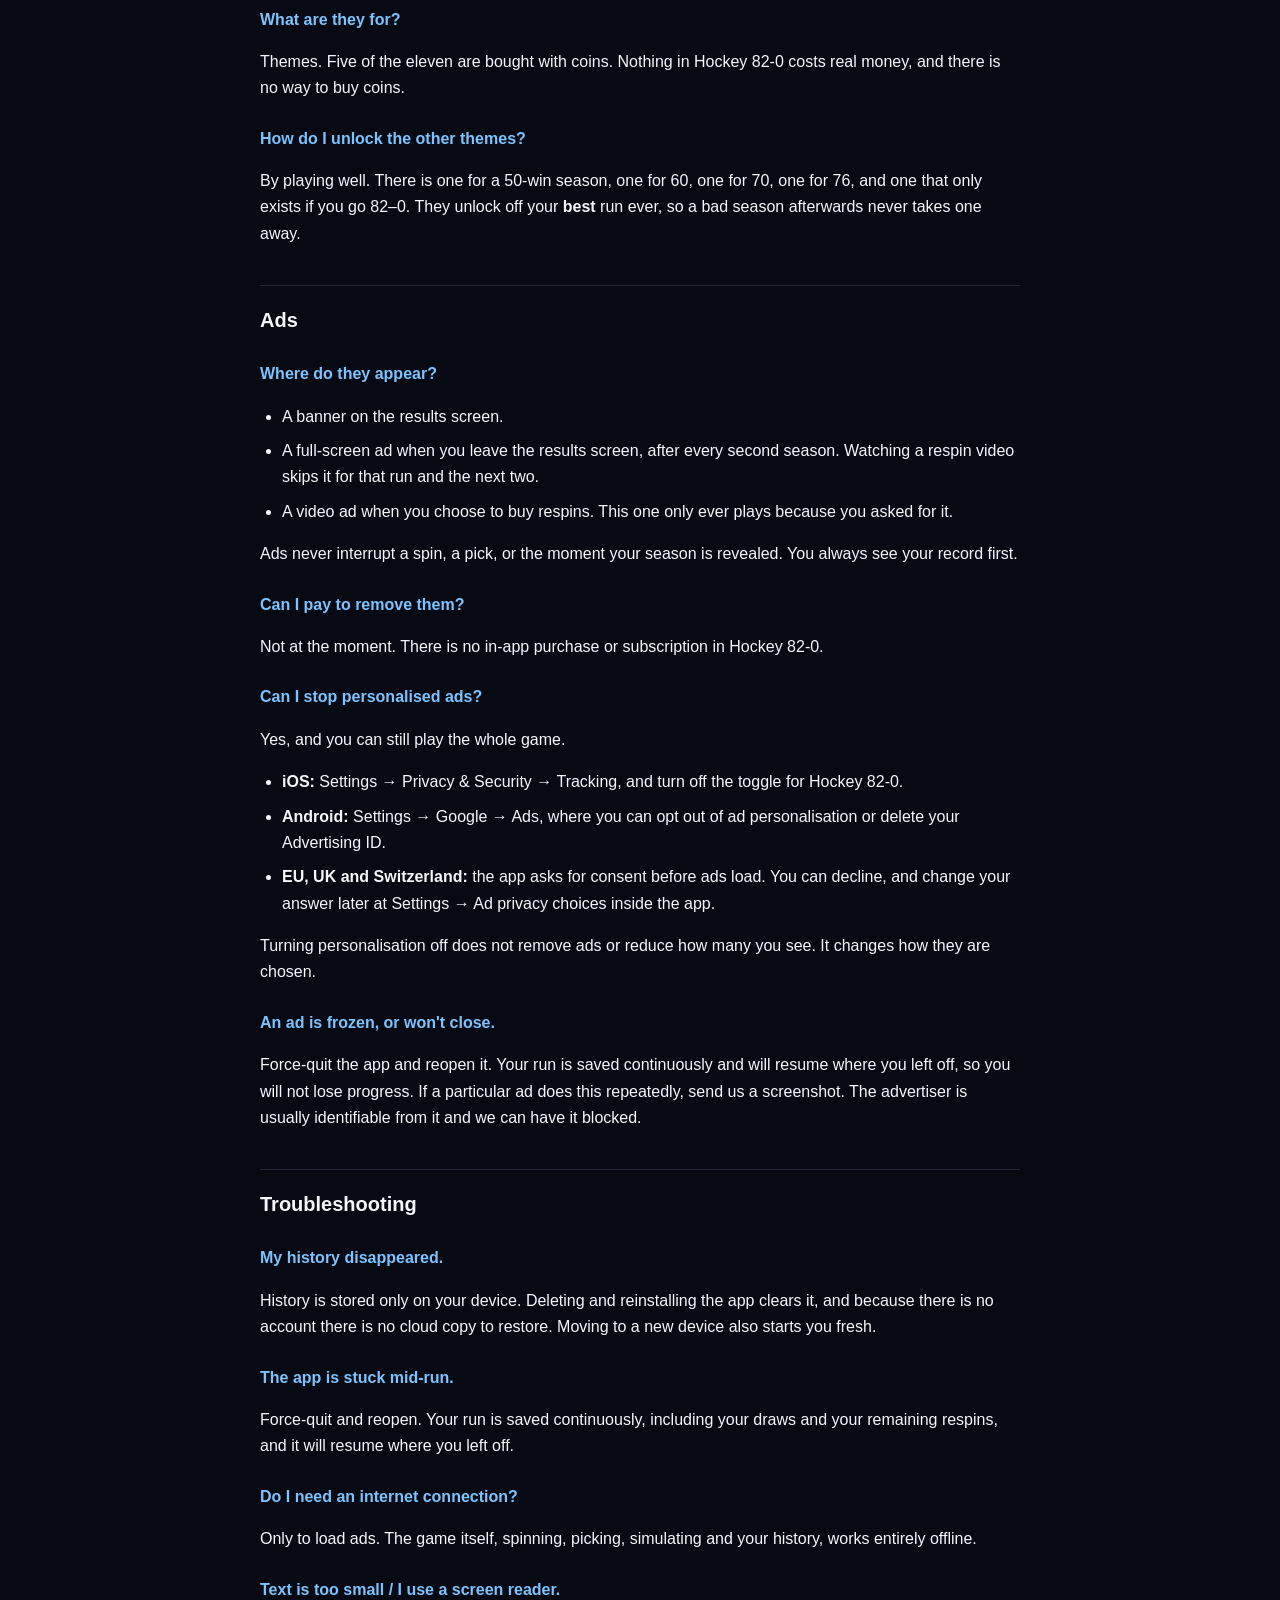
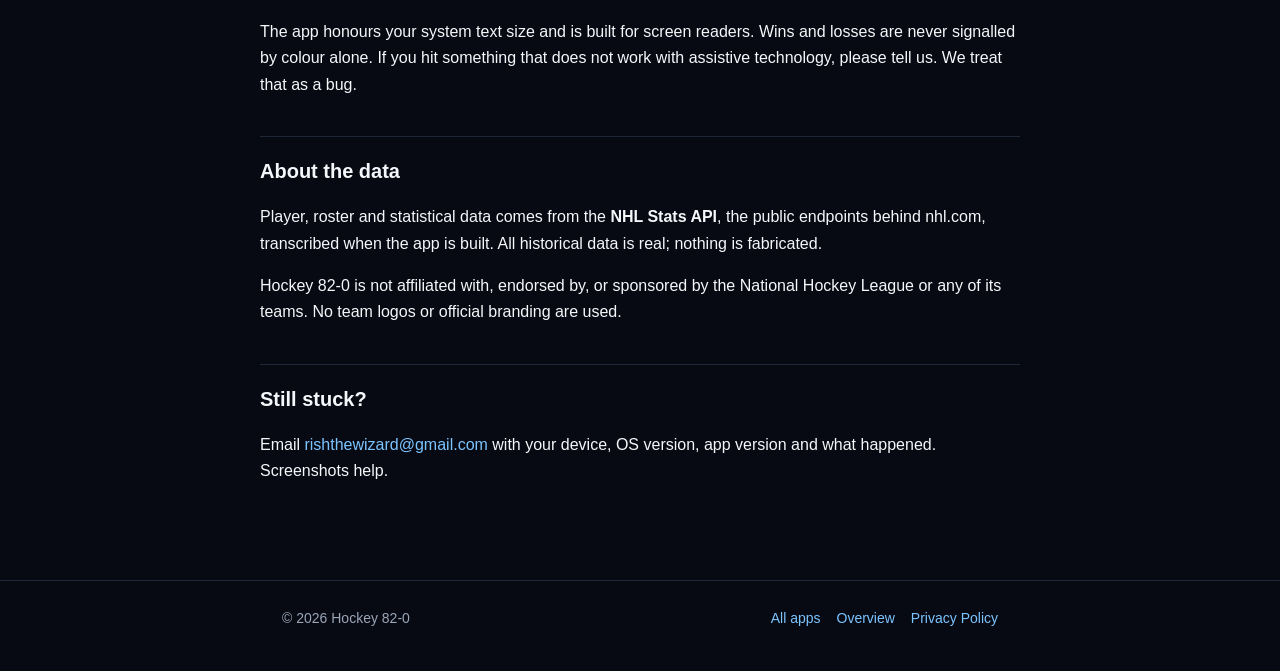
<file: hockey820/support.html>
<!doctype html>
<html lang="en">
<head>
<meta charset="utf-8">
<meta name="viewport" content="width=device-width, initial-scale=1">
<title>Support — Hockey 82-0</title>
<meta name="description" content="Help with Hockey 82-0: how to play, respins, the sandbox, coins and themes, ads, and troubleshooting.">
<link rel="stylesheet" href="../style.css">
<link rel="icon" type="image/png" href="icon.png">
<link rel="apple-touch-icon" href="icon.png">
</head>
<body class="app-hockey">

<header>
  <div class="wrap">
    <img class="logo" src="icon.png" alt="Hockey 82-0 app icon">
    <span class="brand">Hockey 82-0</span>
    <nav>
      <a href="index.html">Overview</a>
      <a href="privacy.html">Privacy</a>
    </nav>
  </div>
</header>

<main class="wrap doc">

  <h1>Support</h1>
  <p class="updated">
    Email <a href="mailto:rishthewizard@gmail.com">rishthewizard@gmail.com</a>.
    We aim to reply within a few days. Including your device model and app
    version (Settings → About) helps a lot.
  </p>

  <div class="callout">
    <p>
      There is no sign-up and no account. Open the app and play. The whole game
      works offline; only ads need a connection.
    </p>
  </div>

  <h2>How to play</h2>
  <ul>
    <li><strong>Spin.</strong> You are dealt one real team in one real decade.
        Draws lean towards more recent decades, so you will see the 2000s to
        2020s more often than the 1950s.</li>
    <li><strong>Choose a position.</strong> You decide where that team plays in
        your lineup. Only the positions it genuinely had players at are
        offered.</li>
    <li><strong>Pick a player.</strong> Choose one player from that team and era.
        Their figures are from that era, not their career best.</li>
    <li><strong>Build.</strong> Fill all six positions: a centre, a left and right wing, a left and right defence and a goaltender.
        One team fills one position, so a finished lineup spans six
        different teams.</li>
    <li><strong>Simulate.</strong> An 82-game season is played 1,000 times,
        and the most common record is yours.</li>
    <li><strong>82–0?</strong> Winning every game is rare. That is the point.</li>
  </ul>

  <h2>Frequently asked</h2>

  <h3>Why can't I spin again by backing out?</h3>
  <p>
    Draws are sticky. Leaving the draft and coming back gives you the same team.
    Without this, you could reroll until you got a great one, and the whole
    challenge would disappear.
  </p>

  <h3>What if the team I'm dealt has nobody at the position I need?</h3>
  <p>
    Then that position is not offered, and it stays open for a later draw. The
    game only ever shows you positions the drawn team genuinely had players at,
    so you will never open an empty list. If a draw is useless to you, that is
    what respins are for.
  </p>

  <h3>What are respins?</h3>
  <p>
    A respin throws away the team you were dealt and deals another one. Respins
    come from a short video ad: one video adds <strong>three respins</strong>,
    once a run. No amount of extra watching gets you a fourth. Watching it also skips the full-screen ad after that run and the next two. Once they are
    spent, you play the hand you are dealt. The counter in the top-right shows
    how many remain, and it survives closing the app.
  </p>
  <p>
    If you close the ad before it finishes, or no ad was available, nothing is
    charged: the respin is not spent and your team does not change.
  </p>

  <h3>Where do the statistics on the cards come from?</h3>
  <p>
    Every card shows the player's real season line from the era he was dealt from: games, goals, assists, points and the rest for skaters, wins, goals-against average and save percentage for goaltenders. Statistics go back to 1950. A few categories were not recorded in the earliest decades, so an older card can have fewer columns, and the card shows only what was recorded. Career honours are real too: Stanley Cups, and the Hart, Norris, Vezina, Calder and Conn Smythe trophies.
  </p>

  <h3>What is the number on the player cards?</h3>
  <p>
    In Stats Visible, every card shows the player's overall rating out of 99,
    the OVR. It measures how dominant the player was against their own
    contemporaries, so a 1950s season and a 2020s season are judged on equal terms.
    Stats Hidden never shows it.
  </p>

  <h3>What is the difference between Stats Visible and Stats Hidden?</h3>
  <p>
    Stats Visible shows real figures, career honours and the overall rating on
    each card, ordered
    best-first as a starting point, with the numbers there to argue with. Stats
    Hidden shows only name, position, team and era, and the list is alphabetical
    so its order gives nothing away. How well do you know your
    hockey history? The mode is fixed once a run starts.
  </p>

  <h3>What is the Salary Cap?</h3>
  <p>
    An optional rule for Stats Visible runs, switched on from the New Run
    screen. Every player has a cap hit set by overall rating: a 99 costs
    $40M, and every five points lower halves the price. All six picks have
    to fit under $90M, so the top card is not always the best pick, and
    players you cannot afford are greyed out. Each open position keeps $1M
    back, so a capped lineup can always be finished.
  </p>
  <p>
    Nobody can fit a team of 99s under the cap, so a capped run is read against
    a record table 4.9 points lower: 82–0 takes 91.8 instead of 96.7.
  </p>

  <h3>I picked great players and still lost. Is it broken?</h3>
  <p>
    No. Your record comes from your team rating, the average of your
    six players' overall ratings, read against the table in How to Play:
    82–0 takes 96.7. Each run plays the season 1,000 times and keeps the most
    common record, so you get the record your lineup was built for, not an
    unlucky week. One or two weaker picks can leave the average just short of
    a line.
  </p>

  <h2>Sandbox</h2>

  <h3>What is it?</h3>
  <p>
    The game with the rules switched off. There is no spin and no respin budget:
    you pick whoever you want from any team in any decade. Two formats.
    <strong>Head to Head</strong>, where two people on one phone each build
    a lineup and the two teams play a single game at a neutral
    venue. The second player does not see the first player's picks.
    And <strong>Build a Team</strong>, where you assemble whoever you like and
    play a full 82-game season with them.
  </p>

  <h3>Does anything in the sandbox count?</h3>
  <p>
    No. Sandbox games pay no coins, unlock no themes and never appear in your
    history or your best run.
  </p>

  <h3>My team was rated higher and still lost the head-to-head game.</h3>
  <p>
    It is one game. The result screen shows the pre-game win probability for
    exactly that reason: a 70% favourite still loses three times in ten. Neither
    side gets an edge for being listed first. Hit Rematch, or play a season if
    you want the better lineup to show.
  </p>

  <h3>Can I change a pick?</h3>
  <p>
    Any of them, any time, right up until the game is played. Tap a position
    that is already filled and pick somebody else. Changing a lineup clears
    any result it already produced.
  </p>

  <h2>Coins and themes</h2>

  <h3>How do I earn coins?</h3>
  <p>
    By finishing runs. Every completed run pays 10 coins, plus about one for every five wins and 50 more for a perfect season. An optional short video on the results screen is worth 10 more, once a run, and opening the game on a new day adds 10. Coins from runs are counted from your
    history, so clearing the history takes those away. Themes you had already
    bought stay yours.
  </p>

  <h3>What are they for?</h3>
  <p>
    Themes. Five of the eleven are bought with coins. Nothing in Hockey 82-0
    costs real money, and there is no way to buy coins.
  </p>

  <h3>How do I unlock the other themes?</h3>
  <p>
    By playing well. There is one for a 50-win season, one for 60, one for 70, one for 76, and one that only exists if you go 82–0. They unlock off your <strong>best</strong> run
    ever, so a bad season afterwards never takes one away.
  </p>

  <h2>Ads</h2>

  <h3>Where do they appear?</h3>
  <ul>
    <li>A banner on the results screen.</li>
    <li>A full-screen ad when you leave the results screen, after every
        second season. Watching a respin video skips it for that run and the
        next two.</li>
    <li>A video ad when you choose to buy respins. This one only ever plays
        because you asked for it.</li>
  </ul>
  <p>
    Ads never interrupt a spin, a pick, or the moment your season is revealed.
    You always see your record first.
  </p>

  <h3>Can I pay to remove them?</h3>
  <p>
    Not at the moment. There is no in-app purchase or subscription in
    Hockey 82-0.
  </p>

  <h3>Can I stop personalised ads?</h3>
  <p>Yes, and you can still play the whole game.</p>
  <ul>
    <li><strong>iOS:</strong> Settings → Privacy &amp; Security → Tracking, and
        turn off the toggle for Hockey 82-0.</li>
    <li><strong>Android:</strong> Settings → Google → Ads, where you can opt out
        of ad personalisation or delete your Advertising ID.</li>
    <li><strong>EU, UK and Switzerland:</strong> the app asks for consent before
        ads load. You can decline, and change your answer later at
        Settings → Ad privacy choices inside the app.</li>
  </ul>
  <p>
    Turning personalisation off does not remove ads or reduce how many you see.
    It changes how they are chosen.
  </p>

  <h3>An ad is frozen, or won't close.</h3>
  <p>
    Force-quit the app and reopen it. Your run is saved continuously and will
    resume where you left off, so you will not lose progress. If a particular ad
    does this repeatedly, send us a screenshot. The advertiser is usually
    identifiable from it and we can have it blocked.
  </p>

  <h2>Troubleshooting</h2>

  <h3>My history disappeared.</h3>
  <p>
    History is stored only on your device. Deleting and reinstalling the app
    clears it, and because there is no account there is no cloud copy to
    restore. Moving to a new device also starts you fresh.
  </p>

  <h3>The app is stuck mid-run.</h3>
  <p>
    Force-quit and reopen. Your run is saved continuously, including your draws
    and your remaining respins, and it will resume where you left off.
  </p>

  <h3>Do I need an internet connection?</h3>
  <p>
    Only to load ads. The game itself, spinning, picking, simulating and your
    history, works entirely offline.
  </p>

  <h3>Text is too small / I use a screen reader.</h3>
  <p>
    The app honours your system text size and is built for screen readers. Wins
    and losses are never signalled by colour alone. If you hit something that
    does not work with assistive technology, please tell us. We treat that as a
    bug.
  </p>

  <h2>About the data</h2>
  <p>
    Player, roster and statistical data comes from the <strong>NHL Stats API</strong>, the public endpoints behind nhl.com, transcribed when the app is built. All historical data is real; nothing is fabricated.
  </p>
  <p>
    Hockey 82-0 is not affiliated with, endorsed by, or sponsored by the National Hockey League or any of its teams. No team logos or official branding are used.
  </p>

  <h2>Still stuck?</h2>
  <p>
    Email <a href="mailto:rishthewizard@gmail.com">rishthewizard@gmail.com</a>
    with your device, OS version, app version and what happened. Screenshots
    help.
  </p>

</main>

<footer>
  <div class="wrap">
    <span>© 2026 Hockey 82-0</span>
    <nav>
      <a href="../index.html">All apps</a>
      <a href="index.html">Overview</a>
      <a href="privacy.html">Privacy Policy</a>
    </nav>
  </div>
</footer>

</body>
</html>
</file>
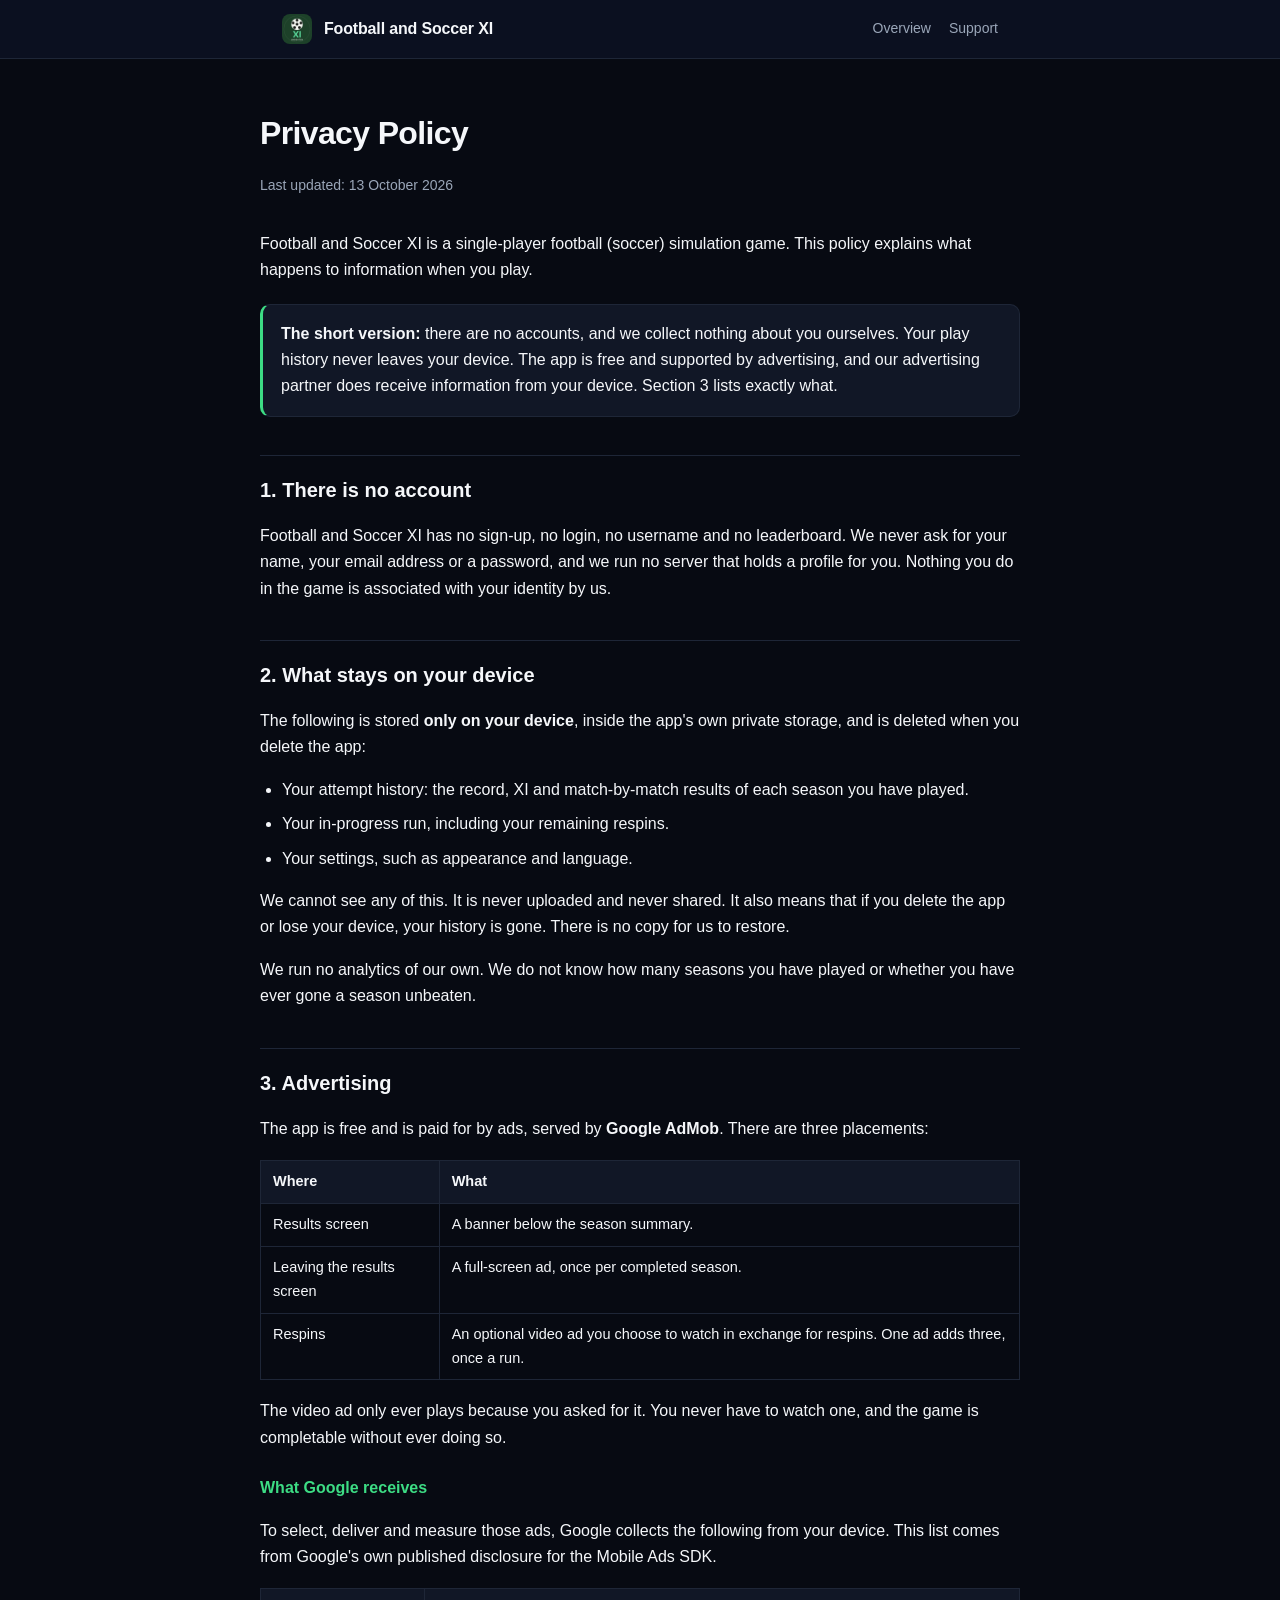
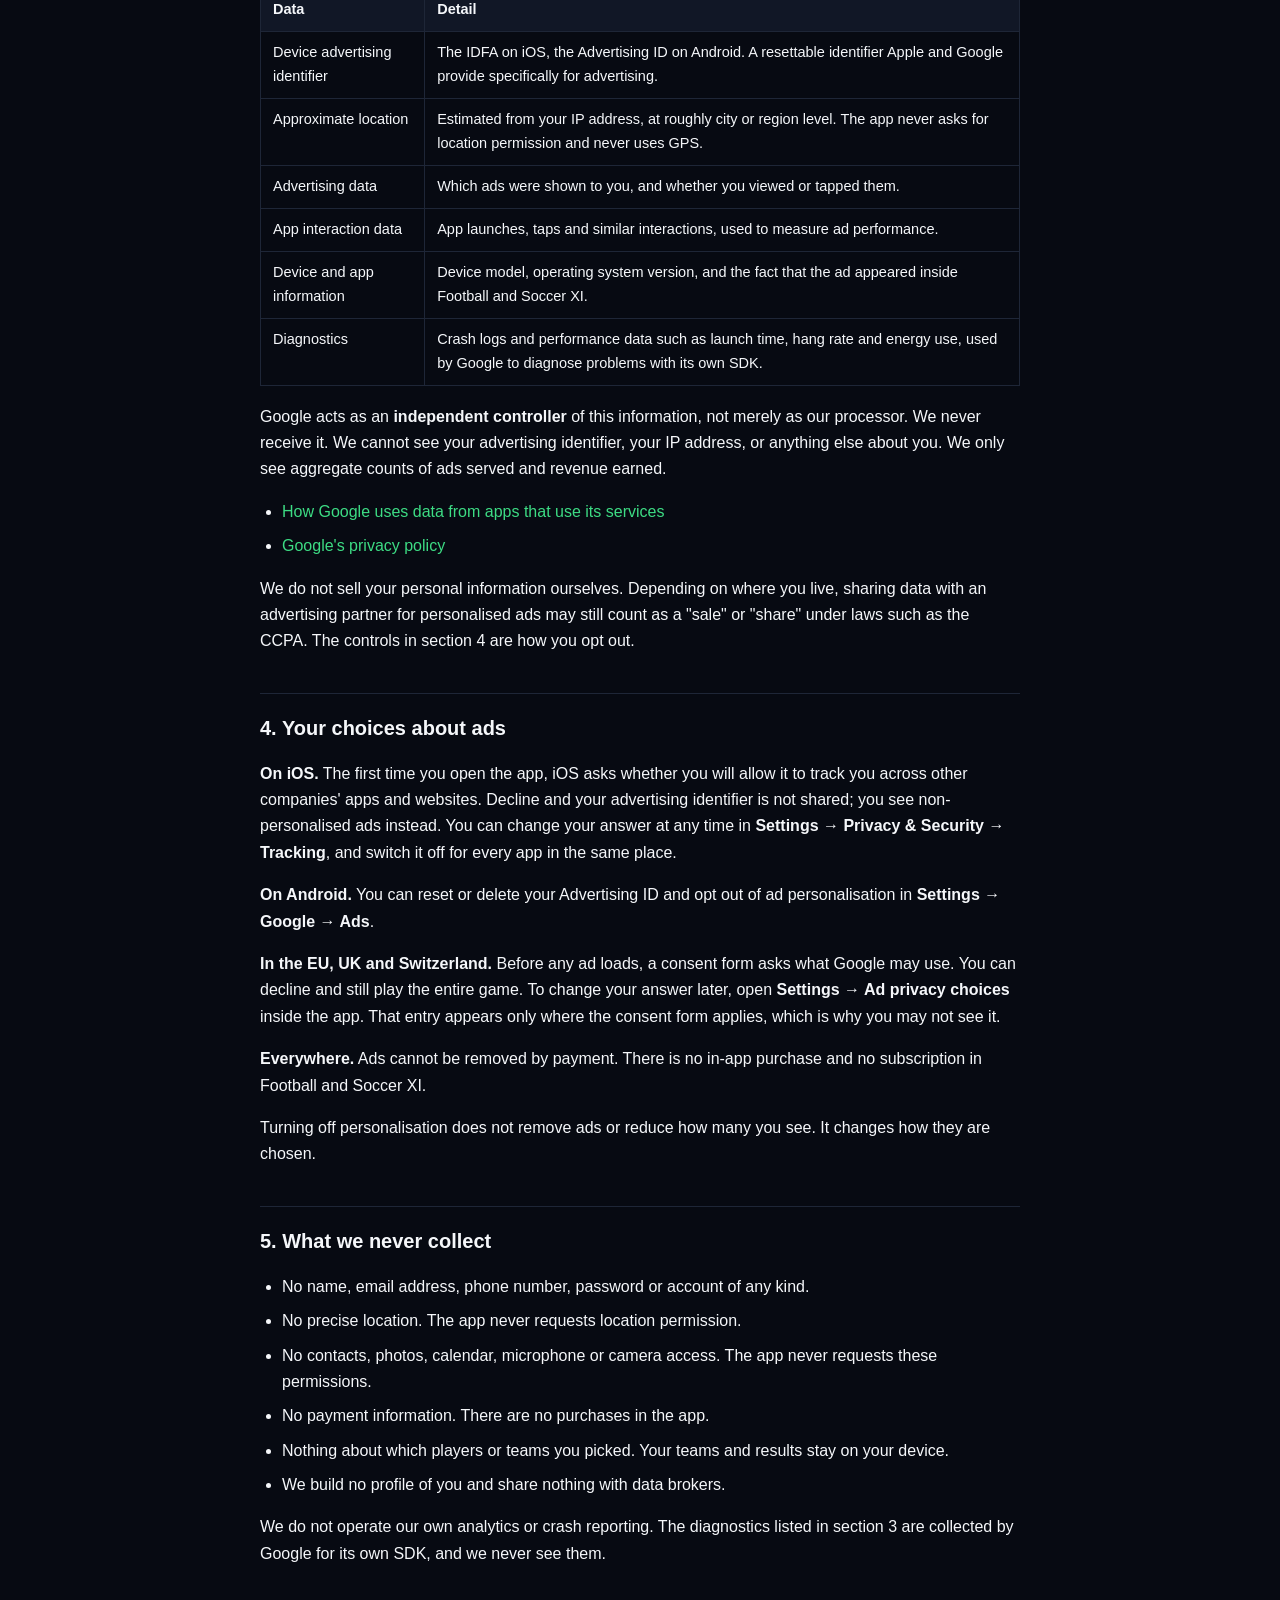
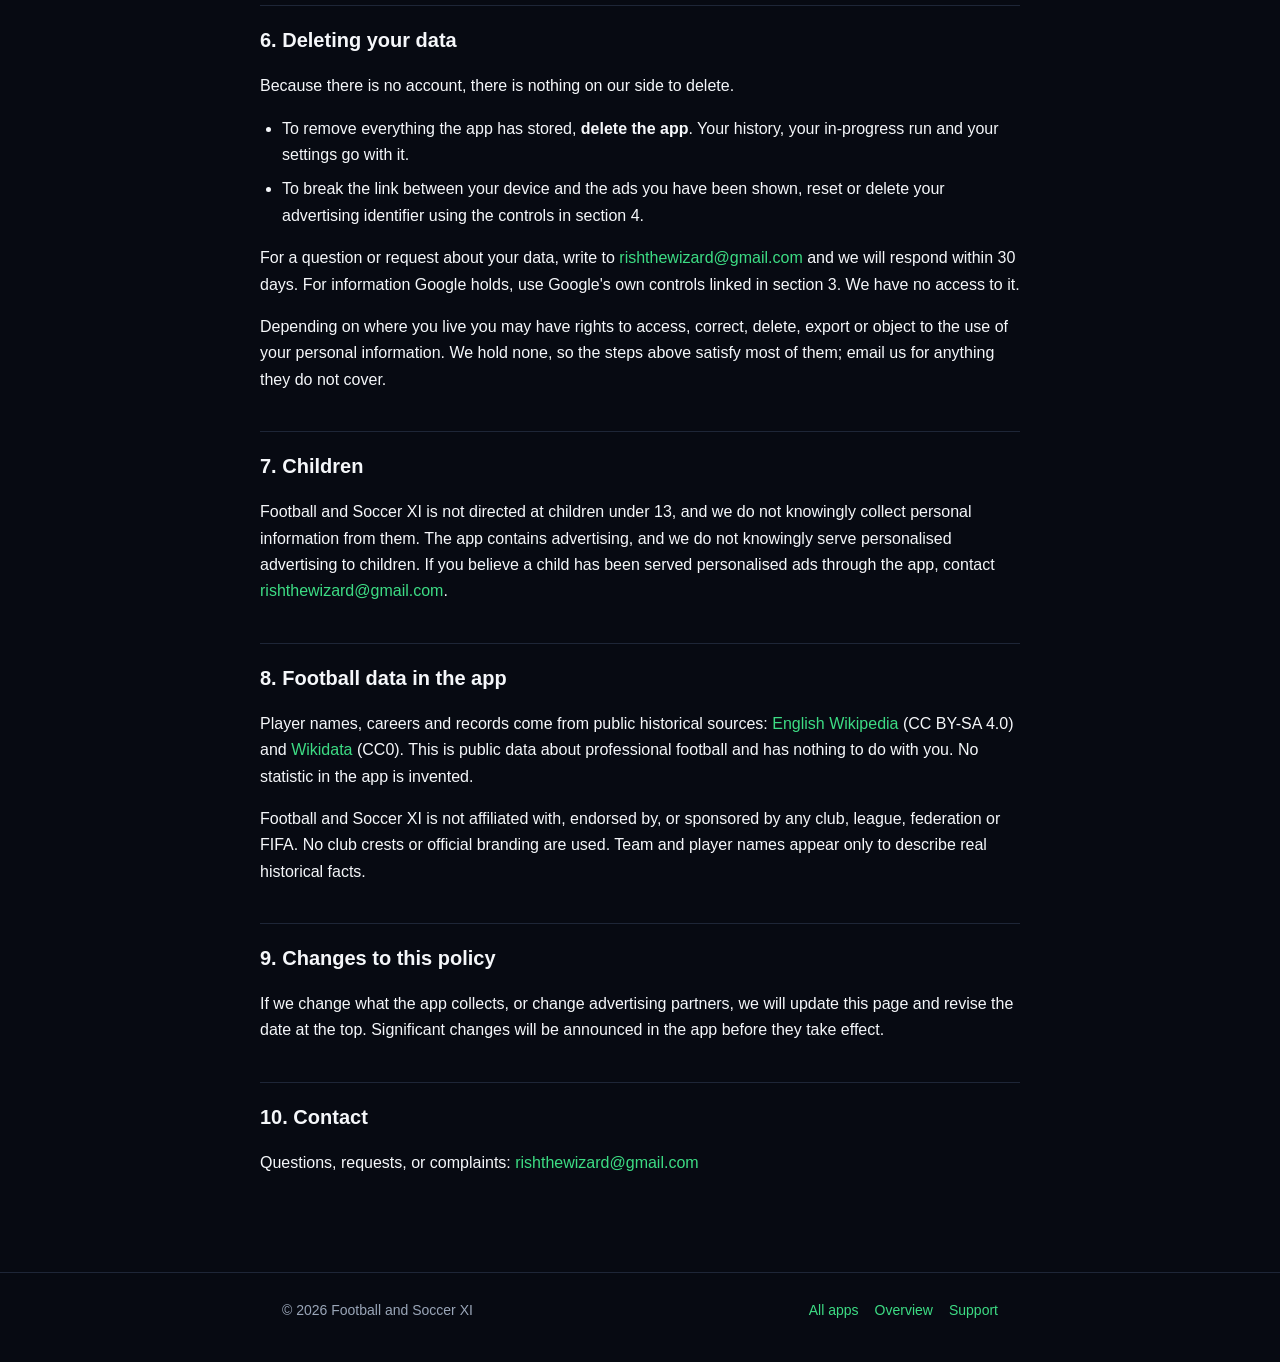
<file: unbeatenxi/privacy.html>
<!doctype html>
<html lang="en">
<head>
<meta charset="utf-8">
<meta name="viewport" content="width=device-width, initial-scale=1">
<title>Privacy Policy — Football and Soccer XI</title>
<meta name="description" content="Football and Soccer XI has no accounts and collects nothing about you. Your play history stays on your device. Ads are served by Google AdMob.">
<link rel="stylesheet" href="../style.css">
<link rel="icon" type="image/png" href="icon.png">
<link rel="apple-touch-icon" href="icon.png">
</head>
<body class="app-xi">

<header>
  <div class="wrap">
    <img class="logo" src="icon.png" alt="Football and Soccer XI app icon">
    <span class="brand">Football and Soccer XI</span>
    <nav>
      <a href="index.html">Overview</a>
      <a href="support.html">Support</a>
    </nav>
  </div>
</header>

<main class="wrap doc">

  <h1>Privacy Policy</h1>
  <p class="updated">Last updated: 13 October 2026</p>

  <p>
    Football and Soccer XI is a single-player football (soccer) simulation game. This policy
    explains what happens to information when you play.
  </p>

  <div class="callout">
    <p>
      <strong>The short version:</strong> there are no accounts, and we collect
      nothing about you ourselves. Your play history never leaves your device.
      The app is free and supported by advertising, and our advertising partner
      does receive information from your device. Section 3 lists exactly what.
    </p>
  </div>

  <h2>1. There is no account</h2>
  <p>
    Football and Soccer XI has no sign-up, no login, no username and no leaderboard. We
    never ask for your name, your email address or a password, and we run no
    server that holds a profile for you. Nothing you do in the game is
    associated with your identity by us.
  </p>

  <h2>2. What stays on your device</h2>
  <p>
    The following is stored <strong>only on your device</strong>, inside the
    app's own private storage, and is deleted when you delete the app:
  </p>
  <ul>
    <li>Your attempt history: the record, XI and match-by-match results of
        each season you have played.</li>
    <li>Your in-progress run, including your remaining respins.</li>
    <li>Your settings, such as appearance and language.</li>
  </ul>
  <p>
    We cannot see any of this. It is never uploaded and never shared. It also
    means that if you delete the app or lose your device, your history is gone.
    There is no copy for us to restore.
  </p>
  <p>
    We run no analytics of our own. We do not know how many seasons you have
    played or whether you have ever gone a season unbeaten.
  </p>

  <h2>3. Advertising</h2>
  <p>
    The app is free and is paid for by ads, served by <strong>Google
    AdMob</strong>. There are three placements:
  </p>
  <table>
    <tr><th>Where</th><th>What</th></tr>
    <tr><td>Results screen</td><td>A banner below the season summary.</td></tr>
    <tr><td>Leaving the results screen</td><td>A full-screen ad, once per completed season.</td></tr>
    <tr><td>Respins</td><td>An optional video ad you choose to watch in exchange for respins. One ad adds three, once a run.</td></tr>
  </table>
  <p>
    The video ad only ever plays because you asked for it. You never have to
    watch one, and the game is completable without ever doing so.
  </p>

  <h3>What Google receives</h3>
  <p>
    To select, deliver and measure those ads, Google collects the following from
    your device. This list comes from Google's own published disclosure for the
    Mobile Ads SDK.
  </p>
  <table>
    <tr><th>Data</th><th>Detail</th></tr>
    <tr><td>Device advertising identifier</td><td>The IDFA on iOS, the Advertising ID on Android. A resettable identifier Apple and Google provide specifically for advertising.</td></tr>
    <tr><td>Approximate location</td><td>Estimated from your IP address, at roughly city or region level. The app never asks for location permission and never uses GPS.</td></tr>
    <tr><td>Advertising data</td><td>Which ads were shown to you, and whether you viewed or tapped them.</td></tr>
    <tr><td>App interaction data</td><td>App launches, taps and similar interactions, used to measure ad performance.</td></tr>
    <tr><td>Device and app information</td><td>Device model, operating system version, and the fact that the ad appeared inside Football and Soccer XI.</td></tr>
    <tr><td>Diagnostics</td><td>Crash logs and performance data such as launch time, hang rate and energy use, used by Google to diagnose problems with its own SDK.</td></tr>
  </table>
  <p>
    Google acts as an <strong>independent controller</strong> of this
    information, not merely as our processor. We never receive it. We cannot see
    your advertising identifier, your IP address, or anything else about you. We
    only see aggregate counts of ads served and revenue earned.
  </p>
  <ul>
    <li><a href="https://policies.google.com/technologies/partner-sites">How Google uses data from apps that use its services</a></li>
    <li><a href="https://policies.google.com/privacy">Google's privacy policy</a></li>
  </ul>
  <p>
    We do not sell your personal information ourselves. Depending on where you
    live, sharing data with an advertising partner for personalised ads may
    still count as a "sale" or "share" under laws such as the CCPA. The controls
    in section 4 are how you opt out.
  </p>

  <h2>4. Your choices about ads</h2>
  <p>
    <strong>On iOS.</strong> The first time you open the app, iOS asks whether
    you will allow it to track you across other companies' apps and websites.
    Decline and your advertising identifier is not shared; you see
    non-personalised ads instead. You can change your answer at any time in
    <strong>Settings → Privacy &amp; Security → Tracking</strong>, and switch it
    off for every app in the same place.
  </p>
  <p>
    <strong>On Android.</strong> You can reset or delete your Advertising ID and
    opt out of ad personalisation in <strong>Settings → Google → Ads</strong>.
  </p>
  <p>
    <strong>In the EU, UK and Switzerland.</strong> Before any ad loads, a
    consent form asks what Google may use. You can decline and still play the
    entire game. To change your answer later, open
    <strong>Settings → Ad privacy choices</strong> inside the app. That entry
    appears only where the consent form applies, which is why you may not see it.
  </p>
  <p>
    <strong>Everywhere.</strong> Ads cannot be removed by payment. There is no
    in-app purchase and no subscription in Football and Soccer XI.
  </p>
  <p>
    Turning off personalisation does not remove ads or reduce how many you see.
    It changes how they are chosen.
  </p>

  <h2>5. What we never collect</h2>
  <ul>
    <li>No name, email address, phone number, password or account of any kind.</li>
    <li>No precise location. The app never requests location permission.</li>
    <li>No contacts, photos, calendar, microphone or camera access. The app never requests these permissions.</li>
    <li>No payment information. There are no purchases in the app.</li>
    <li>Nothing about which players or teams you picked. Your teams and results stay on your device.</li>
    <li>We build no profile of you and share nothing with data brokers.</li>
  </ul>
  <p>
    We do not operate our own analytics or crash reporting. The diagnostics
    listed in section 3 are collected by Google for its own SDK, and we never
    see them.
  </p>

  <h2>6. Deleting your data</h2>
  <p>Because there is no account, there is nothing on our side to delete.</p>
  <ul>
    <li>To remove everything the app has stored, <strong>delete the app</strong>.
        Your history, your in-progress run and your settings go with it.</li>
    <li>To break the link between your device and the ads you have been shown,
        reset or delete your advertising identifier using the controls in
        section 4.</li>
  </ul>
  <p>
    For a question or request about your data, write to
    <a href="mailto:rishthewizard@gmail.com">rishthewizard@gmail.com</a> and we
    will respond within 30 days. For information Google holds, use Google's own
    controls linked in section 3. We have no access to it.
  </p>
  <p>
    Depending on where you live you may have rights to access, correct, delete,
    export or object to the use of your personal information. We hold none, so
    the steps above satisfy most of them; email us for anything they do not
    cover.
  </p>

  <h2>7. Children</h2>
  <p>
    Football and Soccer XI is not directed at children under 13, and we do not knowingly
    collect personal information from them. The app contains advertising, and we
    do not knowingly serve personalised advertising to children. If you believe a
    child has been served personalised ads through the app, contact
    <a href="mailto:rishthewizard@gmail.com">rishthewizard@gmail.com</a>.
  </p>

  <h2>8. Football data in the app</h2>
  <p>
    Player names, careers and records come from public historical sources: <a href="https://en.wikipedia.org/">English Wikipedia</a> (CC BY-SA 4.0) and <a href="https://www.wikidata.org">Wikidata</a> (CC0). This is public data about professional football and has nothing to do with you. No statistic in the app is invented.
  </p>
  <p>
    Football and Soccer XI is not affiliated with, endorsed by, or sponsored by any club, league, federation or FIFA. No club crests or official branding are used. Team and player names appear only to describe real historical facts.
  </p>

  <h2>9. Changes to this policy</h2>
  <p>
    If we change what the app collects, or change advertising partners, we will
    update this page and revise the date at the top. Significant changes will be
    announced in the app before they take effect.
  </p>

  <h2>10. Contact</h2>
  <p>
    Questions, requests, or complaints:
    <a href="mailto:rishthewizard@gmail.com">rishthewizard@gmail.com</a>
  </p>

</main>

<footer>
  <div class="wrap">
    <span>© 2026 Football and Soccer XI</span>
    <nav>
      <a href="../index.html">All apps</a>
      <a href="index.html">Overview</a>
      <a href="support.html">Support</a>
    </nav>
  </div>
</footer>

</body>
</html>
</file>
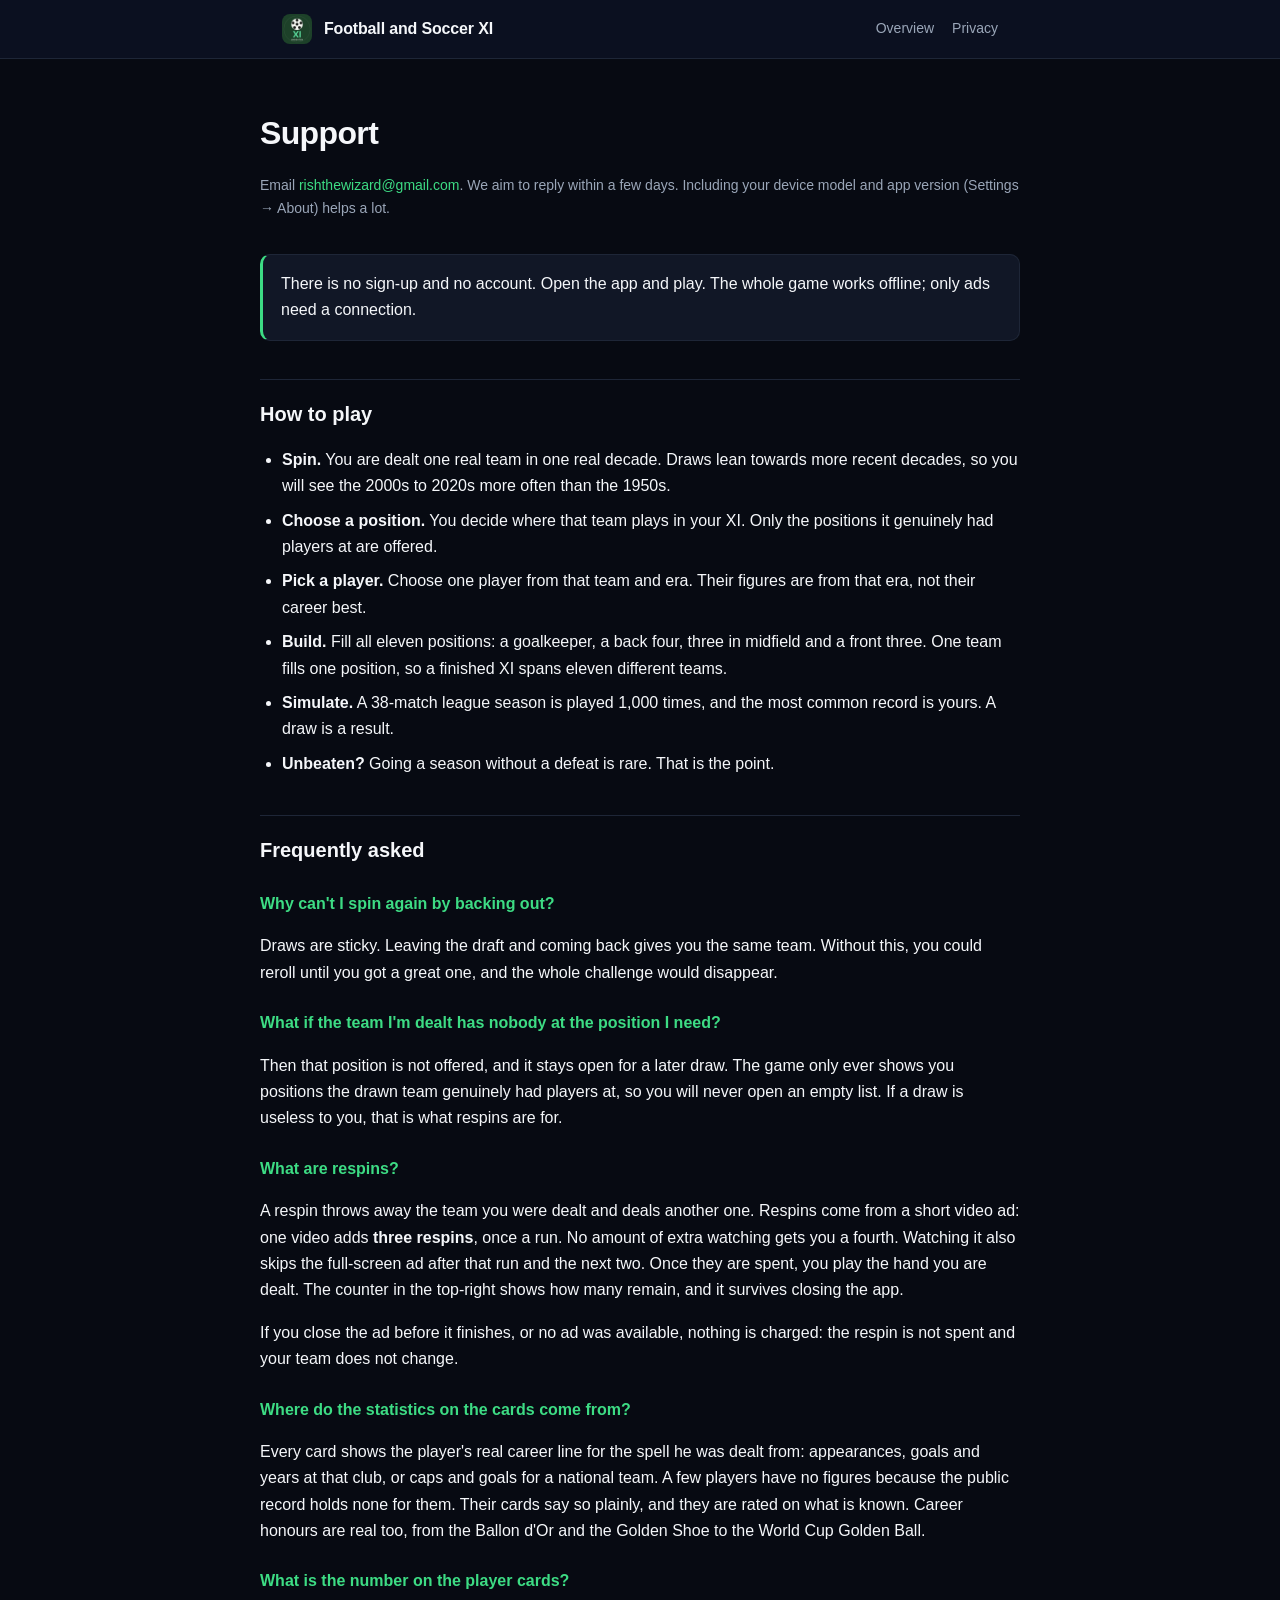
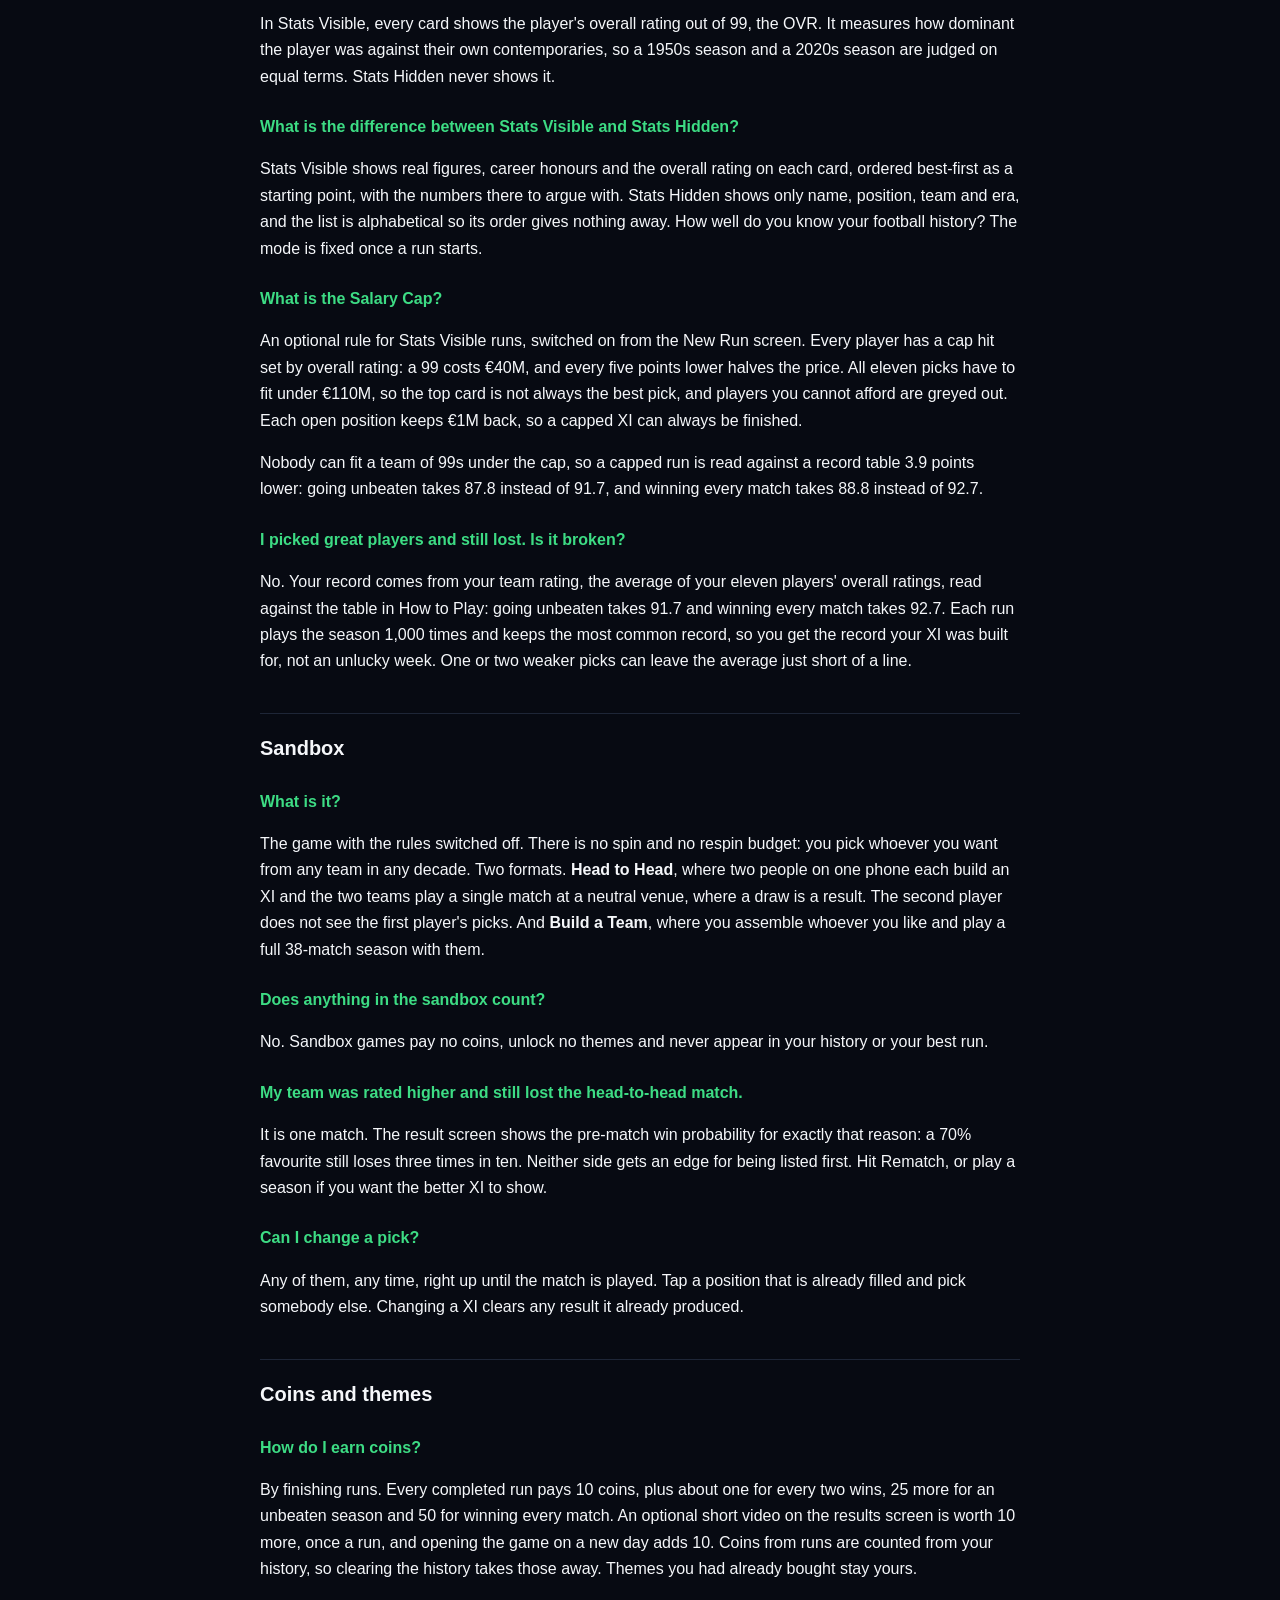
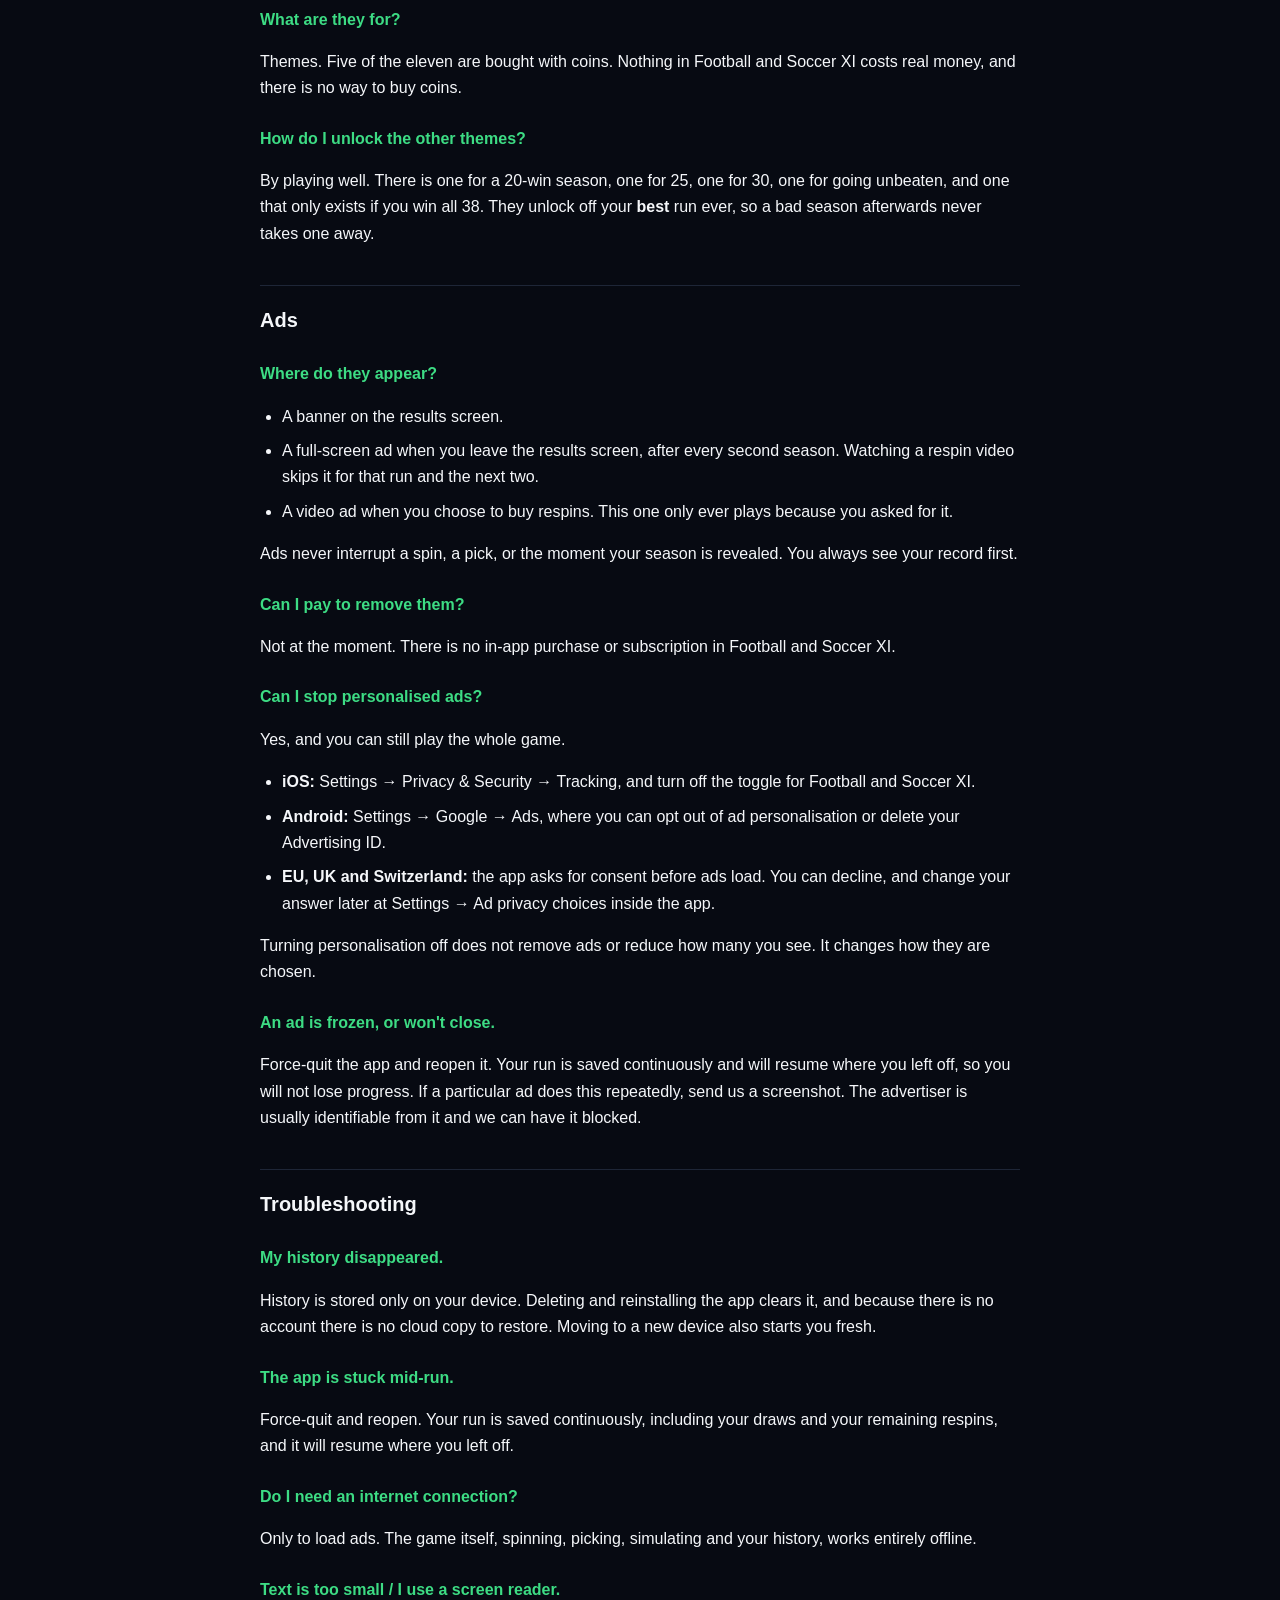
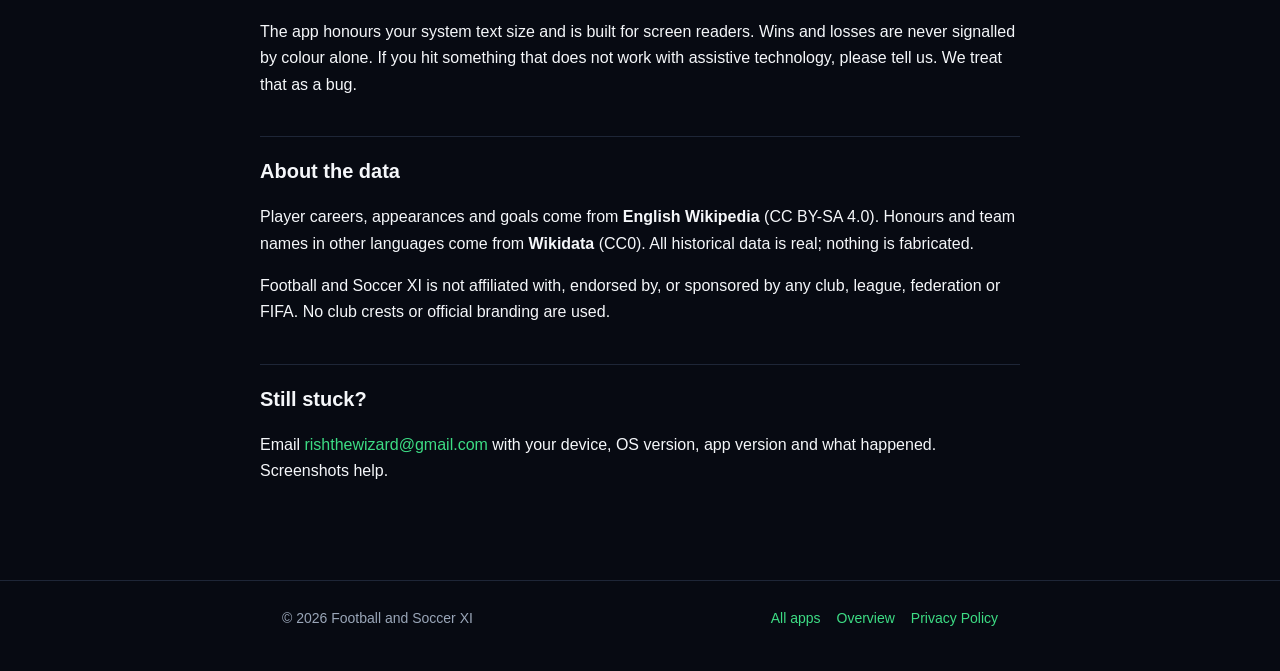
<file: unbeatenxi/support.html>
<!doctype html>
<html lang="en">
<head>
<meta charset="utf-8">
<meta name="viewport" content="width=device-width, initial-scale=1">
<title>Support — Football and Soccer XI</title>
<meta name="description" content="Help with Football and Soccer XI: how to play, respins, the sandbox, coins and themes, ads, and troubleshooting.">
<link rel="stylesheet" href="../style.css">
<link rel="icon" type="image/png" href="icon.png">
<link rel="apple-touch-icon" href="icon.png">
</head>
<body class="app-xi">

<header>
  <div class="wrap">
    <img class="logo" src="icon.png" alt="Football and Soccer XI app icon">
    <span class="brand">Football and Soccer XI</span>
    <nav>
      <a href="index.html">Overview</a>
      <a href="privacy.html">Privacy</a>
    </nav>
  </div>
</header>

<main class="wrap doc">

  <h1>Support</h1>
  <p class="updated">
    Email <a href="mailto:rishthewizard@gmail.com">rishthewizard@gmail.com</a>.
    We aim to reply within a few days. Including your device model and app
    version (Settings → About) helps a lot.
  </p>

  <div class="callout">
    <p>
      There is no sign-up and no account. Open the app and play. The whole game
      works offline; only ads need a connection.
    </p>
  </div>

  <h2>How to play</h2>
  <ul>
    <li><strong>Spin.</strong> You are dealt one real team in one real decade.
        Draws lean towards more recent decades, so you will see the 2000s to
        2020s more often than the 1950s.</li>
    <li><strong>Choose a position.</strong> You decide where that team plays in
        your XI. Only the positions it genuinely had players at are
        offered.</li>
    <li><strong>Pick a player.</strong> Choose one player from that team and era.
        Their figures are from that era, not their career best.</li>
    <li><strong>Build.</strong> Fill all eleven positions: a goalkeeper, a back four, three in midfield and a front three.
        One team fills one position, so a finished XI spans eleven
        different teams.</li>
    <li><strong>Simulate.</strong> A 38-match league season is played 1,000
        times, and the most common record is yours. A draw is a result.</li>
    <li><strong>Unbeaten?</strong> Going a season without a defeat is rare. That is the point.</li>
  </ul>

  <h2>Frequently asked</h2>

  <h3>Why can't I spin again by backing out?</h3>
  <p>
    Draws are sticky. Leaving the draft and coming back gives you the same team.
    Without this, you could reroll until you got a great one, and the whole
    challenge would disappear.
  </p>

  <h3>What if the team I'm dealt has nobody at the position I need?</h3>
  <p>
    Then that position is not offered, and it stays open for a later draw. The
    game only ever shows you positions the drawn team genuinely had players at,
    so you will never open an empty list. If a draw is useless to you, that is
    what respins are for.
  </p>

  <h3>What are respins?</h3>
  <p>
    A respin throws away the team you were dealt and deals another one. Respins
    come from a short video ad: one video adds <strong>three respins</strong>,
    once a run. No amount of extra watching gets you a fourth. Watching it also skips the full-screen ad after that run and the next two. Once they are
    spent, you play the hand you are dealt. The counter in the top-right shows
    how many remain, and it survives closing the app.
  </p>
  <p>
    If you close the ad before it finishes, or no ad was available, nothing is
    charged: the respin is not spent and your team does not change.
  </p>

  <h3>Where do the statistics on the cards come from?</h3>
  <p>
    Every card shows the player's real career line for the spell he was dealt from: appearances, goals and years at that club, or caps and goals for a national team. A few players have no figures because the public record holds none for them. Their cards say so plainly, and they are rated on what is known. Career honours are real too, from the Ballon d'Or and the Golden Shoe to the World Cup Golden Ball.
  </p>

  <h3>What is the number on the player cards?</h3>
  <p>
    In Stats Visible, every card shows the player's overall rating out of 99,
    the OVR. It measures how dominant the player was against their own
    contemporaries, so a 1950s season and a 2020s season are judged on equal terms.
    Stats Hidden never shows it.
  </p>

  <h3>What is the difference between Stats Visible and Stats Hidden?</h3>
  <p>
    Stats Visible shows real figures, career honours and the overall rating on
    each card, ordered
    best-first as a starting point, with the numbers there to argue with. Stats
    Hidden shows only name, position, team and era, and the list is alphabetical
    so its order gives nothing away. How well do you know your
    football history? The mode is fixed once a run starts.
  </p>

  <h3>What is the Salary Cap?</h3>
  <p>
    An optional rule for Stats Visible runs, switched on from the New Run
    screen. Every player has a cap hit set by overall rating: a 99 costs
    €40M, and every five points lower halves the price. All eleven picks have
    to fit under €110M, so the top card is not always the best pick, and
    players you cannot afford are greyed out. Each open position keeps €1M
    back, so a capped XI can always be finished.
  </p>
  <p>
    Nobody can fit a team of 99s under the cap, so a capped run is read against
    a record table 3.9 points lower: going unbeaten takes 87.8 instead of 91.7, and winning every match takes 88.8 instead of 92.7.
  </p>

  <h3>I picked great players and still lost. Is it broken?</h3>
  <p>
    No. Your record comes from your team rating, the average of your
    eleven players' overall ratings, read against the table in How to Play:
    going unbeaten takes 91.7 and winning every match takes 92.7. Each run plays the season 1,000 times and keeps the most
    common record, so you get the record your XI was built for, not an
    unlucky week. One or two weaker picks can leave the average just short of
    a line.
  </p>

  <h2>Sandbox</h2>

  <h3>What is it?</h3>
  <p>
    The game with the rules switched off. There is no spin and no respin budget:
    you pick whoever you want from any team in any decade. Two formats.
    <strong>Head to Head</strong>, where two people on one phone each build
    an XI and the two teams play a single match at a neutral
    venue, where a draw is a result. The second player does not see the first player's picks.
    And <strong>Build a Team</strong>, where you assemble whoever you like and
    play a full 38-match season with them.
  </p>

  <h3>Does anything in the sandbox count?</h3>
  <p>
    No. Sandbox games pay no coins, unlock no themes and never appear in your
    history or your best run.
  </p>

  <h3>My team was rated higher and still lost the head-to-head match.</h3>
  <p>
    It is one match. The result screen shows the pre-match win probability for
    exactly that reason: a 70% favourite still loses three times in ten. Neither
    side gets an edge for being listed first. Hit Rematch, or play a season if
    you want the better XI to show.
  </p>

  <h3>Can I change a pick?</h3>
  <p>
    Any of them, any time, right up until the match is played. Tap a position
    that is already filled and pick somebody else. Changing a XI clears
    any result it already produced.
  </p>

  <h2>Coins and themes</h2>

  <h3>How do I earn coins?</h3>
  <p>
    By finishing runs. Every completed run pays 10 coins, plus about one for every two wins, 25 more for an unbeaten season and 50 for winning every match. An optional short video on the results screen is worth 10 more, once a run, and opening the game on a new day adds 10. Coins from runs are counted from your
    history, so clearing the history takes those away. Themes you had already
    bought stay yours.
  </p>

  <h3>What are they for?</h3>
  <p>
    Themes. Five of the eleven are bought with coins. Nothing in Football and Soccer XI
    costs real money, and there is no way to buy coins.
  </p>

  <h3>How do I unlock the other themes?</h3>
  <p>
    By playing well. There is one for a 20-win season, one for 25, one for 30, one for going unbeaten, and one that only exists if you win all 38. They unlock off your <strong>best</strong> run
    ever, so a bad season afterwards never takes one away.
  </p>

  <h2>Ads</h2>

  <h3>Where do they appear?</h3>
  <ul>
    <li>A banner on the results screen.</li>
    <li>A full-screen ad when you leave the results screen, after every
        second season. Watching a respin video skips it for that run and the
        next two.</li>
    <li>A video ad when you choose to buy respins. This one only ever plays
        because you asked for it.</li>
  </ul>
  <p>
    Ads never interrupt a spin, a pick, or the moment your season is revealed.
    You always see your record first.
  </p>

  <h3>Can I pay to remove them?</h3>
  <p>
    Not at the moment. There is no in-app purchase or subscription in
    Football and Soccer XI.
  </p>

  <h3>Can I stop personalised ads?</h3>
  <p>Yes, and you can still play the whole game.</p>
  <ul>
    <li><strong>iOS:</strong> Settings → Privacy &amp; Security → Tracking, and
        turn off the toggle for Football and Soccer XI.</li>
    <li><strong>Android:</strong> Settings → Google → Ads, where you can opt out
        of ad personalisation or delete your Advertising ID.</li>
    <li><strong>EU, UK and Switzerland:</strong> the app asks for consent before
        ads load. You can decline, and change your answer later at
        Settings → Ad privacy choices inside the app.</li>
  </ul>
  <p>
    Turning personalisation off does not remove ads or reduce how many you see.
    It changes how they are chosen.
  </p>

  <h3>An ad is frozen, or won't close.</h3>
  <p>
    Force-quit the app and reopen it. Your run is saved continuously and will
    resume where you left off, so you will not lose progress. If a particular ad
    does this repeatedly, send us a screenshot. The advertiser is usually
    identifiable from it and we can have it blocked.
  </p>

  <h2>Troubleshooting</h2>

  <h3>My history disappeared.</h3>
  <p>
    History is stored only on your device. Deleting and reinstalling the app
    clears it, and because there is no account there is no cloud copy to
    restore. Moving to a new device also starts you fresh.
  </p>

  <h3>The app is stuck mid-run.</h3>
  <p>
    Force-quit and reopen. Your run is saved continuously, including your draws
    and your remaining respins, and it will resume where you left off.
  </p>

  <h3>Do I need an internet connection?</h3>
  <p>
    Only to load ads. The game itself, spinning, picking, simulating and your
    history, works entirely offline.
  </p>

  <h3>Text is too small / I use a screen reader.</h3>
  <p>
    The app honours your system text size and is built for screen readers. Wins
    and losses are never signalled by colour alone. If you hit something that
    does not work with assistive technology, please tell us. We treat that as a
    bug.
  </p>

  <h2>About the data</h2>
  <p>
    Player careers, appearances and goals come from <strong>English Wikipedia</strong> (CC BY-SA 4.0). Honours and team names in other languages come from <strong>Wikidata</strong> (CC0). All historical data is real; nothing is fabricated.
  </p>
  <p>
    Football and Soccer XI is not affiliated with, endorsed by, or sponsored by any club, league, federation or FIFA. No club crests or official branding are used.
  </p>

  <h2>Still stuck?</h2>
  <p>
    Email <a href="mailto:rishthewizard@gmail.com">rishthewizard@gmail.com</a>
    with your device, OS version, app version and what happened. Screenshots
    help.
  </p>

</main>

<footer>
  <div class="wrap">
    <span>© 2026 Football and Soccer XI</span>
    <nav>
      <a href="../index.html">All apps</a>
      <a href="index.html">Overview</a>
      <a href="privacy.html">Privacy Policy</a>
    </nav>
  </div>
</footer>

</body>
</html>
</file>
<file: style.css>
/* Quantify site — brand palette lifted from the app (lib/theme/app_colors.dart) */
:root {
  --bg: #070A12;
  --bg-elev: #0B1020;
  --surface: #111726;
  --border: #1E2637;
  --primary: #2EE6A6;
  --teal: #22D3C5;
  --gold: #F4C261;
  --text: #F5F7FA;
  --muted: #9AA6B8;
  --maxw: 760px;
}

* { box-sizing: border-box; }

body {
  margin: 0;
  background: var(--bg);
  color: var(--text);
  font: 16px/1.65 -apple-system, BlinkMacSystemFont, "Segoe UI", Roboto,
    Helvetica, Arial, sans-serif;
  -webkit-font-smoothing: antialiased;
}

a { color: var(--primary); text-decoration: none; }
a:hover { text-decoration: underline; }

.wrap { max-width: var(--maxw); margin: 0 auto; padding: 0 22px; }

/* Header */
header {
  border-bottom: 1px solid var(--border);
  background: var(--bg-elev);
  position: sticky;
  top: 0;
  z-index: 10;
}
header .wrap {
  display: flex;
  align-items: center;
  gap: 12px;
  padding-top: 14px;
  padding-bottom: 14px;
}
.logo {
  width: 30px; height: 30px; border-radius: 8px;
  background: linear-gradient(135deg, var(--primary), var(--teal));
  display: grid; place-items: center;
  color: #06251A; font-weight: 800; font-size: 13px;
}
img.logo { display: block; background: none; object-fit: cover; }
.brand { font-weight: 700; letter-spacing: -0.01em; }
header nav { margin-left: auto; display: flex; gap: 18px; font-size: 14px; }
header nav a { color: var(--muted); }

/* Hero */
.hero { padding: 72px 0 56px; text-align: center; }
.hero h1 {
  font-size: clamp(34px, 6vw, 52px);
  line-height: 1.08;
  letter-spacing: -0.03em;
  margin: 0 0 16px;
}
.hero h1 .grad {
  background: linear-gradient(120deg, var(--primary), var(--teal));
  -webkit-background-clip: text;
  background-clip: text;
  -webkit-text-fill-color: transparent;
}
.hero p { color: var(--muted); font-size: 18px; max-width: 560px; margin: 0 auto 30px; }

.btn {
  display: inline-block;
  background: linear-gradient(120deg, var(--primary), var(--teal));
  color: #06251A;
  font-weight: 700;
  padding: 13px 26px;
  border-radius: 12px;
}
.btn:hover { text-decoration: none; opacity: 0.92; }

/* Feature grid */
.features {
  display: grid;
  grid-template-columns: repeat(auto-fit, minmax(220px, 1fr));
  gap: 14px;
  padding-bottom: 72px;
}
.card {
  background: var(--surface);
  border: 1px solid var(--border);
  border-radius: 14px;
  padding: 20px;
}
.card h3 { margin: 0 0 6px; font-size: 16px; }
.card p { margin: 0; color: var(--muted); font-size: 14.5px; }
.ico { font-size: 20px; margin-bottom: 10px; }

/* Long-form doc pages */
.doc { padding: 48px 0 80px; }
.doc h1 { font-size: 32px; letter-spacing: -0.02em; margin: 0 0 6px; }
.doc .updated { color: var(--muted); font-size: 14px; margin-bottom: 34px; }
.doc h2 {
  font-size: 20px;
  margin: 38px 0 12px;
  padding-top: 18px;
  border-top: 1px solid var(--border);
}
.doc h3 { font-size: 16px; margin: 24px 0 8px; color: var(--primary); }
.doc ul { padding-left: 22px; }
.doc li { margin-bottom: 8px; }
.doc strong { color: var(--text); }
.callout {
  background: var(--surface);
  border: 1px solid var(--border);
  border-left: 3px solid var(--primary);
  border-radius: 10px;
  padding: 16px 18px;
  margin: 20px 0;
}
.callout p { margin: 0; }

footer {
  border-top: 1px solid var(--border);
  padding: 26px 0 40px;
  color: var(--muted);
  font-size: 14px;
}
footer .wrap { display: flex; flex-wrap: wrap; gap: 16px; align-items: center; }
footer nav { margin-left: auto; display: flex; gap: 16px; }

/* ---------------------------------------------------------------------------
   Developer landing page
   Added when the site grew from one app to two. The root is now a directory of
   apps; each app keeps its own page, privacy policy and support page beneath.
   --------------------------------------------------------------------------- */

/* Per-app accent. Each app page sets --primary/--teal on <body> so the shared
   components pick up that app's colour without duplicating the stylesheet. */
body.app-football { --primary: #3DDC84; --teal: #2FBF71; }
body.app-hockey { --primary: #7CC4FF; --teal: #3D8BD9; }
body.app-xi { --primary: #3DDC84; --teal: #1F9E5C; }

.apps { display: grid; gap: 16px; padding-bottom: 72px; }

.app-card {
  display: flex;
  align-items: center;
  gap: 18px;
  background: var(--surface);
  border: 1px solid var(--border);
  border-radius: 16px;
  padding: 22px;
  color: inherit;
}
.app-card:hover { text-decoration: none; border-color: var(--primary); }
.app-card .mark {
  flex: 0 0 auto;
  width: 58px; height: 58px;
  border-radius: 14px;
  display: grid; place-items: center;
  font-weight: 800; font-size: 20px;
  letter-spacing: -0.02em;
}
.app-card img.mark { object-fit: cover; display: block; }
.app-card .mark.quantify {
  background: linear-gradient(135deg, #2EE6A6, #22D3C5); color: #06251A;
}
.app-card .mark.football {
  background: #DCE9D5; color: #111; font-family: Georgia, "Times New Roman", serif;
}
.app-card .mark.hockey {
  background: #DCEBF7; color: #111; font-family: Georgia, "Times New Roman", serif;
}
.app-card .mark.xi {
  background: #D7EFDC; color: #111; font-family: Georgia, "Times New Roman", serif;
}
.app-card h3 { margin: 0 0 4px; font-size: 18px; letter-spacing: -0.01em; }
.app-card p { margin: 0; color: var(--muted); font-size: 14.5px; }
.app-card .go { margin-left: auto; color: var(--muted); font-size: 22px; }

.section-label {
  text-transform: uppercase;
  letter-spacing: 0.08em;
  font-size: 12px;
  color: var(--muted);
  margin: 0 0 14px;
}

.doc table { border-collapse: collapse; width: 100%; margin: 18px 0; font-size: 14.5px; }
.doc th, .doc td {
  border: 1px solid var(--border);
  padding: 9px 12px;
  text-align: left;
  vertical-align: top;
}
.doc th { background: var(--surface); font-weight: 600; }
</file>
